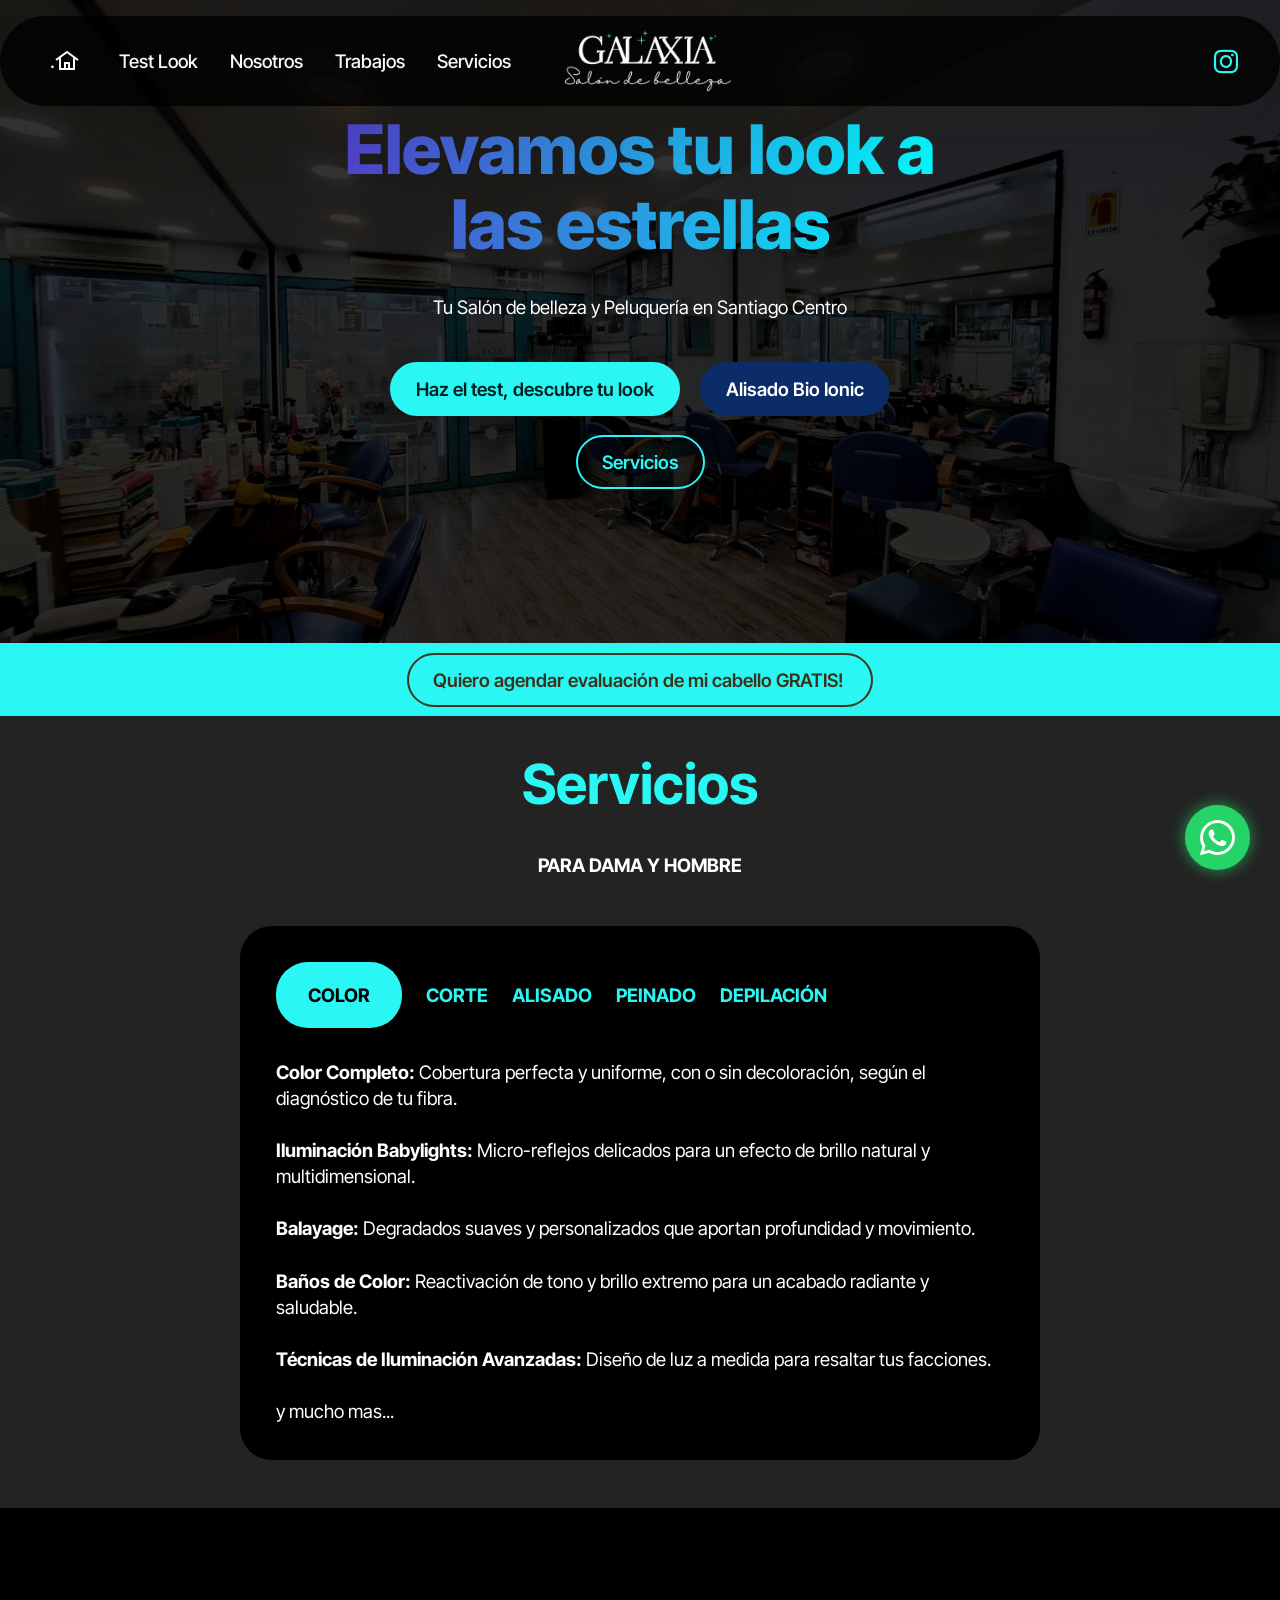
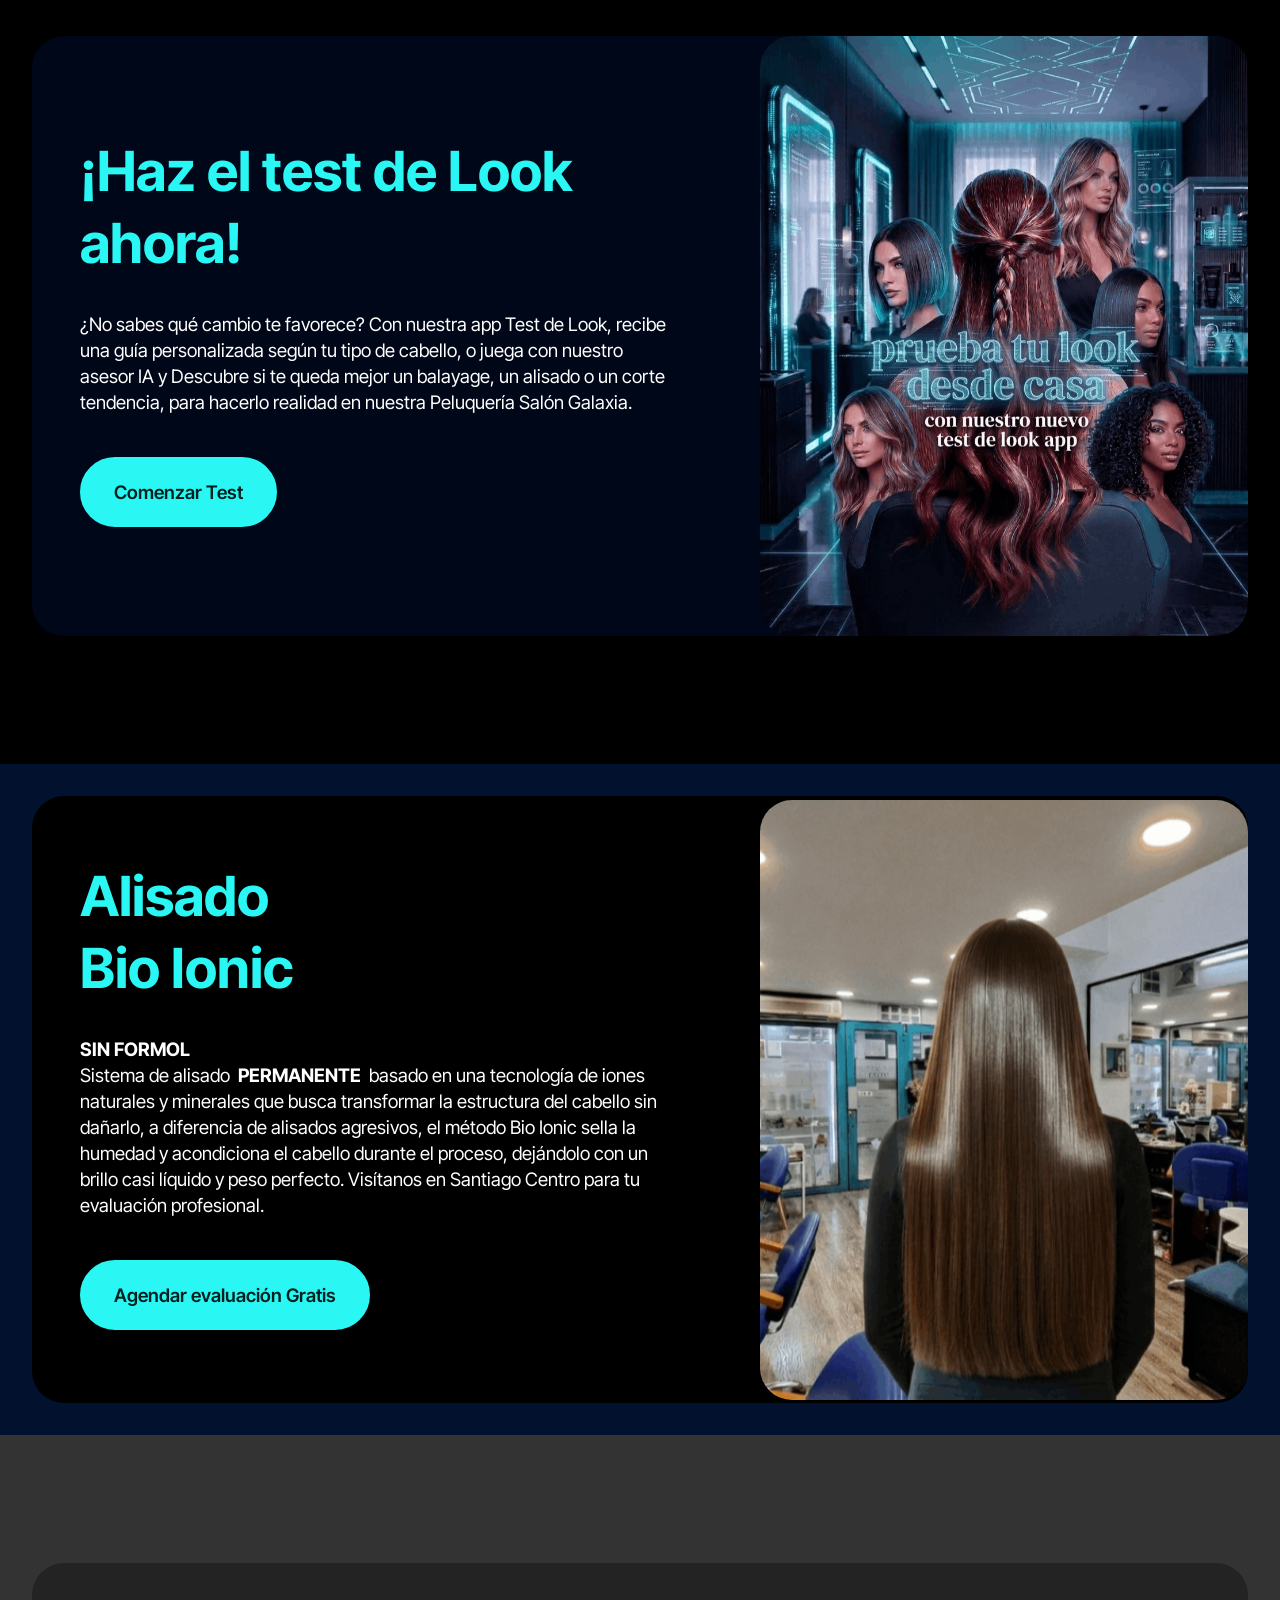
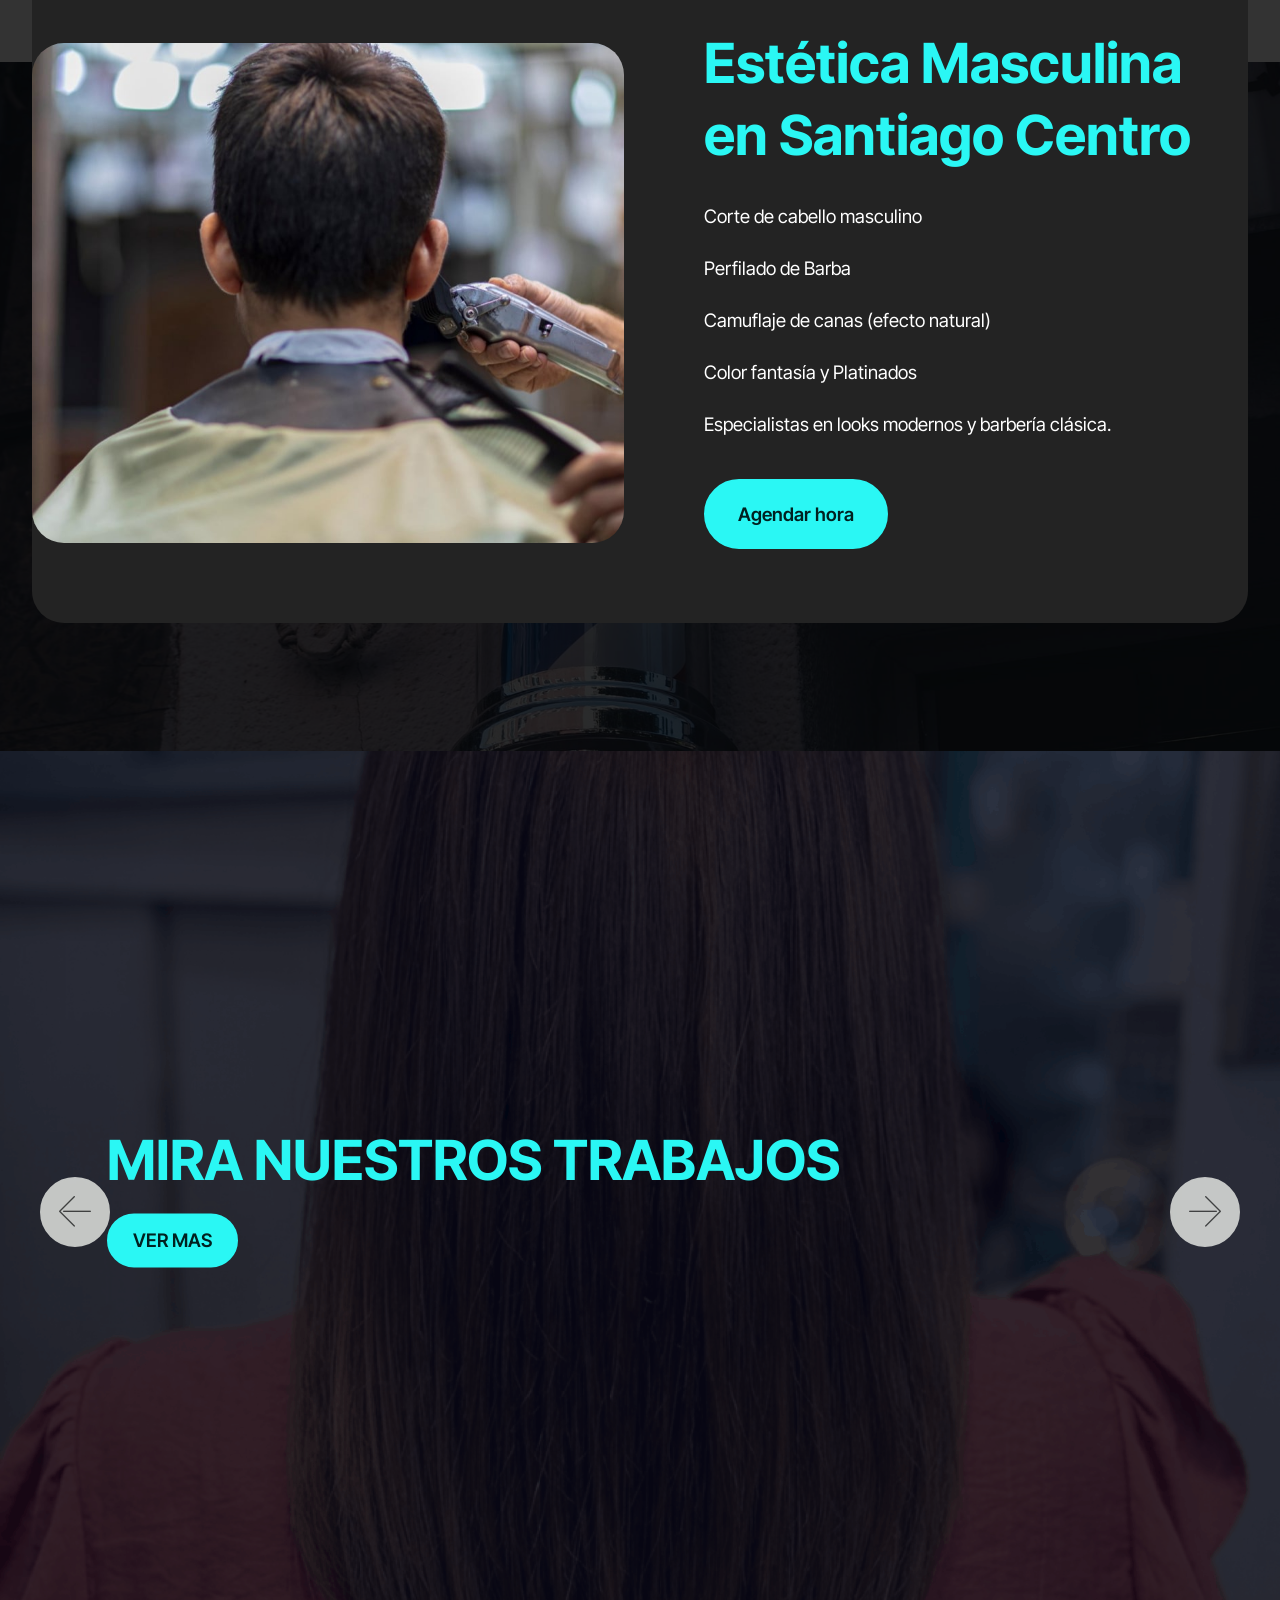
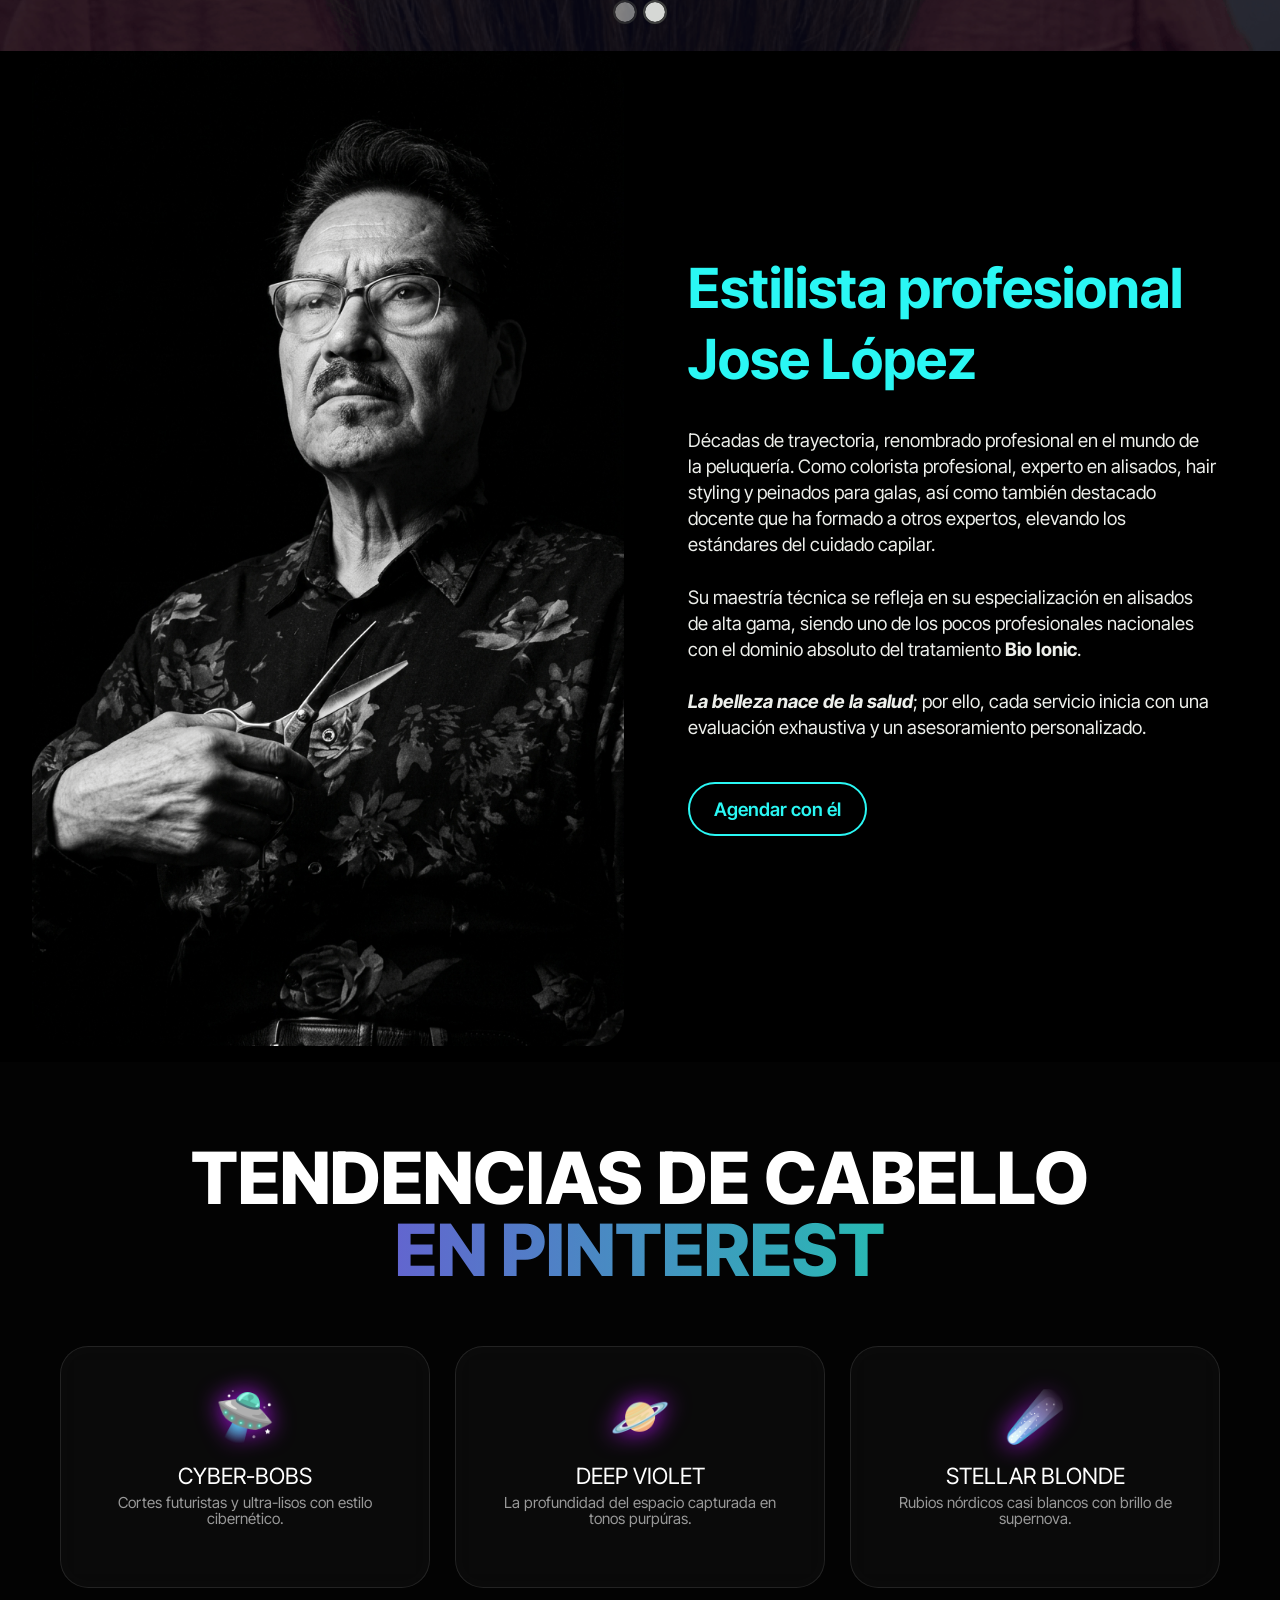
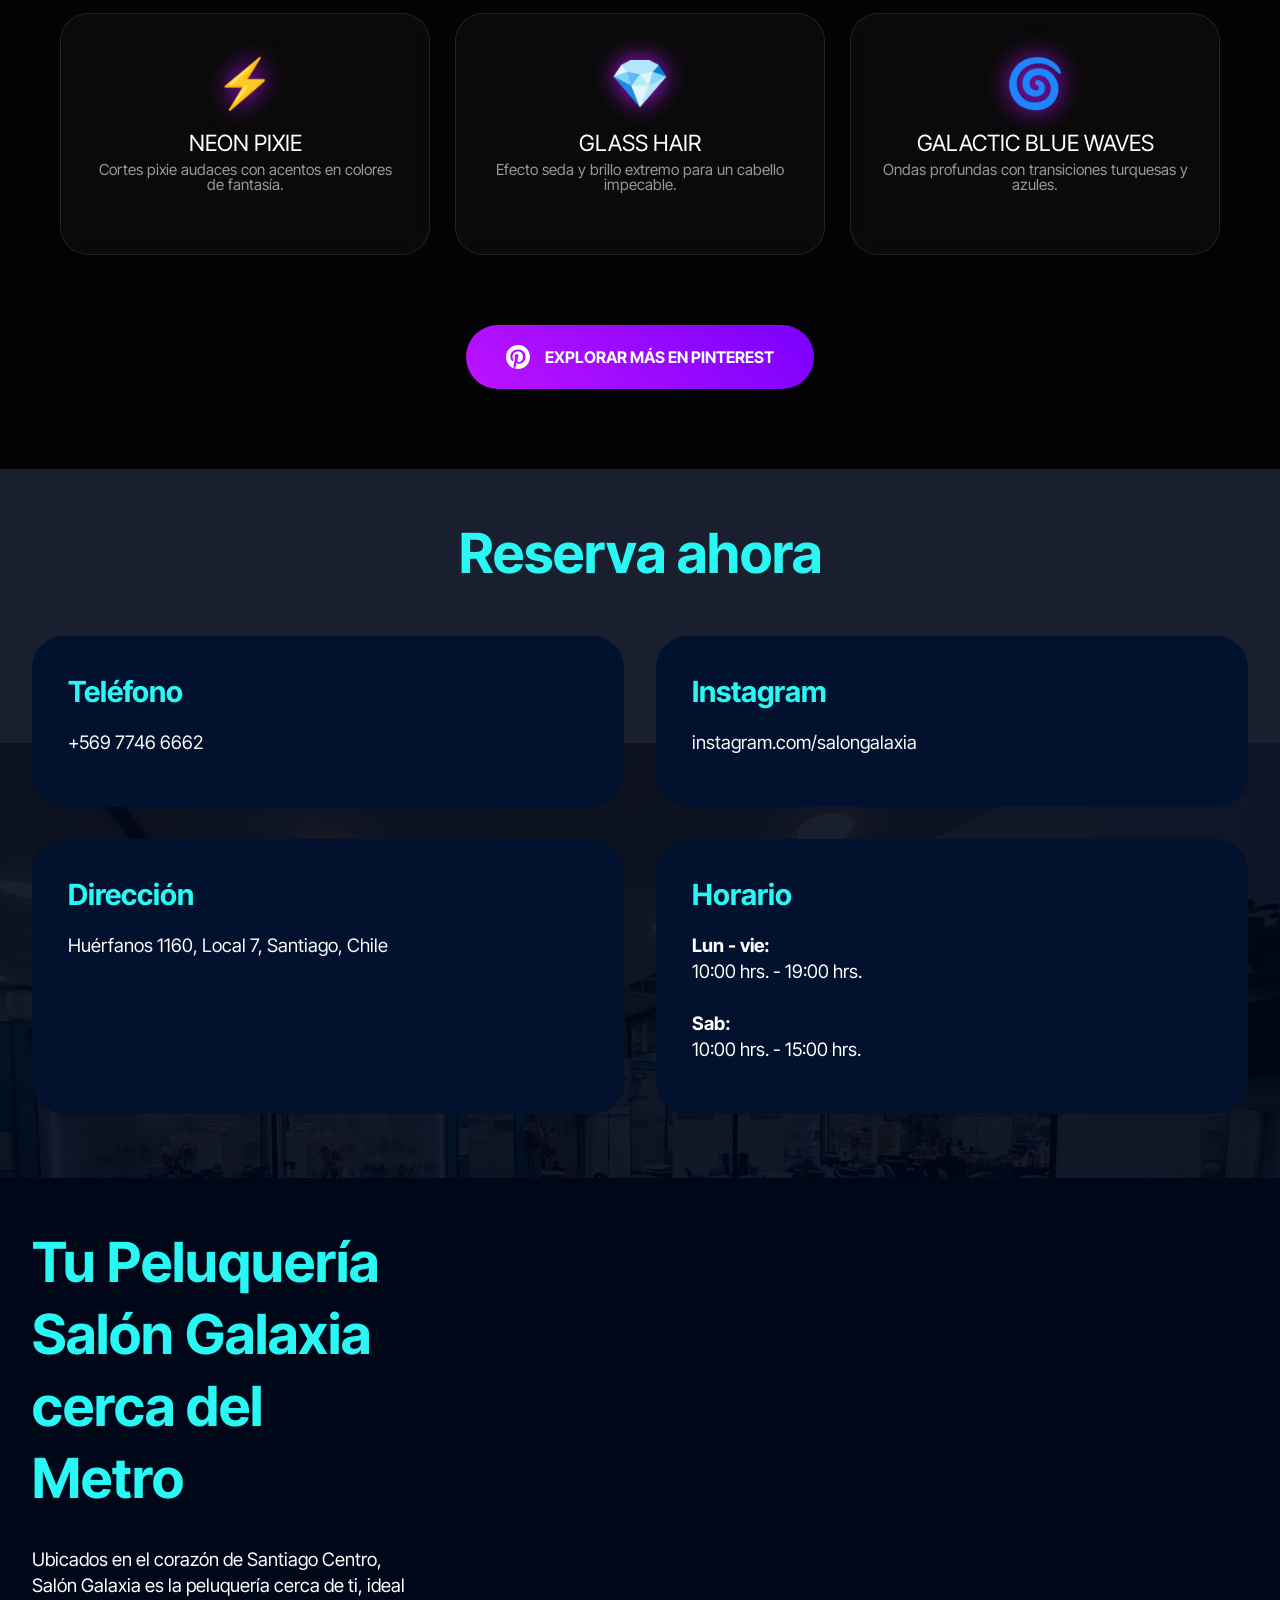
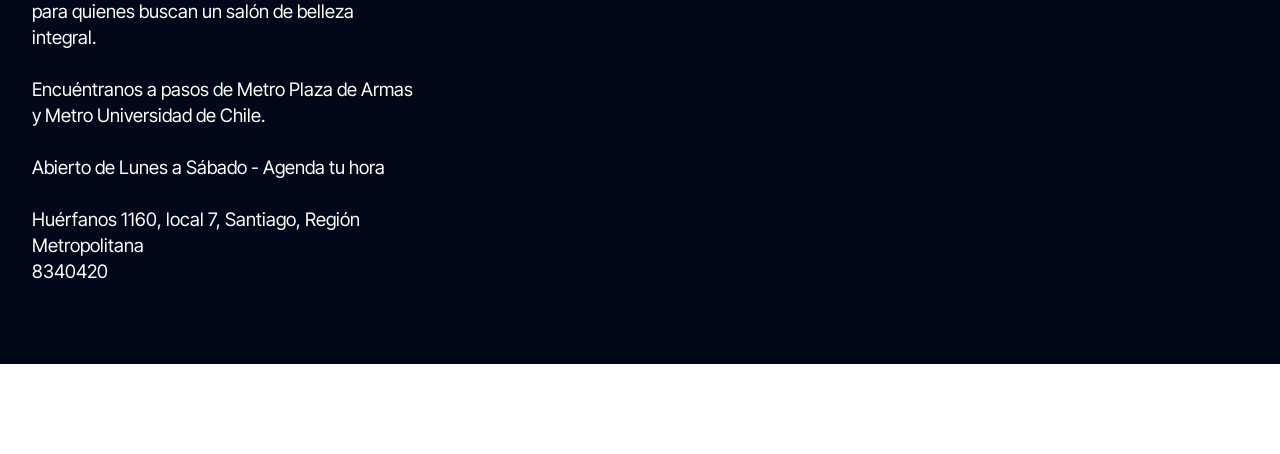
<file: index.html>
<!DOCTYPE html>
<html  >
<head>
  <meta charset="UTF-8">
  <meta http-equiv="X-UA-Compatible" content="IE=edge">
  <meta name="viewport" content="width=device-width, initial-scale=1, minimum-scale=1">
  <link rel="shortcut icon" href="assets/images/logo-galaxia-2023-mesa-de-trabajo-4-copia-3.svg" type="image/x-icon">
  <meta name="description" content="¿Buscas una peluquería cerca de ti? Somos expertos en alisado permanente Bio Ionic, balayage, peinados para eventos, camuflaje de canas para hombres, bótox capilar y venta de productos veganos, ubicados en Santiago Centro. Manicure, depilación, ¡Reserva online!
¡Haz nuestro test de look gratuito y encuentra tu estilo ideal">
  
  
  <title>Peluquería y Estética en Santiago Centro | Salón Galaxia</title>
  <link rel="stylesheet" href="assets/web/assets/mobirise-icons2/mobirise2.css">
  <link rel="stylesheet" href="assets/web/assets/mobirise-icons/mobirise-icons.css">
  <link rel="stylesheet" href="assets/bootstrap/css/bootstrap.min.css">
  <link rel="stylesheet" href="assets/bootstrap/css/bootstrap-grid.min.css">
  <link rel="stylesheet" href="assets/bootstrap/css/bootstrap-reboot.min.css">
  <link rel="stylesheet" href="assets/parallax/jarallax.css">
  <link rel="stylesheet" href="assets/dropdown/css/style.css">
  <link rel="stylesheet" href="assets/socicon/css/styles.css">
  <link rel="stylesheet" href="assets/theme/css/style.css">
  <link rel="preload" href="https://fonts.googleapis.com/css?family=Inter+Tight:100,200,300,400,500,600,700,800,900,100i,200i,300i,400i,500i,600i,700i,800i,900i&display=swap" as="style" onload="this.onload=null;this.rel='stylesheet'">
  <noscript><link rel="stylesheet" href="https://fonts.googleapis.com/css?family=Inter+Tight:100,200,300,400,500,600,700,800,900,100i,200i,300i,400i,500i,600i,700i,800i,900i&display=swap"></noscript>
  <link rel="preload" as="style" href="assets/mobirise/css/mbr-additional.css?v=bTwr4h"><link rel="stylesheet" href="assets/mobirise/css/mbr-additional.css?v=bTwr4h" type="text/css">

  
  
  
</head>
<body>
  
  <section data-bs-version="5.1" class="menu menu3 cid-vcV7arvGO5" once="menu" id="menu03-0">
	

	<nav class="navbar navbar-dropdown navbar-fixed-top navbar-expand-lg">
		<div class="container">
			<div class="navbar-brand">
				<span class="navbar-logo">
					<a href="index.html">
						<img src="assets/images/logo-galaxia-2023-4-404x145.png" alt="Logo de Salón Galaxia, Peluquería Galaxia, peluqería tendencia en Santiago Centro especialista en alisado permanente Bio Ionic, balayage y estética integral cerca de mi ubicación." style="height: 3.8rem;">
					</a>
				</span>
				
			</div>
			<button class="navbar-toggler" type="button" data-toggle="collapse" data-bs-toggle="collapse" data-target="#navbarSupportedContent" data-bs-target="#navbarSupportedContent" aria-controls="navbarNavAltMarkup" aria-expanded="false" aria-label="Toggle navigation">
				<div class="hamburger">
					<span></span>
					<span></span>
					<span></span>
					<span></span>
				</div>
			</button>
			<div class="collapse navbar-collapse" id="navbarSupportedContent">
				<ul class="navbar-nav nav-dropdown nav-right" data-app-modern-menu="true"><li class="nav-item">
						<a class="nav-link link text-white text-primary display-4" href="index.html">.<span class="mobi-mbri mobi-mbri-home mbr-iconfont mbr-iconfont-btn"></span></a>
					</li><li class="nav-item"><a class="nav-link link text-white text-primary display-4" href="testlook.html">Test Look</a></li>
					<li class="nav-item">
						<a class="nav-link link show text-white text-primary display-4" href="nosotros.html" aria-expanded="false">Nosotros</a>
					</li>
					<li class="nav-item">
						<a class="nav-link link text-white text-primary display-4" href="galeria.html">Trabajos</a>
					</li><li class="nav-item"><a class="nav-link link text-white display-4" href="index.html#tabs1-7">Servicios</a></li></ul>
				<div class="icons-menu">
					<a class="iconfont-wrapper" href="https://www.instagram.com/salongalaxia/" target="_blank">
						<span class="p-2 mbr-iconfont socicon-instagram socicon"></span>
					</a>
					
					
					
				</div>
				
			</div>
		</div>
	</nav>
</section>

<section data-bs-version="5.1" class="header09 startm5 cid-vcVlDHA5f6 mbr-parallax-background" id="header09-1">	
    
	<div class="mbr-overlay" style="opacity: 0.8; background-color: rgb(0, 0, 0);"></div>
	
	<div class="container">
		<div class="row">
			<div class="content-wrap col-12 col-md-7">
<style>
    /* Selector específico para que MR */
    h1.display-1 strong.titulo-galactico {
        display: block !important;
        width: 100% !important;
        /* El degradado de movimiento largo para que se note */
        background-image: linear-gradient(90deg, #533cc6, #00ffff, #533cc6, #00ffff) !important;
        background-size: 300% 100% !important;
        
        /* Recorte de texto */
        background-clip: text !important;
        -webkit-background-clip: text !important;
        
        /* Color transparente para fondo */
        color: transparent !important;
        -webkit-text-fill-color: transparent !important;
        
        font-weight: 800 !important;
        
        /* Animación forzada */
        animation: moverDegradado 5s linear infinite !important;
    }

    @keyframes moverDegradado {
        0% { background-position: 0% 50%; }
        100% { background-position: 100% 50%; }
    }
</style>

<h1 class="mbr-section-title mbr-fonts-style mbr-white mb-4 display-1">
    <strong class="titulo-galactico">Elevamos tu look a las estrellas</strong>
</h1>			
				<p class="mbr-fonts-style mbr-text mbr-white mb-4 display-7">
					Tu Salón de belleza y Peluquería en Santiago Centro</p>
				<div class="mbr-section-btn"><a class="btn btn-warning display-7" href="testlook.html">Haz el test, descubre tu look</a> <a class="btn btn-primary display-7" href="index.html#article05-f">Alisado Bio Ionic</a> <a class="btn btn-warning-outline display-7" href="index.html#tabs1-7">Servicios</a></div>
			</div>
		</div>
	</div>
</section>

<section data-bs-version="5.1" class="content11 cid-vcVA4JP2u3" id="content11-8">
    
    <div class="container">
        <div class="row justify-content-center">
            <div class="col-md-12 col-lg-10">
                <div class="mbr-section-btn align-center"><a class="btn btn-success-outline display-4" href="https://wa.me/56977466662?text=Hola%20José,%20ví%20el%20la%20página%20web%20y%20quiero%20agendar%20una%20hora%20para%20evaluar%20mi%20cabello%20y%20ver%20como%20podemos%20mejorarlo">Quiero agendar evaluación de mi cabello GRATIS!&nbsp;</a></div>
            </div>
        </div>
    </div>
</section>

<section data-bs-version="5.1" class="tabs content18 cid-vcVzMQUVUn" id="tabs1-7">

    

    
    
    <div class="container-fluid">
        <div class="row justify-content-center mb-5">
            <div class="col-12 content-head">
                <h3 class="mbr-section-title mb-0 mbr-fonts-style display-2">
                    <strong>Servicios</strong></h3>
                <h4 class="mbr-section-subtitle mb-0 mt-4 mbr-fonts-style display-7"><strong>PARA DAMA Y HOMBRE</strong></h4>
            </div>
        </div>
        <div class="row justify-content-center">
            <div class="col-12 col-md-8">
                <div class="item-wrapper">
                    <ul class="nav nav-tabs mb-4" role="tablist">
                        <li class="nav-item first mbr-fonts-style"><a class="nav-link mbr-fonts-style show active display-7" role="tab" data-toggle="tab" data-bs-toggle="tab" href="#tabs1-7_tab0" aria-selected="true"><strong>COLOR</strong></a></li>
                        <li class="nav-item"><a class="nav-link mbr-fonts-style active display-7" role="tab" data-toggle="tab" data-bs-toggle="tab" href="#tabs1-7_tab1" aria-selected="true"><strong>CORTE</strong></a></li>
                        <li class="nav-item"><a class="nav-link mbr-fonts-style display-7" role="tab" data-toggle="tab" data-bs-toggle="tab" href="#tabs1-7_tab2" aria-selected="false"><strong>ALISADO</strong></a></li>
                        <li class="nav-item"><a class="nav-link mbr-fonts-style display-7" role="tab" data-toggle="tab" data-bs-toggle="tab" href="#tabs1-7_tab3" aria-selected="false"><strong>PEINADO</strong></a></li>
                        <li class="nav-item"><a class="nav-link mbr-fonts-style active display-7" role="tab" data-toggle="tab" data-bs-toggle="tab" href="#tabs1-7_tab4" aria-selected="true"><strong>DEPILACIÓN</strong></a></li>
                        
                    </ul>
                    <div class="tab-content">
                        <div id="tab1" class="tab-pane in active" role="tabpanel">
                            <div class="row">
                                <div class="col-md-12">
                                    <p class="mbr-text mbr-fonts-style display-7"><strong>Color Completo:</strong> Cobertura perfecta y uniforme, con o sin decoloración, según el diagnóstico de tu fibra.<br><br><strong>Iluminación Babylights:</strong> Micro-reflejos delicados para un efecto de brillo natural y multidimensional.<br><br><strong>Balayage:</strong> Degradados suaves y personalizados que aportan profundidad y movimiento.<br><br><strong>Baños de Color:</strong> Reactivación de tono y brillo extremo para un acabado radiante y saludable.<br><br><strong>Técnicas de Iluminación Avanzadas:</strong> Diseño de luz a medida para resaltar tus facciones.<br><br>y mucho mas...</p>
                                </div>
                            </div>
                        </div>
                        <div id="tab2" class="tab-pane" role="tabpanel">
                            <div class="row">
                                <div class="col-md-12">
                                    <p class="mbr-text mbr-fonts-style display-7"><strong>Te asesoramos en tu corte:</strong><br><br><strong>Corte</strong>: cortes con diseños personalizados que respetan la caída natural y textura de tu cabello.<br><br><strong>Cambio de Look:</strong> Asesoramiento experto para transformar tu imagen con precisión técnica.<br><br><strong>Mantenimiento de Puntas:</strong> Corte técnico para sanar la fibra sin perder el largo deseado.<br><br>y mocho más...<br></p>
                                </div>
                            </div>
                        </div>
                        <div id="tab3" class="tab-pane" role="tabpanel">
                            <div class="row">
                                <div class="col-md-12">
                                    <p class="mbr-text mbr-fonts-style display-7">
                                        Especialistas en técnicas de tendencia que priorizan la salud de tu cabello.<br><br>Utilizamos una selección de productos de la más alta calidad que se ajustan a las necesidades de tu cabello, logrando un resultado <strong>sedoso, brillante y perfecto.</strong></p>
                                </div>
                            </div>
                        </div>
                        <div id="tab4" class="tab-pane" role="tabpanel">
                            <div class="row">
                                <div class="col-md-12">
                                    <p class="mbr-text mbr-fonts-style display-7"><strong>
                                        Técnicas de vangardia para eventos especiales.</strong><br><strong><br></strong>Peinados para galas, matrimonios, fiestas y Red Carpet y más.&nbsp;</p>
                                </div>
                            </div>
                        </div>
                        <div id="tab5" class="tab-pane" role="tabpanel">
                            <div class="row">
                                <div class="col-md-12">
                                    <p class="mbr-text mbr-fonts-style display-7"><strong>Suavidad absoluta con estándares de higiene clínica.</strong><br><br><strong>Depilación Facial y Corporal:</strong> Técnicas precisas para tu piel tersa y libre de vello.<br><br>Garantizamos máxima privacidad e higiene.</p>
                                </div>
                            </div>
                        </div>
                        
                    </div>
                </div>
            </div>
        </div>
    </div>
</section>

<section data-bs-version="5.1" class="start article05 cid-vduD8hwvJC" id="article05-24">
  

  
  

  <div class="container">
    <div class="row justify-content-center align-items-center">
      <div class="col-12">
        <div class="card-wrapper">
          <div class="row">
            <div class="col-12 col-md-12 col-lg-5 image-wrapper">
              <a href="testlook.html"><img class="w-100" src="assets/images/gemini-generated-image-6nlqdu6nlqdu6nlq-848x1241.png" alt="Test de look virtual para cabello y asesoría de imagen en Salón Galaxia Santiago"></a>
            </div>
            <div class="col-12 col-lg col-md-12">
              <div class="text-wrapper align-left">
                <h1 class="mbr-section-title mbr-fonts-style mb-4 display-2">
                  <strong>¡Haz el test de Look ahora!</strong></h1>
                <p class="mbr-text mbr-fonts-style mb-4 display-7">¿No sabes qué cambio te favorece? Con nuestra app Test de Look, recibe una guía personalizada según tu tipo de cabello, o juega con nuestro asesor IA y Descubre si te queda mejor un balayage, un alisado o un corte tendencia, para hacerlo realidad en nuestra Peluquería Salón Galaxia.</p>
                <div class="mbr-section-btn mt-3"><a class="btn btn-lg btn-warning display-7" href="testlook.html">Comenzar Test</a></div>
              </div>
            </div>
          </div>
        </div>
      </div>
    </div>
  </div>
</section>

<section data-bs-version="5.1" class="start article05 cid-vcWgQ91Ovx" id="article05-f">
  

  
  

  <div class="container">
    <div class="row justify-content-center align-items-center">
      <div class="col-12">
        <div class="card-wrapper">
          <div class="row">
            <div class="col-12 col-md-12 col-lg-5 image-wrapper">
              <img class="w-100" src="assets/images/gemini-generated-image-fd697zfd697zfd69-1-1036x565.png" alt="Resultado de alisado Bio Ionic permanente sin formol en Salón Galaxia Santiago Centro">
            </div>
            <div class="col-12 col-lg col-md-12">
              <div class="text-wrapper align-left">
                <h1 class="mbr-section-title mbr-fonts-style mb-4 display-2">
                  <strong>Alisado</strong><br><strong>Bio Ionic</strong></h1>
                <p class="mbr-text mbr-fonts-style mb-4 display-7"><strong>SIN FORMOL</strong><br>Sistema de alisado&nbsp;&nbsp;<strong>PERMANENTE&nbsp;&nbsp;</strong>basado en una tecnología de iones naturales y minerales que busca transformar la estructura del cabello sin dañarlo, a diferencia de alisados agresivos, el método Bio Ionic sella la humedad y acondiciona el cabello durante el proceso, dejándolo con un brillo casi líquido y peso perfecto. Visítanos en Santiago Centro para tu evaluación profesional.<br>
                </p>
                <div class="mbr-section-btn mt-3"><a class="btn btn-lg btn-warning display-7" href="https://wa.me/56977466662?text=Hola%20José!%20Ví%20su%20página%20web%20y%20me%20intersa%20realizarme%20un%20alisado%20Bio%20Ionic,%20me%20gustaría%20agendar%20una%20evaluación%20de%20mi%20cabello." target="_blank">Agendar evaluación Gratis</a></div>
              </div>
            </div>
          </div>
        </div>
      </div>
    </div>
  </div>
</section>

<section data-bs-version="5.1" class="features024 cid-vd0i16gSsA mbr-parallax-background" id="features024-y">
  

  
  <div class="mbr-overlay" style="opacity: 0.8; background-color: rgb(0, 0, 0);"></div>

  <div class="container">
    <div class="row justify-content-center align-items-center">
      <div class="col-12">
        <div class="card-wrapper">
          <div class="row">
            <div class="col-12 col-md-12 col-lg-6 image-wrapper">
              <img class="w-100" src="assets/images/mbr-1-1256x837.jpeg" alt="Corte de pelo hombre, Barbería, Barbershop y camuflaje de canas en Santiago Centro - Salón Galaxia">
            </div>
            <div class="col-12 col-lg col-md-12">
              <div class="text-wrapper align-left">
                <h5 class="mbr-section-title mbr-fonts-style mb-4 display-2"><strong>Estética Masculina en Santiago Centro</strong></h5>
                
                <p class="mbr-text mbr-fonts-style mb-4 display-7">Corte de cabello masculino<br><br>Perfilado de Barba<br><br>Camuflaje de canas (efecto natural)<br><br>Color fantasía y Platinados<br><br>Especialistas en looks modernos y barbería clásica.<br></p>
                <div class="mbr-section-btn mt-3"><a class="btn btn-lg btn-warning display-7" href="https://wa.me/56977466662?text=Hola%20José!%20Quisiera%20agendar%20una%20hora%20para%20Caballero%20para%20realizarme%20(Corte/Barba/Canas/Otro,%20elige%20tu%20servicio)" target="_blank">Agendar hora</a></div>
              </div>
            </div>
          </div>
        </div>
      </div>
    </div>
  </div>
</section>

<section data-bs-version="5.1" class="carousel slide cid-vd0HUO9HLn" data-interval="false" data-bs-interval="false" id="slider1-18">

    

    <div class="full-screen"><div class="mbr-slider slide carousel" data-keyboard="false" data-bs-keyboard="false" data-ride="carousel" data-bs-ride="carousel" data-interval="6000" data-bs-interval="6000" data-bs-pause="true" data-pause="true"><ol class="carousel-indicators"><li data-app-prevent-settings="" data-target="#slider1-18" data-bs-target="#slider1-18" data-slide-to="0" data-bs-slide-to="0"></li><li data-app-prevent-settings="" data-target="#slider1-18" data-bs-target="#slider1-18" class=" active" data-slide-to="1" data-bs-slide-to="1"></li></ol><div class="carousel-inner" role="listbox"><div class="carousel-item slider-fullscreen-image" data-bg-video-slide="false" style="background-image: url(assets/images/assets-web-salon-galaxia-2-1980x2652.png);"><div class="container container-slide"><div class="image_wrapper"><div class="mbr-overlay" style="opacity: 0.8; background-color: rgb(0, 7, 24);"></div><img src="assets/images/assets-web-salon-galaxia-2-1980x2652.png" alt="" title=""><div class="carousel-caption justify-content-center"><div class="col-10 align-left"><h2 class="mbr-fonts-style display-2"><strong>MIRA NUESTROS TRABAJOS</strong></h2><div class="mbr-section-btn" buttons="0"><a class="btn display-4 btn-warning" href="galeria.html">VER MÁS</a> </div></div></div></div></div></div><div class="carousel-item slider-fullscreen-image active" data-bg-video-slide="false" style="background-image: url(assets/images/assets-web-salon-galaxia-12-1920x2572.png);"><div class="container container-slide"><div class="image_wrapper"><div class="mbr-overlay" style="opacity: 0.8; background-color: rgb(0, 7, 24);"></div><img src="assets/images/assets-web-salon-galaxia-12-1920x2572.png" alt="" title=""><div class="carousel-caption justify-content-center"><div class="col-10 align-left"><h2 class="mbr-fonts-style display-2"><strong>MIRA NUESTROS TRABAJOS</strong></h2><div class="mbr-section-btn" buttons="0"><a class="btn display-4 btn-warning" href="galeria.html">VER MAS</a> </div></div></div></div></div></div></div><a data-app-prevent-settings="" class="carousel-control carousel-control-prev" role="button" data-slide="prev" data-bs-slide="prev" href="#slider1-18"><span aria-hidden="true" class="mbri-left mbr-iconfont"></span><span class="sr-only visually-hidden">Previous</span></a><a data-app-prevent-settings="" class="carousel-control carousel-control-next" role="button" data-slide="next" data-bs-slide="next" href="#slider1-18"><span aria-hidden="true" class="mbri-right mbr-iconfont"></span><span class="sr-only visually-hidden">Next</span></a></div></div>

</section>

<section data-bs-version="5.1" class="start article2 cid-vcVSqgkRJ2" id="article02-e">
	

	
	

	<div class="container">
		<div class="row justify-content-center">
			<div class="col-12 col-md-12 col-lg-6 image-wrapper">
				<img class="w-100" src="assets/images/gemini-generated-image-3a3pxd3a3pxd3a3p-768x1376.png" alt="Estilista profesional Jose López, experto en alisado y colorista en Santiago Centro - Salón Galaxia">
			</div>
			<div class="col-12 col-md-12 col-lg">
				<div class="text-wrapper align-left">
					<h1 class="mbr-section-title mbr-fonts-style mb-4 display-2">
						<strong>Estilista profesional</strong><br><strong>Jose López</strong></h1>
					<p class="mbr-text align-left mbr-fonts-style mb-4 display-7">Décadas de trayectoria, renombrado profesional en el mundo de la peluquería. Como colorista profesional, experto en alisados, hair styling y peinados para galas, así como también destacado docente que ha formado a otros expertos, elevando los estándares del cuidado capilar.<br>
<br>Su maestría técnica se refleja en su especialización en alisados de alta gama, siendo uno de los pocos profesionales nacionales con el dominio absoluto del tratamiento <strong>Bio Ionic</strong>.<br>
<br><em><strong>La belleza nace de la salud</strong></em>; por ello, cada servicio inicia con una evaluación exhaustiva y un asesoramiento personalizado.</p>
					<div class="mbr-section-btn align-left mt-3"><a class="btn btn-warning-outline display-7" href="https://wa.me/56977466662?text=Hola%20José,%20ví%20tu%20web%20y%20me%20gustaría%20agendar%20una%20hora%20y%20asesoría%20para%20mi%20cabello" target="_blank">Agendar con él</a></div>
				</div>
			</div>
		</div>
	</div>
</section>
<section id="pinterest-trends" style="background-color: #030303; padding: 0;">
    <style>
        /* variables y estilos seccion pinteres para que funcionen localmente en esta sección */
        :root {
            --bg-p: #030303;
            --cyan-p: #00f2ff;
            --turquoise-p: #00f5a0;
            --purple-p: #bc13fe;
            --glass-p: rgba(255, 255, 255, 0.03);
            --border-p: rgba(255, 255, 255, 0.1);
        }
        .trends-wrapper { max-width: 1200px; margin: 0 auto; padding: 80px 20px; text-align: center; }
        .title-wrapper { margin-bottom: 60px; }
        .main-title-p { font-size: clamp(2rem, 7vw, 4.5rem); font-weight: 800; text-transform: uppercase; margin: 0; color: #ffffff; }
.gradient-text {
    display: block;
    /* Usa Violeta -> Turquesa -> Violeta */
    background: linear-gradient(90deg, 
        #8a2be2, 
        var(--turquoise-p), 
        #8a2be2); 
    background-size: 200% auto;
    
    -webkit-background-clip: text;
    -webkit-text-fill-color: transparent;
    font-weight: 800;

    /* Animación fluida */
    animation: shine 4s linear infinite;
}

@keyframes shine {
    to {
        background-position: 200% center;
    }
}
		.trends-container { display: grid; grid-template-columns: repeat(3, 1fr); gap: 25px; margin-bottom: 70px; }
        .card-p { 
            text-decoration: none; background: var(--glass-p); border: 1px solid var(--border-p); 
            border-radius: 28px; padding: 45px 30px; backdrop-filter: blur(15px); transition: all 0.5s ease;
            display: flex; flex-direction: column; align-items: center;
        }
        .card-p:hover { transform: translateY(-15px); border-color: var(--cyan-p); box-shadow: 0 25px 50px -12px rgba(0, 242, 255, 0.2); }
        .card-icon { font-size: 3rem; margin-bottom: 25px; filter: drop-shadow(0 0 12px var(--purple-p)); }
        .card-p h3 { color: #fff; text-transform: uppercase; font-size: 1.4rem; }
        .card-p p { color: #999; font-size: 0.95rem; }
        .btn-pinterest { 
            display: inline-flex; align-items: center; gap: 15px; padding: 20px 40px; border-radius: 100px;
            background: linear-gradient(45deg, var(--purple-p), #7a00ff); color: white !important; 
            text-decoration: none; font-weight: 700; transition: 0.4s;
        }
        @media (max-width: 992px) { .trends-container { grid-template-columns: repeat(2, 1fr); } }
        @media (max-width: 600px) { 
            .trends-container { display: flex; overflow-x: auto; gap: 20px; padding-bottom: 30px; }
            .card-p { min-width: 80vw; }
        }
    </style>

    <div class="trends-wrapper">
        <div class="title-wrapper">
            <h2 class="main-title-p">TENDENCIAS DE CABELLO <span class="gradient-text">EN PINTEREST </span></h2>
        </div>

        <div class="trends-container">
            <a href="https://cl.pinterest.com/search/pins/?q=cyber%20bob%20haircut" target="_blank" class="card-p">
                <div class="card-icon">🛸</div>
                <h3>Cyber-Bobs</h3>
                <p>Cortes futuristas y ultra-lisos con estilo cibernético.</p>
            </a>
            <a href="https://cl.pinterest.com/search/pins/?q=deep%20violet%20hair%20color" target="_blank" class="card-p">
                <div class="card-icon">🪐</div>
                <h3>Deep Violet</h3>
                <p>La profundidad del espacio capturada en tonos purpúras.</p>
            </a>
            <a href="https://cl.pinterest.com/search/pins/?q=stellar%20white%20blonde%20hair" target="_blank" class="card-p">
                <div class="card-icon">☄️</div>
                <h3>Stellar Blonde</h3>
                <p>Rubios nórdicos casi blancos con brillo de supernova.</p>
            </a>
            <a href="https://cl.pinterest.com/search/pins/?q=neon%20colored%20pixie%20cut" target="_blank" class="card-p">
                <div class="card-icon">⚡</div>
                <h3>Neon Pixie</h3>
                <p>Cortes pixie audaces con acentos en colores de fantasía.</p>
            </a>
            <a href="https://cl.pinterest.com/search/pins/?q=glass%20hair%20trend" target="_blank" class="card-p">
                <div class="card-icon">💎</div>
                <h3>Glass Hair</h3>
                <p>Efecto seda y brillo extremo para un cabello impecable.</p>
            </a>
            <a href="https://cl.pinterest.com/search/pins/?q=galactic%20blue%20waves%20hair" target="_blank" class="card-p">
                <div class="card-icon">🌀</div>
                <h3>Galactic Blue Waves</h3>
                <p>Ondas profundas con transiciones turquesas y azules.</p>
            </a>
        </div>

        <a href="https://cl.pinterest.com/search/pins/?q=hair%20trends&rs=typed" target="_blank" class="btn-pinterest">
            <svg width="24" height="24" fill="currentColor" viewBox="0 0 24 24"><path d="M12 0c-6.627 0-12 5.372-12 12 0 5.084 3.163 9.426 7.627 11.174-.105-.949-.2-2.405.042-3.441.218-.937 1.407-5.965 1.407-5.965s-.359-.719-.359-1.782c0-1.668.967-2.914 2.171-2.914 1.023 0 1.518.769 1.518 1.69 0 1.029-.655 2.568-.994 3.995-.283 1.194.599 2.169 1.777 2.169 2.133 0 3.772-2.249 3.772-5.495 0-2.873-2.064-4.882-5.012-4.882-3.414 0-5.418 2.561-5.418 5.207 0 1.031.397 2.138.893 2.738.098.119.112.224.083.345-.091.377-.293 1.189-.332 1.343-.052.203-.173.246-.399.141-1.488-.693-2.418-2.871-2.418-4.62 0-3.762 2.733-7.215 7.876-7.215 4.135 0 7.348 2.946 7.348 6.885 0 4.108-2.59 7.415-6.185 7.415-1.208 0-2.343-.627-2.732-1.369l-.744 2.83c-.269 1.026-1.001 2.313-1.492 3.111 1.125.347 2.314.535 3.548.535 6.627 0 12-5.373 12-12s-5.373-12-12-12z"/></svg>
            EXPLORAR MÁS EN PINTEREST
        </a>
    </div>
</section>
<section data-bs-version="5.1" class="contacts01 cid-vd0ok5XapE mbr-parallax-background" id="contacts01-11">
    

    
    <div class="mbr-overlay" style="opacity: 0.9; background-color: rgb(0, 7, 24);">
    </div>
    <div class="container">
        <div class="row justify-content-center">
            <div class="col-12 content-head">
                <div class="mbr-section-head mb-5">
                    <h3 class="mbr-section-title mbr-fonts-style align-center mb-0 display-2">
                        <strong>Reserva ahora</strong></h3>
                    
                </div>
            </div>
        </div>
        <div class="row">
            <div class="item features-without-image col-12 col-md-6 active">
                <div class="item-wrapper">
                    <div class="text-wrapper">
                        <h6 class="card-title mbr-fonts-style mb-3 display-5">
                            <strong>Teléfono</strong></h6>
                        <p class="mbr-text mbr-fonts-style display-7">
                            +<a href="tel:+56977466662" class="text-white text-primary">569 7746 6662</a>
                        </p>
                    </div>
                </div>
            </div>
            <div class="item features-without-image col-12 col-md-6">
                <div class="item-wrapper">
                    <div class="text-wrapper">
                        <h6 class="card-title mbr-fonts-style mb-3 display-5">
                            <strong>Instagram</strong></h6>
                        <p class="mbr-text mbr-fonts-style display-7"><a href="https://www.instagram.com/salongalaxia/" class="text-white" target="_blank">instagram.com/salongalaxia</a></p>
                    </div>
                </div>
            </div>
            <div class="item features-without-image col-12 col-md-6">
                <div class="item-wrapper">
                    <div class="text-wrapper">
                        <h6 class="card-title mbr-fonts-style mb-3 display-5"><strong>Dirección</strong></h6>
                        <p class="mbr-text mbr-fonts-style display-7">
                            <a href="https://maps.app.goo.gl/AgjPL5hmrvbKuthF9" class="text-white" target="_blank">Huérfanos 1160, Local 7, Santiago, Chile</a>
                        </p>
                    </div>
                </div>
            </div>
            <div class="item features-without-image col-12 col-md-6">
                <div class="item-wrapper">
                    <div class="text-wrapper">
                        <h6 class="card-title mbr-fonts-style mb-3 display-5">
                            <strong>Horario</strong></h6>
                        <p class="mbr-text mbr-fonts-style display-7"><strong>Lun - vie:<br></strong>10:00 hrs. - 19:00 hrs.<br><br><strong>Sab:<br></strong>10:00 hrs. - 15:00 hrs.</p>
                    </div>
                </div>
            </div>
        </div>
    </div>
</section>

<section data-bs-version="5.1" class="contacts03 cid-vdMSDWZ9m8" id="contacts03-2a">
  

  
  <div class="container">
    <div class="row justify-content-center">
      <div class="col-lg-4">
        <div class="col-12 col-md-12">
          <h5 class="mbr-section-title mbr-fonts-style mt-0 mb-4 display-2"><strong>Tu Peluquería Salón Galaxia cerca del Metro</strong></h5>
          <h6 class="mbr-section-subtitle mbr-fonts-style mt-0 mb-4 display-7">Ubicados en el corazón de Santiago Centro, Salón Galaxia es la peluquería cerca de ti, ideal para quienes buscan un salón de belleza integral.<br><br>Encuéntranos a pasos de Metro Plaza de Armas y Metro Universidad de Chile.<br><br>Abierto de Lunes a Sábado - Agenda tu hora<br><br>Huérfanos 1160, local 7,&nbsp;Santiago, Región Metropolitana<br>8340420</h6>
          
        </div>
      </div>
      <div class="col-lg-8 side-features">
        <div class="google-map"><iframe frameborder="0" style="border:0" src="https://www.google.com/maps/embed?pb=!1m18!1m12!1m3!1d3329.360395847201!2d-70.653103!3d-33.4399159!2m3!1f0!2f0!3f0!3m2!1i1024!2i768!4f13.1!3m3!1m2!1s0x9662c5a43c2d7007%3A0x35068c3cf4671018!2sHu%C3%A9rfanos%201160%2C%20local%207%2C%208340420%20Santiago%2C%20Regi%C3%B3n%20Metropolitana!5e0!3m2!1ses-419!2scl!4v1773439513687!5m2!1ses-419!2scl" allowfullscreen=""></iframe></div>
      </div>
    </div>
  </div>
</section>

<section data-bs-version="5.1" class="footer4 cid-vd0odIPHtm mbr-reveal" once="footers" id="footer04-10">

    

    

    <div class="container">
        <div class="media-container-row align-center mbr-white">
            <div class="col-12">
                <p class="mbr-text mb-0 mbr-fonts-style display-7">
                    © Salón Galaxia - Todos los derechos reservados</p>
            </div>
        </div>
    </div>
</section><script src="assets/bootstrap/js/bootstrap.bundle.min.js"></script>  <script src="assets/parallax/jarallax.js"></script>  <script src="assets/smoothscroll/smooth-scroll.js"></script>  <script src="assets/ytplayer/index.js"></script>  <script src="assets/dropdown/js/navbar-dropdown.js"></script>  <script src="assets/mbr-tabs/mbr-tabs.js"></script>  <script src="assets/vimeoplayer/player.js"></script>  <script src="assets/theme/js/script.js"></script>  <script src="assets/slidervideo/script.js"></script>  
  
<style>
    /* Contenedor principal para manejar las ondas */
    .whatsapp-pulse-wrapper {
        position: fixed;
        bottom: 30px;
        right: 30px;
        z-index: 10000;
        width: 65px;
        height: 65px;
        display: flex;
        align-items: center;
        justify-content: center;
    }

    /* Estilo Base del Botón (El círculo central) */
    .whatsapp-pulse-btn {
        width: 65px;
        height: 65px;
        background-color: #25D366;
        color: #FFF !important;
        border-radius: 50%;
        text-align: center;
        font-size: 35px;
        display: flex;
        align-items: center;
        justify-content: center;
        text-decoration: none;
        position: relative; /* Importante para las ondas detrás */
        z-index: 2; /* Por encima de las ondas */
        
        /* Efecto Neón Base */
        box-shadow: 0 0 15px rgba(37, 211, 102, 0.7);
        
        /* Suavidad de transición y animación de bamboleo suave */
        transition: all 0.3s ease-in-out;
        animation: wobble-subtle 4s infinite ease-in-out;
    }

    /* Las Ondas Orgánicas (Pseudo-elementos) */
    .whatsapp-pulse-btn::before,
    .whatsapp-pulse-btn::after {
        content: "";
        position: absolute;
        top: 0;
        left: 0;
        width: 100%;
        height: 100%;
        background-color: rgba(37, 211, 102, 0.5); /* Verde semi-transparente */
        border-radius: 50%;
        z-index: 1; /* Detrás del botón principal */
        opacity: 0;
        /* Efecto Neón en la onda */
        box-shadow: 0 0 20px rgba(37, 211, 102, 0.6);
    }

    /* Primera Onda (Inicio inmediato) */
    .whatsapp-pulse-btn::before {
        animation: pulse-organic 2.5s infinite linear;
    }

    /* Segunda Onda (Retrasada para crear flujo continuo) */
    .whatsapp-pulse-btn::after {
        animation: pulse-organic 2.5s infinite linear;
        animation-delay: 1.25s; /* Mitad de la duración para desfasar */
    }

    /* Hover: Intensifica el efecto al pasar el mouse */
    .whatsapp-pulse-btn:hover {
        transform: scale(1.1);
        box-shadow: 0 0 30px rgba(37, 211, 102, 1);
        background-color: #20ba5a;
        color: #fff !important;
    }

    /* Keyframes para el Bamboleo Suave (Wobble) - Menos agresivo */
    @keyframes wobble-subtle {
        0%, 100% { transform: rotate(0deg); }
        15% { transform: rotate(-8deg); }
        30% { transform: rotate(8deg); }
        45% { transform: rotate(0deg); }
    }

    /* Keyframes para el Pulso Orgánico (Ripple) */
    @keyframes pulse-organic {
        0% {
            transform: scale(1);
            opacity: 0;
        }
        10% {
            opacity: 1; /* Aparece rápido al inicio */
        }
        80% {
            opacity: 0.3; /* Se va desvaneciendo suavemente */
        }
        100% {
            transform: scale(2.2); /* Crece más del doble */
            opacity: 0; /* Desaparece por completo al final */
        }
    }

    /* Ajuste para dispositivos móviles */
    @media (max-width: 768px) {
        .whatsapp-pulse-wrapper {
            bottom: 20px;
            right: 20px;
            width: 55px;
            height: 55px;
        }
        .whatsapp-pulse-btn {
            width: 55px;
            height: 55px;
            font-size: 28px;
        }
        /* Ajuste de escala de pulso para móvil */
        @keyframes pulse-organic {
            0% { transform: scale(1); opacity: 0; }
            10% { opacity: 1; }
            100% { transform: scale(1.8); opacity: 0; }
        }
    }
</style>

<div class="whatsapp-pulse-wrapper">
    <a href="https://wa.me/56977466662?text=Hola%20José!%20Ví%20la%20página%20web%20de%20Salón%20Galaxia%20y%20quiero%20agendar%20una%20hora." 
       class="whatsapp-pulse-btn" 
       target="_blank" 
       rel="noopener noreferrer"
       title="Chatea con José López">
        <i class="socicon-whatsapp socicon"></i>
    </a>
</div>
</body>
</html>
</file>
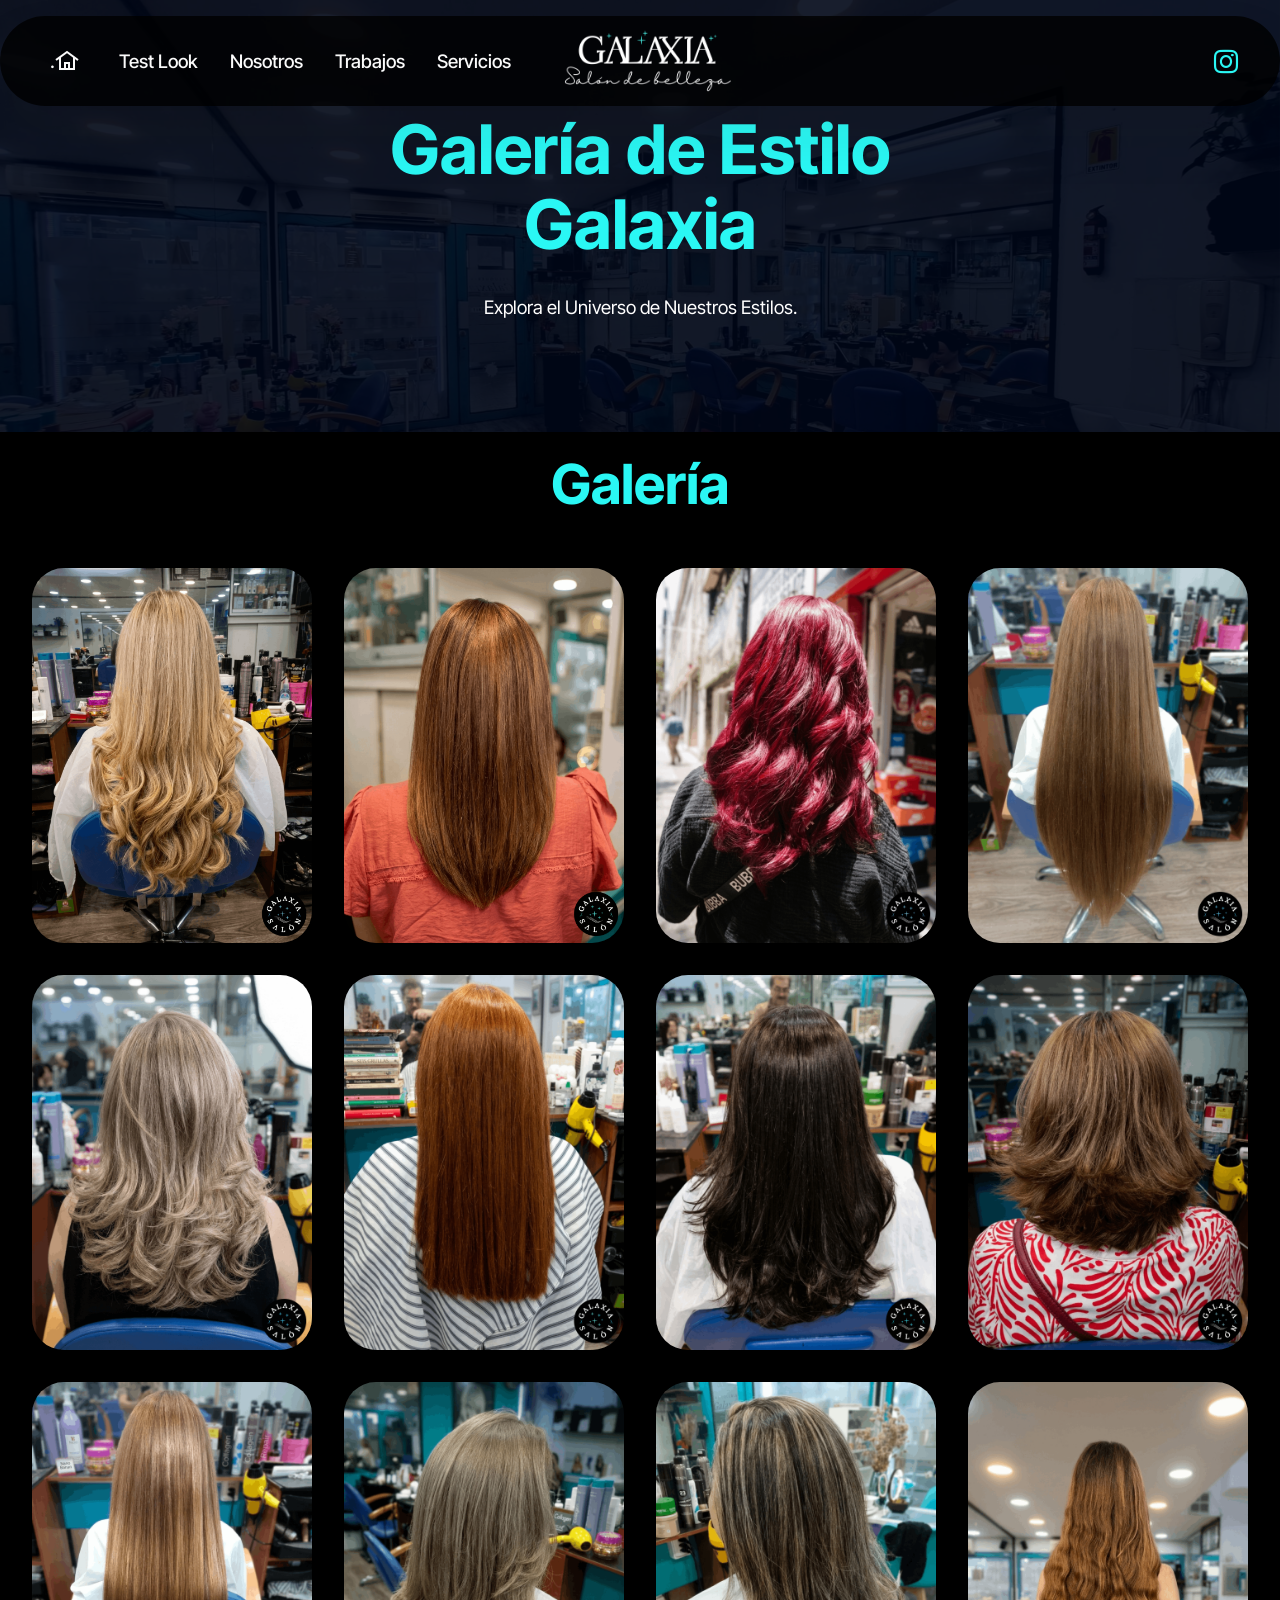
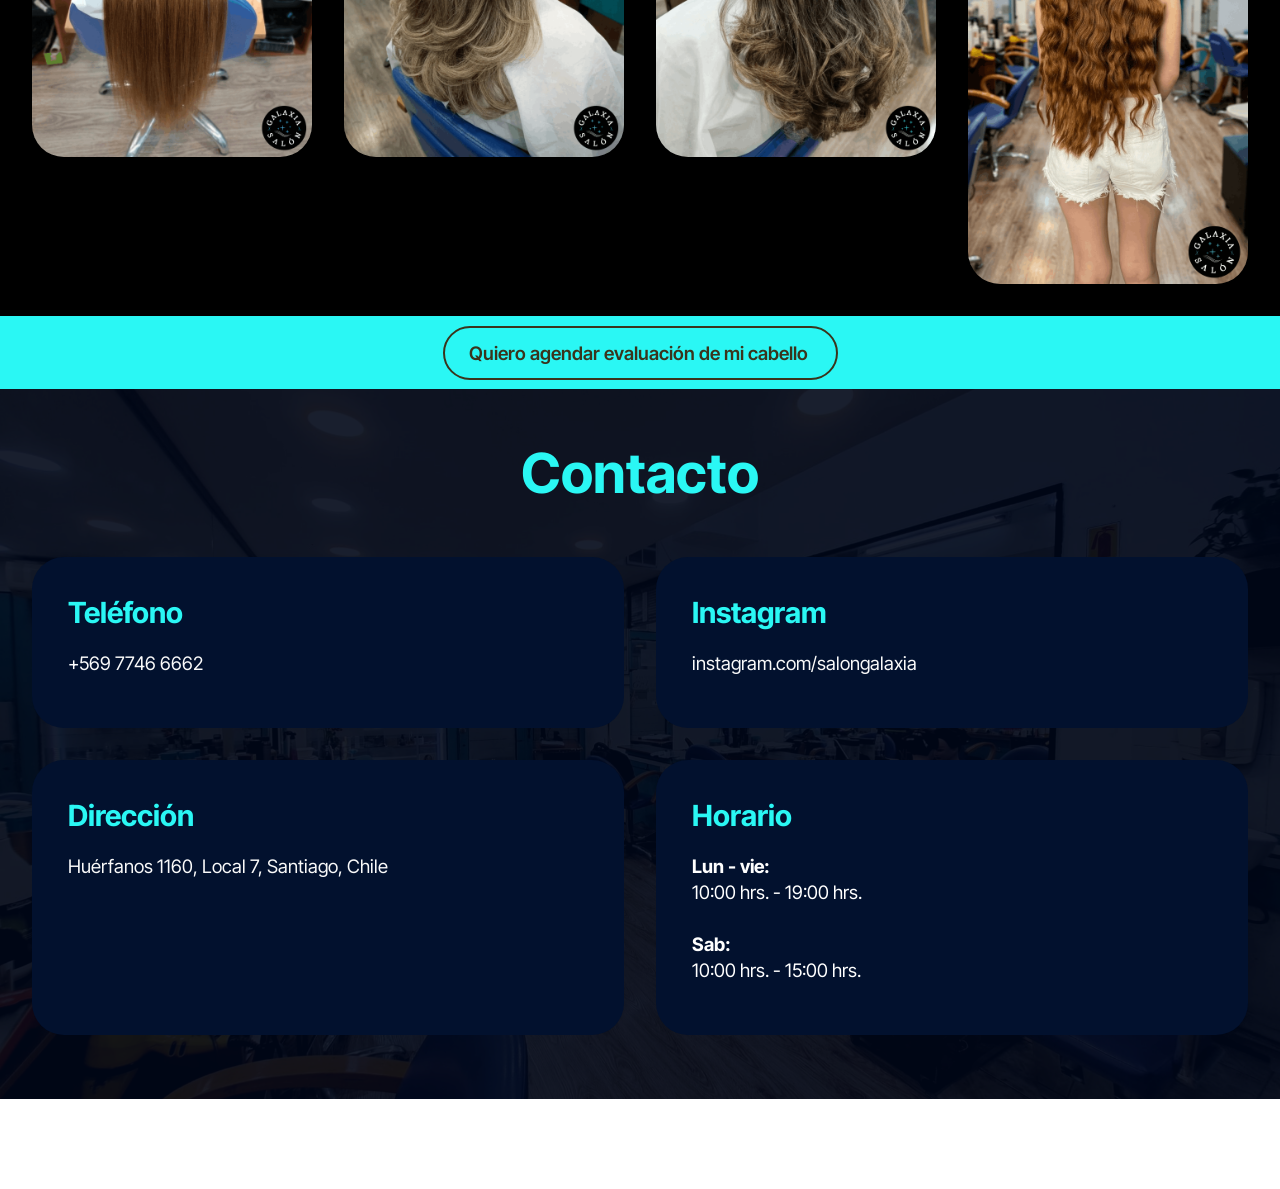
<file: galeria.html>
<!DOCTYPE html>
<html  >
<head>
  <meta charset="UTF-8">
  <meta http-equiv="X-UA-Compatible" content="IE=edge">
  <meta name="viewport" content="width=device-width, initial-scale=1, minimum-scale=1">
  <link rel="shortcut icon" href="assets/images/logo-galaxia-2023-mesa-de-trabajo-4-copia-3.svg" type="image/x-icon">
  <meta name="description" content="">
  
  
  <title>Trabajos - Galería</title>
  <link rel="stylesheet" href="assets/web/assets/mobirise-icons2/mobirise2.css">
  <link rel="stylesheet" href="assets/bootstrap/css/bootstrap.min.css">
  <link rel="stylesheet" href="assets/bootstrap/css/bootstrap-grid.min.css">
  <link rel="stylesheet" href="assets/bootstrap/css/bootstrap-reboot.min.css">
  <link rel="stylesheet" href="assets/parallax/jarallax.css">
  <link rel="stylesheet" href="assets/dropdown/css/style.css">
  <link rel="stylesheet" href="assets/socicon/css/styles.css">
  <link rel="stylesheet" href="assets/theme/css/style.css">
  <link rel="preload" href="https://fonts.googleapis.com/css?family=Inter+Tight:100,200,300,400,500,600,700,800,900,100i,200i,300i,400i,500i,600i,700i,800i,900i&display=swap" as="style" onload="this.onload=null;this.rel='stylesheet'">
  <noscript><link rel="stylesheet" href="https://fonts.googleapis.com/css?family=Inter+Tight:100,200,300,400,500,600,700,800,900,100i,200i,300i,400i,500i,600i,700i,800i,900i&display=swap"></noscript>
  <link rel="preload" as="style" href="assets/mobirise/css/mbr-additional.css?v=134SG3"><link rel="stylesheet" href="assets/mobirise/css/mbr-additional.css?v=134SG3" type="text/css">

  
  
  
</head>
<body>
  
  <section data-bs-version="5.1" class="menu menu3 cid-vd0KSlC6vq" once="menu" id="menu03-1b">
	

	<nav class="navbar navbar-dropdown navbar-fixed-top navbar-expand-lg">
		<div class="container">
			<div class="navbar-brand">
				<span class="navbar-logo">
					<a href="index.html">
						<img src="assets/images/logo-galaxia-2023-4-404x145.png" alt="Logo de Salón Galaxia, Peluquería Galaxia, peluqería tendencia en Santiago Centro especialista en alisado permanente Bio Ionic, balayage y estética integral cerca de mi ubicación." style="height: 3.8rem;">
					</a>
				</span>
				
			</div>
			<button class="navbar-toggler" type="button" data-toggle="collapse" data-bs-toggle="collapse" data-target="#navbarSupportedContent" data-bs-target="#navbarSupportedContent" aria-controls="navbarNavAltMarkup" aria-expanded="false" aria-label="Toggle navigation">
				<div class="hamburger">
					<span></span>
					<span></span>
					<span></span>
					<span></span>
				</div>
			</button>
			<div class="collapse navbar-collapse" id="navbarSupportedContent">
				<ul class="navbar-nav nav-dropdown nav-right" data-app-modern-menu="true"><li class="nav-item">
						<a class="nav-link link text-white text-primary display-4" href="index.html">.<span class="mobi-mbri mobi-mbri-home mbr-iconfont mbr-iconfont-btn"></span></a>
					</li><li class="nav-item"><a class="nav-link link text-white text-primary display-4" href="testlook.html">Test Look</a></li>
					<li class="nav-item">
						<a class="nav-link link show text-white text-primary display-4" href="nosotros.html" aria-expanded="false">Nosotros</a>
					</li>
					<li class="nav-item">
						<a class="nav-link link text-white text-primary display-4" href="galeria.html">Trabajos</a>
					</li><li class="nav-item"><a class="nav-link link text-white display-4" href="index.html#tabs1-7">Servicios</a></li></ul>
				<div class="icons-menu">
					<a class="iconfont-wrapper" href="https://www.instagram.com/salongalaxia/" target="_blank">
						<span class="p-2 mbr-iconfont socicon-instagram socicon"></span>
					</a>
					
					
					
				</div>
				
			</div>
		</div>
	</nav>
</section>

<section data-bs-version="5.1" class="header09 startm5 cid-vd0KSjQcNE mbr-parallax-background" id="header09-19">	
    
	<div class="mbr-overlay" style="opacity: 0.9; background-color: rgb(0, 7, 24);"></div>
	
	<div class="container">
		<div class="row">
			<div class="content-wrap col-12 col-md-7">
				<h1 class="mbr-section-title mbr-fonts-style mbr-white mb-4 display-1"><strong>Galería de Estilo Galaxia</strong></h1>
				
				<p class="mbr-fonts-style mbr-text mbr-white mb-4 display-7">
					Explora el Universo de Nuestros Estilos.</p>
				
			</div>
		</div>
	</div>
</section>

<section data-bs-version="5.1" class="gallery3 cid-vd0LoIqTCN" id="gallery03-1k">
    
    
    <div class="container-fluid">
      <div class="row justify-content-center">
        <div class="col-12 content-head">
          <div class="mbr-section-head mb-5">
            <h4 class="mbr-section-title mbr-fonts-style align-center mb-0 display-2">
              <strong>Galería</strong></h4>
            
          </div>
        </div>
      </div>
      <div class="row">
        <div class="item features-image col-12 col-md-6 col-lg-3 active">
          <div class="item-wrapper">
            <div class="item-img">
              <img src="assets/images/assets-web-salon-galaxia-2-1980x2652.png" alt="Cabello rubio hidratado y peinado profesional en Salón Galaxia Santiago centro, chile" title="" data-slide-to="0" data-bs-slide-to="0">
            </div>
            
          </div>
        </div>
        <div class="item features-image col-12 col-md-6 col-lg-3">
          <div class="item-wrapper">
            <div class="item-img">
              <img src="assets/images/assets-web-salon-galaxia-12-1920x2572.png" alt="Cabello cobrizo hidratado y peinado profesional en Salón Galaxia Santiago centro, chile" title="" data-slide-to="1" data-bs-slide-to="1">
            </div>
            
          </div>
        </div>
        <div class="item features-image col-12 col-md-6 col-lg-3">
          <div class="item-wrapper">
            <div class="item-img">
              <img src="assets/images/assets-web-salon-galaxia-3-678x908.png" alt="Cabello rojo fantasía hidratado y peinado profesional en Salón Galaxia Santiago centro, chile" title="" data-slide-to="2" data-bs-slide-to="2">
            </div>
            
          </div>
        </div>
        <div class="item features-image col-12 col-md-6 col-lg-3">
          <div class="item-wrapper">
            <div class="item-img">
              <img src="assets/images/assets-web-salon-galaxia-1-678x908.png" alt="Cabello hidratado y peinado profesional en Salón Galaxia Santiago centro, chile" title="" data-slide-to="3" data-bs-slide-to="3">
            </div>
            
          </div>
        </div><div class="item features-image col-12 col-md-6 col-lg-3">
          <div class="item-wrapper">
            <div class="item-img">
              <img src="assets/images/assets-web-salon-galaxia-4-678x908.png" alt="Cabello hidratado y peinado profesional en Salón Galaxia Santiago centro, chile" title="" data-slide-to="4" data-bs-slide-to="5">
            </div>
            
          </div>
        </div><div class="item features-image col-12 col-md-6 col-lg-3">
          <div class="item-wrapper">
            <div class="item-img">
              <img src="assets/images/assets-web-salon-galaxia-5-678x908.png" alt="Cabello hidratado y peinado profesional en Salón Galaxia Santiago centro, chile" title="" data-slide-to="5" data-bs-slide-to="6">
            </div>
            
          </div>
        </div><div class="item features-image col-12 col-md-6 col-lg-3">
          <div class="item-wrapper">
            <div class="item-img">
              <img src="assets/images/assets-web-salon-galaxia-6-678x908.png" alt="Cabello hidratado y peinado profesional en Salón Galaxia Santiago centro, chile" title="" data-slide-to="6" data-bs-slide-to="7">
            </div>
            
          </div>
        </div><div class="item features-image col-12 col-md-6 col-lg-3">
          <div class="item-wrapper">
            <div class="item-img">
              <img src="assets/images/assets-web-salon-galaxia-7-678x908.png" alt="Cabello hidratado y peinado profesional en Salón Galaxia Santiago centro, chile" title="" data-slide-to="7" data-bs-slide-to="8">
            </div>
            
          </div>
        </div><div class="item features-image col-12 col-md-6 col-lg-3">
          <div class="item-wrapper">
            <div class="item-img">
              <img src="assets/images/assets-web-salon-galaxia-9-678x908.png" alt="Cabello hidratado y peinado profesional en Salón Galaxia Santiago centro, chile" title="" data-slide-to="8" data-bs-slide-to="8">
            </div>
            
          </div>
        </div><div class="item features-image col-12 col-md-6 col-lg-3">
          <div class="item-wrapper">
            <div class="item-img">
              <img src="assets/images/assets-web-salon-galaxia-10-678x908.png" alt="Cabello hidratado y peinado profesional en Salón Galaxia Santiago centro, chile" title="" data-slide-to="9" data-bs-slide-to="9">
            </div>
            
          </div>
        </div><div class="item features-image col-12 col-md-6 col-lg-3">
          <div class="item-wrapper">
            <div class="item-img">
              <img src="assets/images/assets-web-salon-galaxia-11-678x908.png" alt="Cabello hidratado y peinado profesional en Salón Galaxia Santiago centro, chile" title="" data-slide-to="10" data-bs-slide-to="10">
            </div>
            
          </div>
        </div><div class="item features-image col-12 col-md-6 col-lg-3">
          <div class="item-wrapper">
            <div class="item-img">
              <img src="assets/images/assets-web-salon-galaxia-8-678x1215.png" alt="Cabello hidratado y peinado profesional en Salón Galaxia Santiago centro, chile" title="" data-slide-to="11" data-bs-slide-to="11">
            </div>
            
          </div>
        </div>
      </div>
    </div>
  </section>

<section data-bs-version="5.1" class="content11 cid-vd0KSkNTBO" id="content11-1a">
    
    <div class="container">
        <div class="row justify-content-center">
            <div class="col-md-12 col-lg-10">
                <div class="mbr-section-btn align-center"><a class="btn btn-success-outline display-4" href="https://wa.me/56977466662?text=Hola%20José,%20ví%20el%20la%20página%20web%20y%20quiero%20agendar%20una%20hora%20para%20evaluar%20mi%20cabello%20y%20ver%20como%20podemos%20mejorarlo" target="_blank">Quiero agendar evaluación de mi cabello&nbsp;</a></div>
            </div>
        </div>
    </div>
</section>

<section data-bs-version="5.1" class="contacts01 cid-vd0KSsREuZ mbr-parallax-background" id="contacts01-1h">
    

    
    <div class="mbr-overlay" style="opacity: 0.9; background-color: rgb(0, 7, 24);">
    </div>
    <div class="container">
        <div class="row justify-content-center">
            <div class="col-12 content-head">
                <div class="mbr-section-head mb-5">
                    <h3 class="mbr-section-title mbr-fonts-style align-center mb-0 display-2">
                        <strong>Contacto</strong>
                    </h3>
                    
                </div>
            </div>
        </div>
        <div class="row">
            <div class="item features-without-image col-12 col-md-6 active">
                <div class="item-wrapper">
                    <div class="text-wrapper">
                        <h6 class="card-title mbr-fonts-style mb-3 display-5">
                            <strong>Teléfono</strong></h6>
                        <p class="mbr-text mbr-fonts-style display-7">
                            +<a href="tel:+56977466662" class="text-white text-primary">569 7746 6662</a>
                        </p>
                    </div>
                </div>
            </div>
            <div class="item features-without-image col-12 col-md-6">
                <div class="item-wrapper">
                    <div class="text-wrapper">
                        <h6 class="card-title mbr-fonts-style mb-3 display-5">
                            <strong>Instagram</strong></h6>
                        <p class="mbr-text mbr-fonts-style display-7"><a href="https://www.instagram.com/salongalaxia/" class="text-white" target="_blank">instagram.com/salongalaxia</a></p>
                    </div>
                </div>
            </div>
            <div class="item features-without-image col-12 col-md-6">
                <div class="item-wrapper">
                    <div class="text-wrapper">
                        <h6 class="card-title mbr-fonts-style mb-3 display-5"><strong>Dirección</strong></h6>
                        <p class="mbr-text mbr-fonts-style display-7">
                            <a href="https://maps.app.goo.gl/AgjPL5hmrvbKuthF9" class="text-white" target="_blank">Huérfanos 1160, Local 7, Santiago, Chile</a>
                        </p>
                    </div>
                </div>
            </div>
            <div class="item features-without-image col-12 col-md-6">
                <div class="item-wrapper">
                    <div class="text-wrapper">
                        <h6 class="card-title mbr-fonts-style mb-3 display-5">
                            <strong>Horario</strong></h6>
                        <p class="mbr-text mbr-fonts-style display-7"><strong>Lun - vie:<br></strong>10:00 hrs. - 19:00 hrs.<br><br><strong>Sab:<br></strong>10:00 hrs. - 15:00 hrs.</p>
                    </div>
                </div>
            </div>
        </div>
    </div>
</section>

<section data-bs-version="5.1" class="footer4 cid-vd0KSurmfx mbr-reveal" once="footers" id="footer04-1i">

    

    

    <div class="container">
        <div class="media-container-row align-center mbr-white">
            <div class="col-12">
                <p class="mbr-text mb-0 mbr-fonts-style display-7">
                    © Salón Galaxia - Todos los derechos reservados</p>
            </div>
        </div>
    </div>
</section><script src="assets/bootstrap/js/bootstrap.bundle.min.js"></script>  <script src="assets/parallax/jarallax.js"></script>  <script src="assets/smoothscroll/smooth-scroll.js"></script>  <script src="assets/ytplayer/index.js"></script>  <script src="assets/dropdown/js/navbar-dropdown.js"></script>  <script src="assets/theme/js/script.js"></script>  
  
  
</body>
</html>
</file>
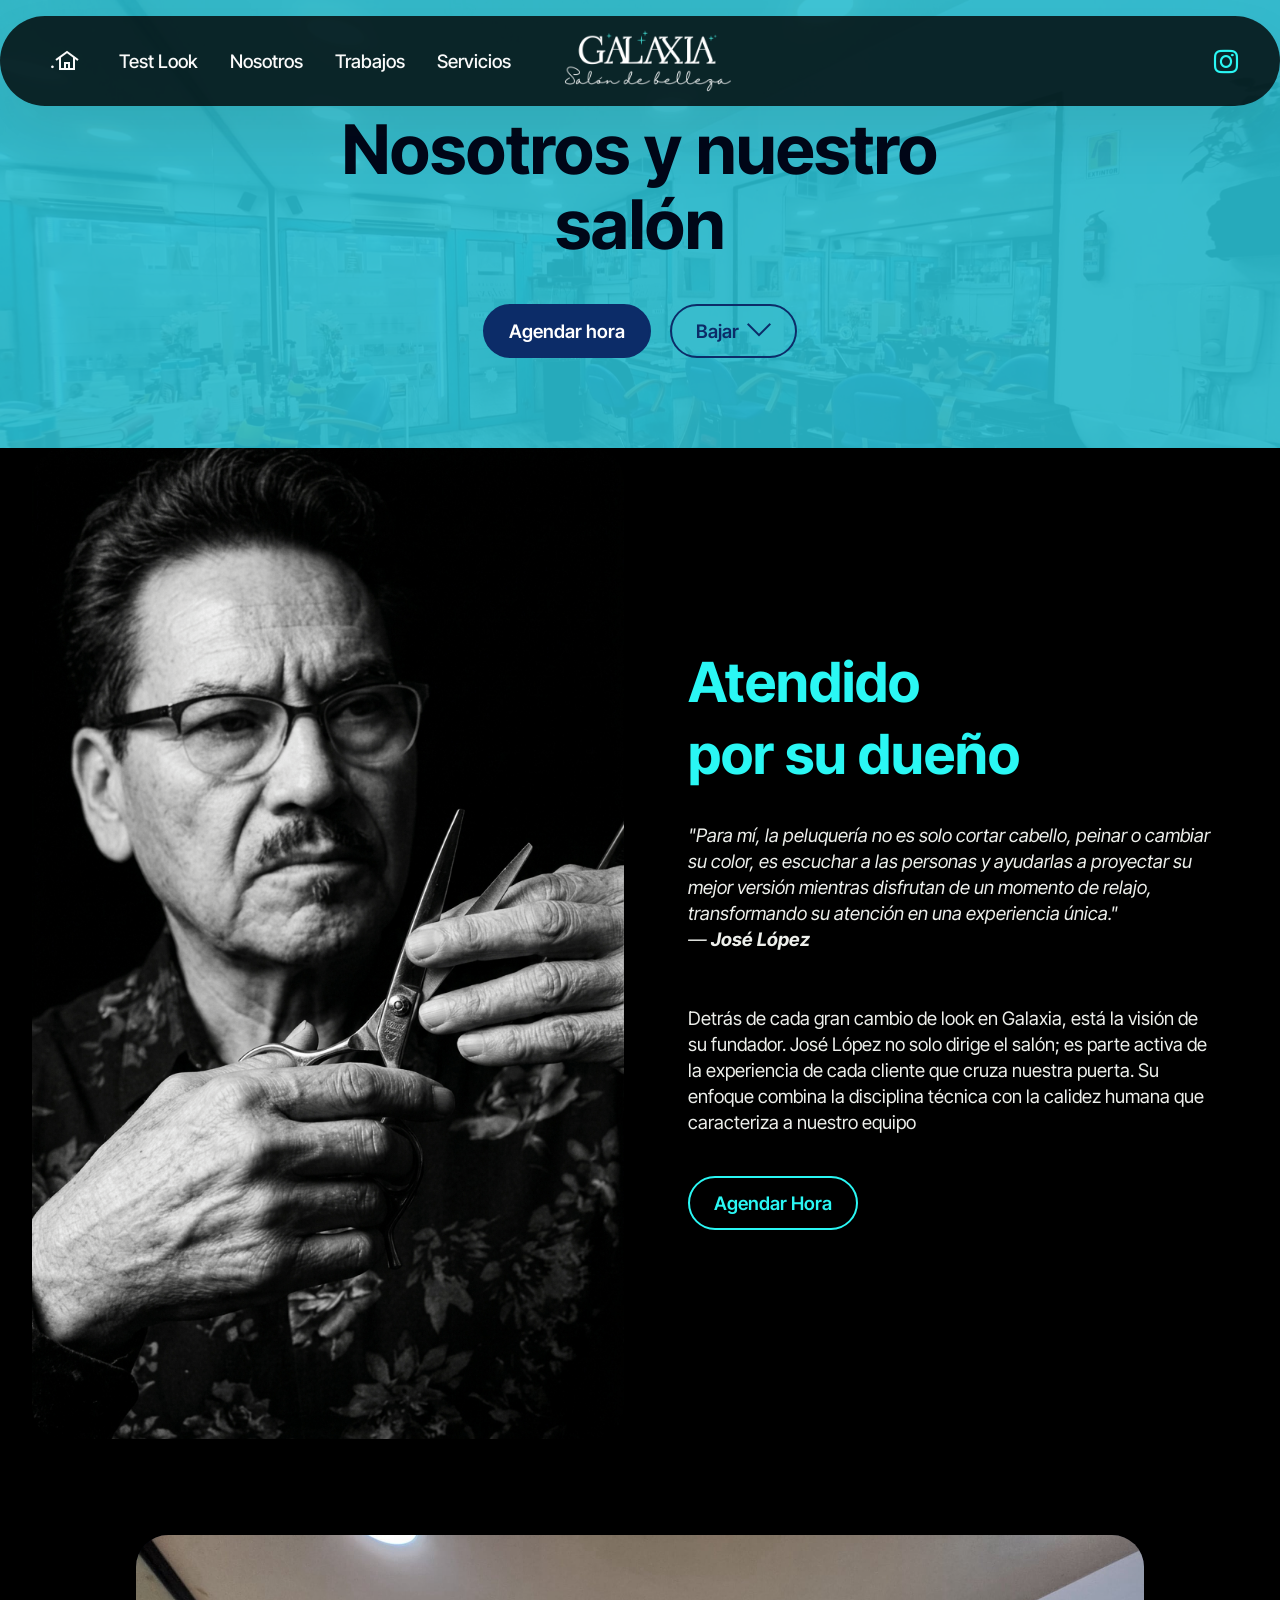
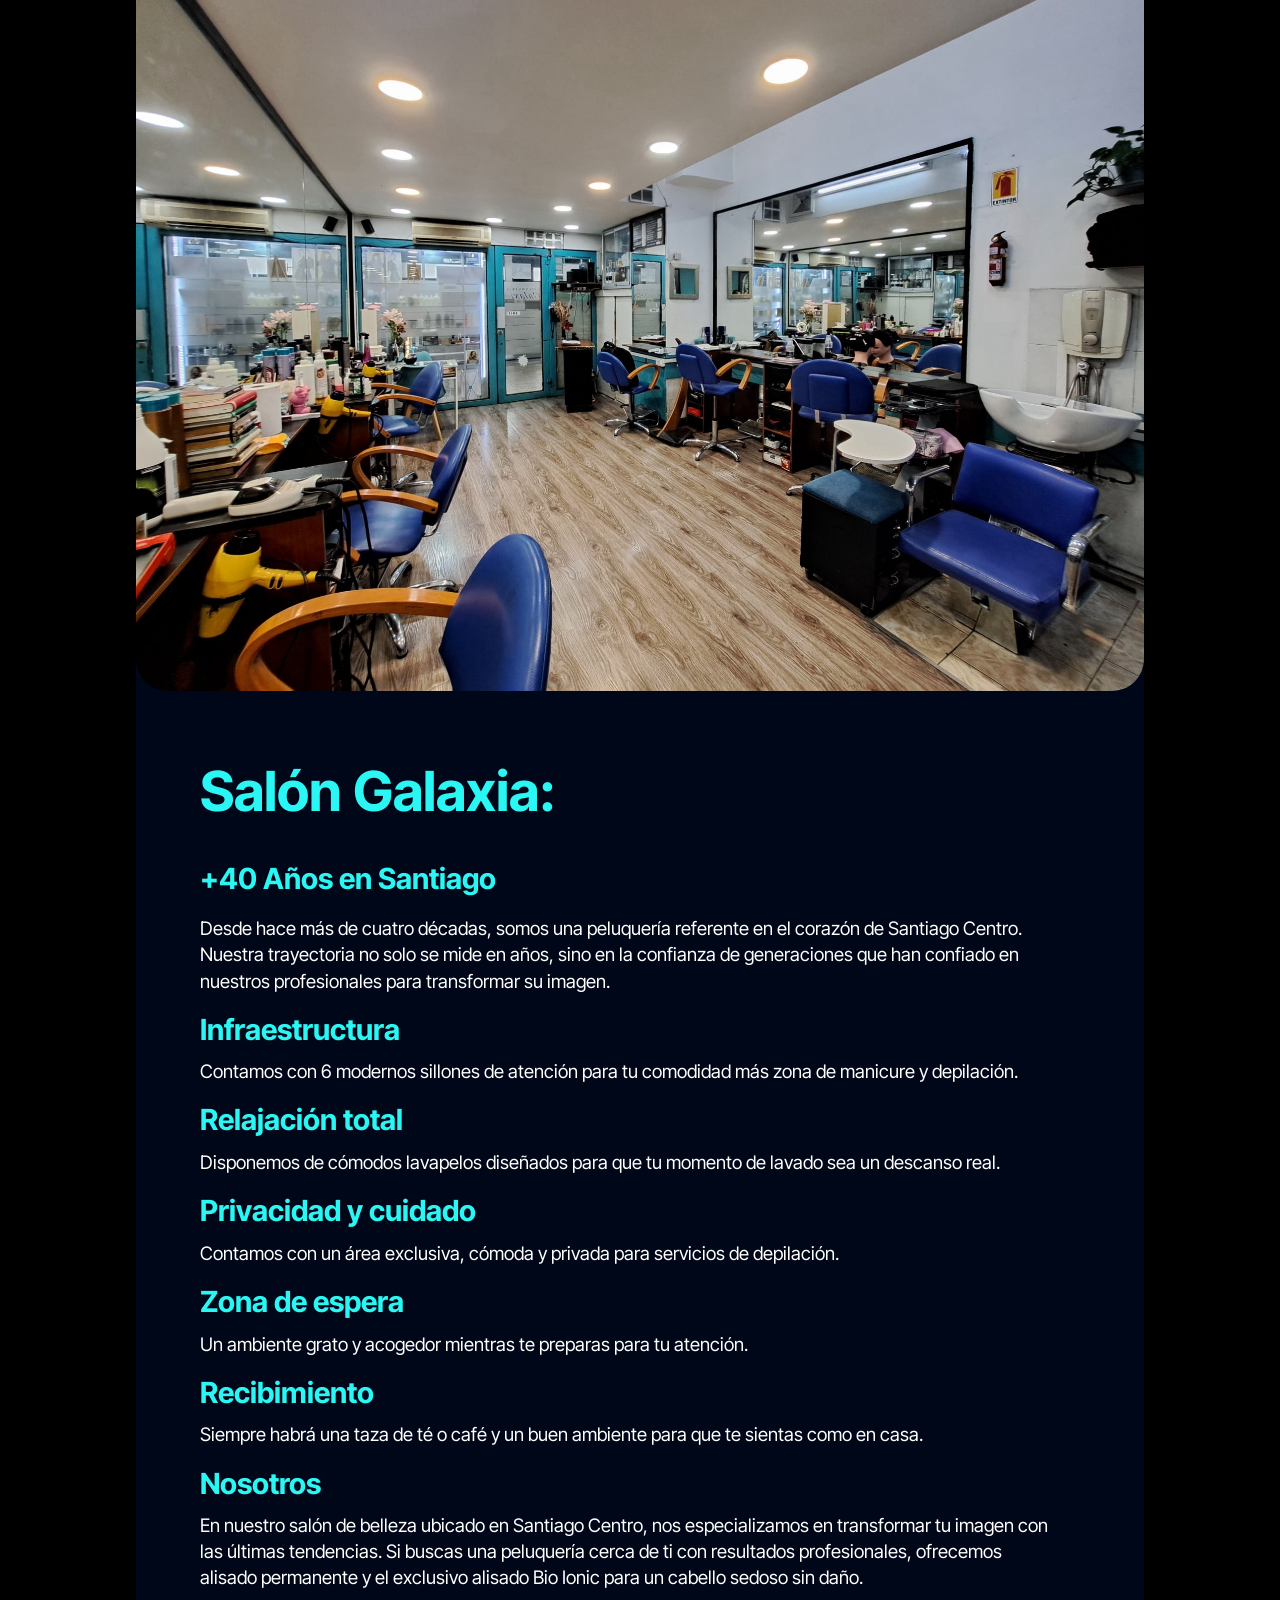
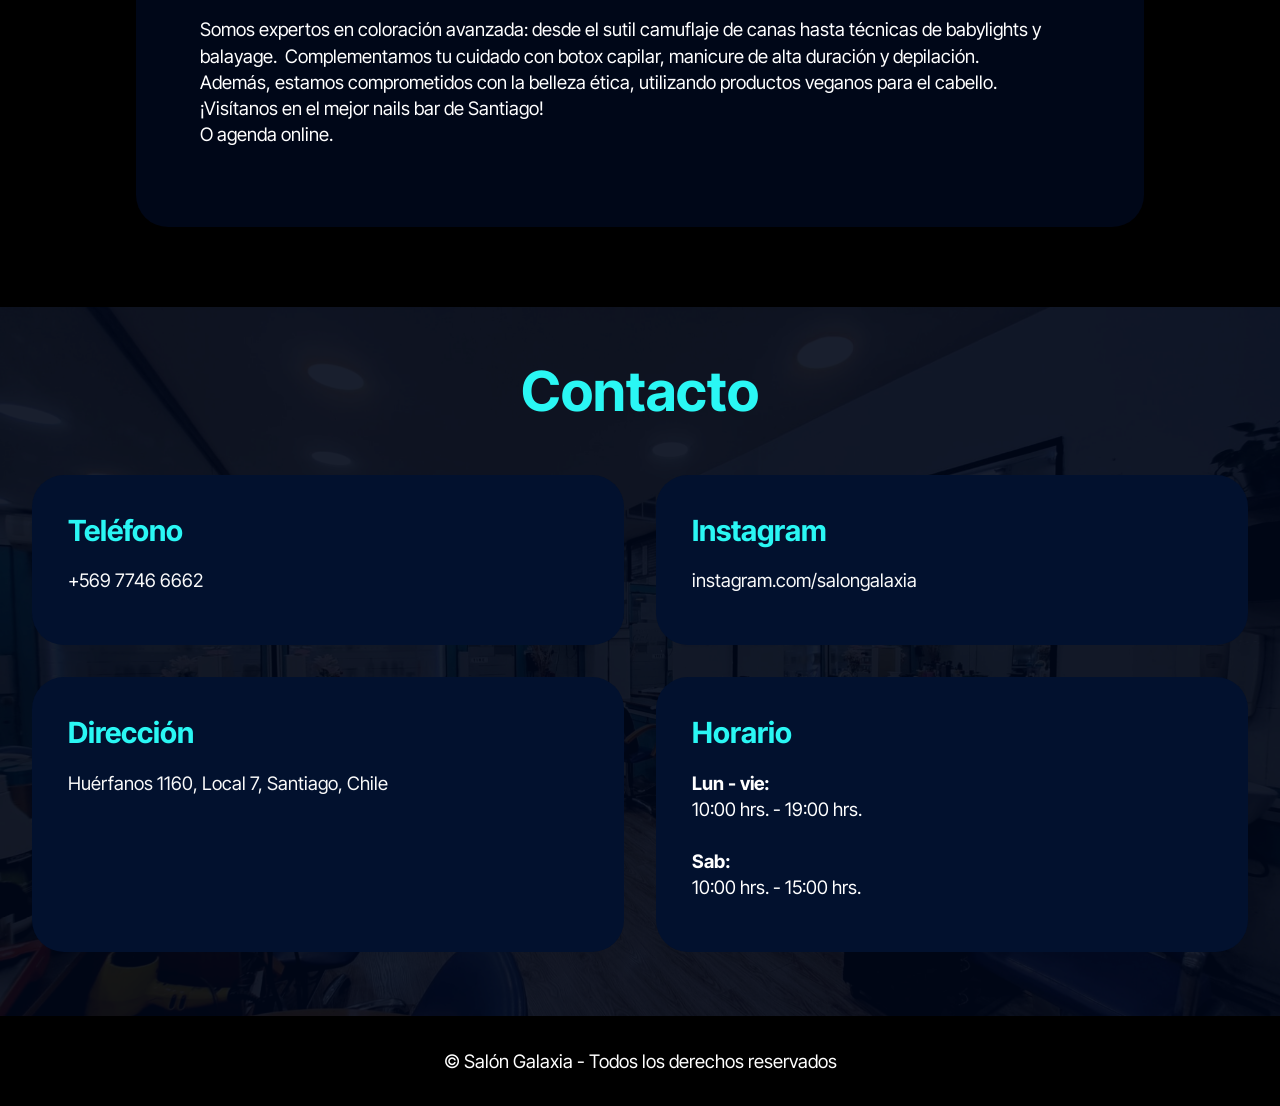
<file: nosotros.html>
<!DOCTYPE html>
<html  >
<head>
  <meta charset="UTF-8">
  <meta http-equiv="X-UA-Compatible" content="IE=edge">
  <meta name="viewport" content="width=device-width, initial-scale=1, minimum-scale=1">
  <link rel="shortcut icon" href="assets/images/logo-galaxia-2023-mesa-de-trabajo-4-copia-3.svg" type="image/x-icon">
  <meta name="description" content="">
  
  
  <title>Nosotros</title>
  <link rel="stylesheet" href="assets/web/assets/mobirise-icons2/mobirise2.css">
  <link rel="stylesheet" href="assets/bootstrap/css/bootstrap.min.css">
  <link rel="stylesheet" href="assets/bootstrap/css/bootstrap-grid.min.css">
  <link rel="stylesheet" href="assets/bootstrap/css/bootstrap-reboot.min.css">
  <link rel="stylesheet" href="assets/parallax/jarallax.css">
  <link rel="stylesheet" href="assets/dropdown/css/style.css">
  <link rel="stylesheet" href="assets/socicon/css/styles.css">
  <link rel="stylesheet" href="assets/theme/css/style.css">
  <link rel="preload" href="https://fonts.googleapis.com/css?family=Inter+Tight:100,200,300,400,500,600,700,800,900,100i,200i,300i,400i,500i,600i,700i,800i,900i&display=swap" as="style" onload="this.onload=null;this.rel='stylesheet'">
  <noscript><link rel="stylesheet" href="https://fonts.googleapis.com/css?family=Inter+Tight:100,200,300,400,500,600,700,800,900,100i,200i,300i,400i,500i,600i,700i,800i,900i&display=swap"></noscript>
  <link rel="preload" as="style" href="assets/mobirise/css/mbr-additional.css?v=xmYZEE"><link rel="stylesheet" href="assets/mobirise/css/mbr-additional.css?v=xmYZEE" type="text/css">

  
  
  
</head>
<body>
  
  <section data-bs-version="5.1" class="menu menu3 cid-vd19juujLm" once="menu" id="menu03-1m">
	

	<nav class="navbar navbar-dropdown navbar-fixed-top navbar-expand-lg">
		<div class="container">
			<div class="navbar-brand">
				<span class="navbar-logo">
					<a href="index.html">
						<img src="assets/images/logo-galaxia-2023-4-404x145.png" alt="Logo de Salón Galaxia, Peluquería Galaxia, peluqería tendencia en Santiago Centro especialista en alisado permanente Bio Ionic, balayage y estética integral cerca de mi ubicación." style="height: 3.8rem;">
					</a>
				</span>
				
			</div>
			<button class="navbar-toggler" type="button" data-toggle="collapse" data-bs-toggle="collapse" data-target="#navbarSupportedContent" data-bs-target="#navbarSupportedContent" aria-controls="navbarNavAltMarkup" aria-expanded="false" aria-label="Toggle navigation">
				<div class="hamburger">
					<span></span>
					<span></span>
					<span></span>
					<span></span>
				</div>
			</button>
			<div class="collapse navbar-collapse" id="navbarSupportedContent">
				<ul class="navbar-nav nav-dropdown nav-right" data-app-modern-menu="true"><li class="nav-item">
						<a class="nav-link link text-white text-primary display-4" href="index.html">.<span class="mobi-mbri mobi-mbri-home mbr-iconfont mbr-iconfont-btn"></span></a>
					</li><li class="nav-item"><a class="nav-link link text-white text-primary display-4" href="testlook.html">Test Look</a></li>
					<li class="nav-item">
						<a class="nav-link link show text-white text-primary display-4" href="nosotros.html" aria-expanded="false">Nosotros</a>
					</li>
					<li class="nav-item">
						<a class="nav-link link text-white text-primary display-4" href="galeria.html">Trabajos</a>
					</li><li class="nav-item"><a class="nav-link link text-white display-4" href="index.html#tabs1-7">Servicios</a></li></ul>
				<div class="icons-menu">
					<a class="iconfont-wrapper" href="https://www.instagram.com/salongalaxia/" target="_blank">
						<span class="p-2 mbr-iconfont socicon-instagram socicon"></span>
					</a>
					
					
					
				</div>
				
			</div>
		</div>
	</nav>
</section>

<section data-bs-version="5.1" class="header09 startm5 cid-vd19jw6lgT mbr-parallax-background" id="header09-1n">	
    
	<div class="mbr-overlay" style="opacity: 0.9; background-color: rgb(43, 189, 208);"></div>
	
	<div class="container">
		<div class="row">
			<div class="content-wrap col-12 col-md-7">
				<h1 class="mbr-section-title mbr-fonts-style mbr-white mb-4 display-1"><strong>Nosotros y nuestro salón</strong></h1>
				
				
				<div class="mbr-section-btn"><a class="btn btn-primary display-7" href="https://wa.me/56977466662?text=Hola%20José,%20ví%20tu%20web%20y%20me%20gustaría%20agendar%20una%20hora%20y%20asesoría%20para%20mi%20cabello" target="_blank">Agendar hora</a> <a class="btn btn-primary-outline display-7" href="nosotros.html#article02-1t"><span class="mobi-mbri mobi-mbri-arrow-down mbr-iconfont mbr-iconfont-btn"></span>Bajar<br></a></div>
			</div>
		</div>
	</div>
</section>

<section data-bs-version="5.1" class="start article2 cid-vd1ed2Ue6V" id="article02-1t">
	

	
	

	<div class="container">
		<div class="row justify-content-center">
			<div class="col-12 col-md-12 col-lg-6 image-wrapper">
				<img class="w-100" src="assets/images/gemini-generated-image-hrgni2hrgni2hrgn-1-768x1376.png" alt="Estilista profesional José López, experto en alisado Bio Ionic, peluqería salón galaxia">
			</div>
			<div class="col-12 col-md-12 col-lg">
				<div class="text-wrapper align-left">
					<h1 class="mbr-section-title mbr-fonts-style mb-4 display-2">
						<strong>Atendido </strong><br><strong>por su dueño</strong><br></h1>
					<p class="mbr-text align-left mbr-fonts-style mb-4 display-7"><em>"Para mí, la peluquería no es solo cortar cabello, peinar o cambiar su color, es escuchar a las personas y ayudarlas a proyectar su mejor versión mientras disfrutan de un momento de relajo, transformando su atención en una experiencia única." </em><br><em>— <strong>José López</strong></em><br><em><strong><br></strong></em><br>Detrás de cada gran cambio de look en Galaxia, está la visión de su fundador. José López no solo dirige el salón; es parte activa de la experiencia de cada cliente que cruza nuestra puerta. Su enfoque combina la disciplina técnica con la calidez humana que caracteriza a nuestro equipo<em><strong><br></strong></em></p>
					<div class="mbr-section-btn align-left mt-3"><a class="btn btn-warning-outline display-7" href="https://wa.me/56977466662?text=Hola%20José,%20ví%20tu%20web%20y%20me%20gustaría%20agendar%20una%20hora%20y%20asesoría%20para%20mi%20cabello" target="_blank">Agendar Hora</a></div>
				</div>
			</div>
		</div>
	</div>
</section>

<section data-bs-version="5.1" class="article8 cid-vd1aCG9yHg" id="article08-1s">
  

  
  
  <div class="container">
    <div class="row justify-content-center">
      <div class="card col-md-12 col-lg-10">
        <div class="card-wrapper">
          <div class="image-wrapper d-flex justify-content-center mb-4">
            <img src="assets/images/420a2dd5-fc2c-405c-9bc5-a43f68550356-2000x1500.jpeg" alt="Interior de Salón Galaxia, peluquería moderna en Santiago Centro especialista en alisado Bio Ionic, balayage y estética integral cerca de mi ubicación.">
          </div>
          <div class="card-content-text">
            <h3 class="card-title mbr-fonts-style mbr-white mt-3 mb-4 display-2">
            <strong>Salón Galaxia:</strong>
          </h3>
          <div class="row card-box align-left">
            
            
            <div class="item features-without-image col-12 active">
              <div class="item-wrapper">
                <h4 class="mbr-section-subtitle mbr-fonts-style mb-3 display-5"><strong>+40 Años en Santiago</strong></h4>
                <p class="mbr-text mbr-fonts-style display-7">
                  Desde hace más de cuatro décadas, somos una peluquería referente en el corazón de Santiago Centro. Nuestra trayectoria no solo se mide en años, sino en la confianza de generaciones que han confiado en nuestros profesionales para transformar su imagen.
                </p>
              </div>
            </div><div class="item features-without-image col-12">
              <div class="item-wrapper">
                <h4 class="mbr-section-subtitle mbr-fonts-style display-5">
                  <strong>Infraestructura</strong>
                </h4>
                <p class="mbr-text mbr-fonts-style display-7">
                  Contamos con 6 modernos sillones de atención para tu comodidad más zona de manicure y depilación.
                </p>
              </div>
            </div><div class="item features-without-image col-12">
              <div class="item-wrapper">
                <h4 class="mbr-section-subtitle mbr-fonts-style display-5"><strong>Relajación total</strong></h4>
                <p class="mbr-text mbr-fonts-style display-7">
                  Disponemos de cómodos lavapelos diseñados para que tu momento de lavado sea un descanso real.
                </p>
              </div>
            </div><div class="item features-without-image col-12">
              <div class="item-wrapper">
                <h4 class="mbr-section-subtitle mbr-fonts-style display-5"><strong>Privacidad y cuidado</strong></h4>
                <p class="mbr-text mbr-fonts-style display-7">
                  Contamos con un área exclusiva, cómoda y privada para servicios de depilación.
                </p>
              </div>
            </div><div class="item features-without-image col-12">
              <div class="item-wrapper">
                <h4 class="mbr-section-subtitle mbr-fonts-style display-5"><strong>Zona de espera</strong></h4>
                <p class="mbr-text mbr-fonts-style display-7">
                  Un ambiente grato y acogedor mientras te preparas para tu atención.
                </p>
              </div>
            </div><div class="item features-without-image col-12">
              <div class="item-wrapper">
                <h4 class="mbr-section-subtitle mbr-fonts-style display-5">
                  <strong>Recibimiento</strong></h4>
                <p class="mbr-text mbr-fonts-style display-7">
                  Siempre habrá una taza de té o café y un buen ambiente para que te sientas como en casa.
                </p>
              </div>
            </div><div class="item features-without-image col-12">
              <div class="item-wrapper">
                <h4 class="mbr-section-subtitle mbr-fonts-style display-5">
                  <strong>Nosotros</strong></h4>
                <p class="mbr-text mbr-fonts-style display-7">​En nuestro salón de belleza ubicado en Santiago Centro, nos especializamos en transformar tu imagen con las últimas tendencias. Si buscas una peluquería cerca de ti con resultados profesionales, ofrecemos alisado permanente y el exclusivo alisado Bio Ionic para un cabello sedoso sin daño.<br><br>​Somos expertos en coloración avanzada: desde el sutil camuflaje de canas hasta técnicas de babylights y balayage.&nbsp; Complementamos tu cuidado con botox capilar, manicure de alta duración y depilación. Además, estamos comprometidos con la belleza ética, utilizando productos veganos para el cabello. <br>¡Visítanos en el mejor nails bar de Santiago!<br>O agenda online.</p>
              </div>
            </div>

            
          </div>
          </div>
        </div>
      </div>
    </div>
  </div>
</section>

<section data-bs-version="5.1" class="contacts01 cid-vd19jzxTyr mbr-parallax-background" id="contacts01-1q">
    

    
    <div class="mbr-overlay" style="opacity: 0.9; background-color: rgb(0, 7, 24);">
    </div>
    <div class="container">
        <div class="row justify-content-center">
            <div class="col-12 content-head">
                <div class="mbr-section-head mb-5">
                    <h3 class="mbr-section-title mbr-fonts-style align-center mb-0 display-2">
                        <strong>Contacto</strong>
                    </h3>
                    
                </div>
            </div>
        </div>
        <div class="row">
            <div class="item features-without-image col-12 col-md-6 active">
                <div class="item-wrapper">
                    <div class="text-wrapper">
                        <h6 class="card-title mbr-fonts-style mb-3 display-5">
                            <strong>Teléfono</strong></h6>
                        <p class="mbr-text mbr-fonts-style display-7">
                            +<a href="tel:+56977466662" class="text-white text-primary">569 7746 6662</a>
                        </p>
                    </div>
                </div>
            </div>
            <div class="item features-without-image col-12 col-md-6">
                <div class="item-wrapper">
                    <div class="text-wrapper">
                        <h6 class="card-title mbr-fonts-style mb-3 display-5">
                            <strong>Instagram</strong></h6>
                        <p class="mbr-text mbr-fonts-style display-7"><a href="https://www.instagram.com/salongalaxia/" class="text-white" target="_blank">instagram.com/salongalaxia</a></p>
                    </div>
                </div>
            </div>
            <div class="item features-without-image col-12 col-md-6">
                <div class="item-wrapper">
                    <div class="text-wrapper">
                        <h6 class="card-title mbr-fonts-style mb-3 display-5"><strong>Dirección</strong></h6>
                        <p class="mbr-text mbr-fonts-style display-7">
                            <a href="https://maps.app.goo.gl/AgjPL5hmrvbKuthF9" class="text-white" target="_blank">Huérfanos 1160, Local 7, Santiago, Chile</a>
                        </p>
                    </div>
                </div>
            </div>
            <div class="item features-without-image col-12 col-md-6">
                <div class="item-wrapper">
                    <div class="text-wrapper">
                        <h6 class="card-title mbr-fonts-style mb-3 display-5">
                            <strong>Horario</strong></h6>
                        <p class="mbr-text mbr-fonts-style display-7"><strong>Lun - vie:<br></strong>10:00 hrs. - 19:00 hrs.<br><br><strong>Sab:<br></strong>10:00 hrs. - 15:00 hrs.</p>
                    </div>
                </div>
            </div>
        </div>
    </div>
</section>

<section data-bs-version="5.1" class="footer4 cid-vd19jACE86 mbr-reveal" once="footers" id="footer04-1r">

    

    

    <div class="container">
        <div class="media-container-row align-center mbr-white">
            <div class="col-12">
                <p class="mbr-text mb-0 mbr-fonts-style display-7">
                    © Salón Galaxia - Todos los derechos reservados</p>
            </div>
        </div>
    </div>
</section><script src="assets/bootstrap/js/bootstrap.bundle.min.js"></script>  <script src="assets/parallax/jarallax.js"></script>  <script src="assets/smoothscroll/smooth-scroll.js"></script>  <script src="assets/ytplayer/index.js"></script>  <script src="assets/dropdown/js/navbar-dropdown.js"></script>  <script src="assets/theme/js/script.js"></script>  
  
  
</body>
</html>
</file>
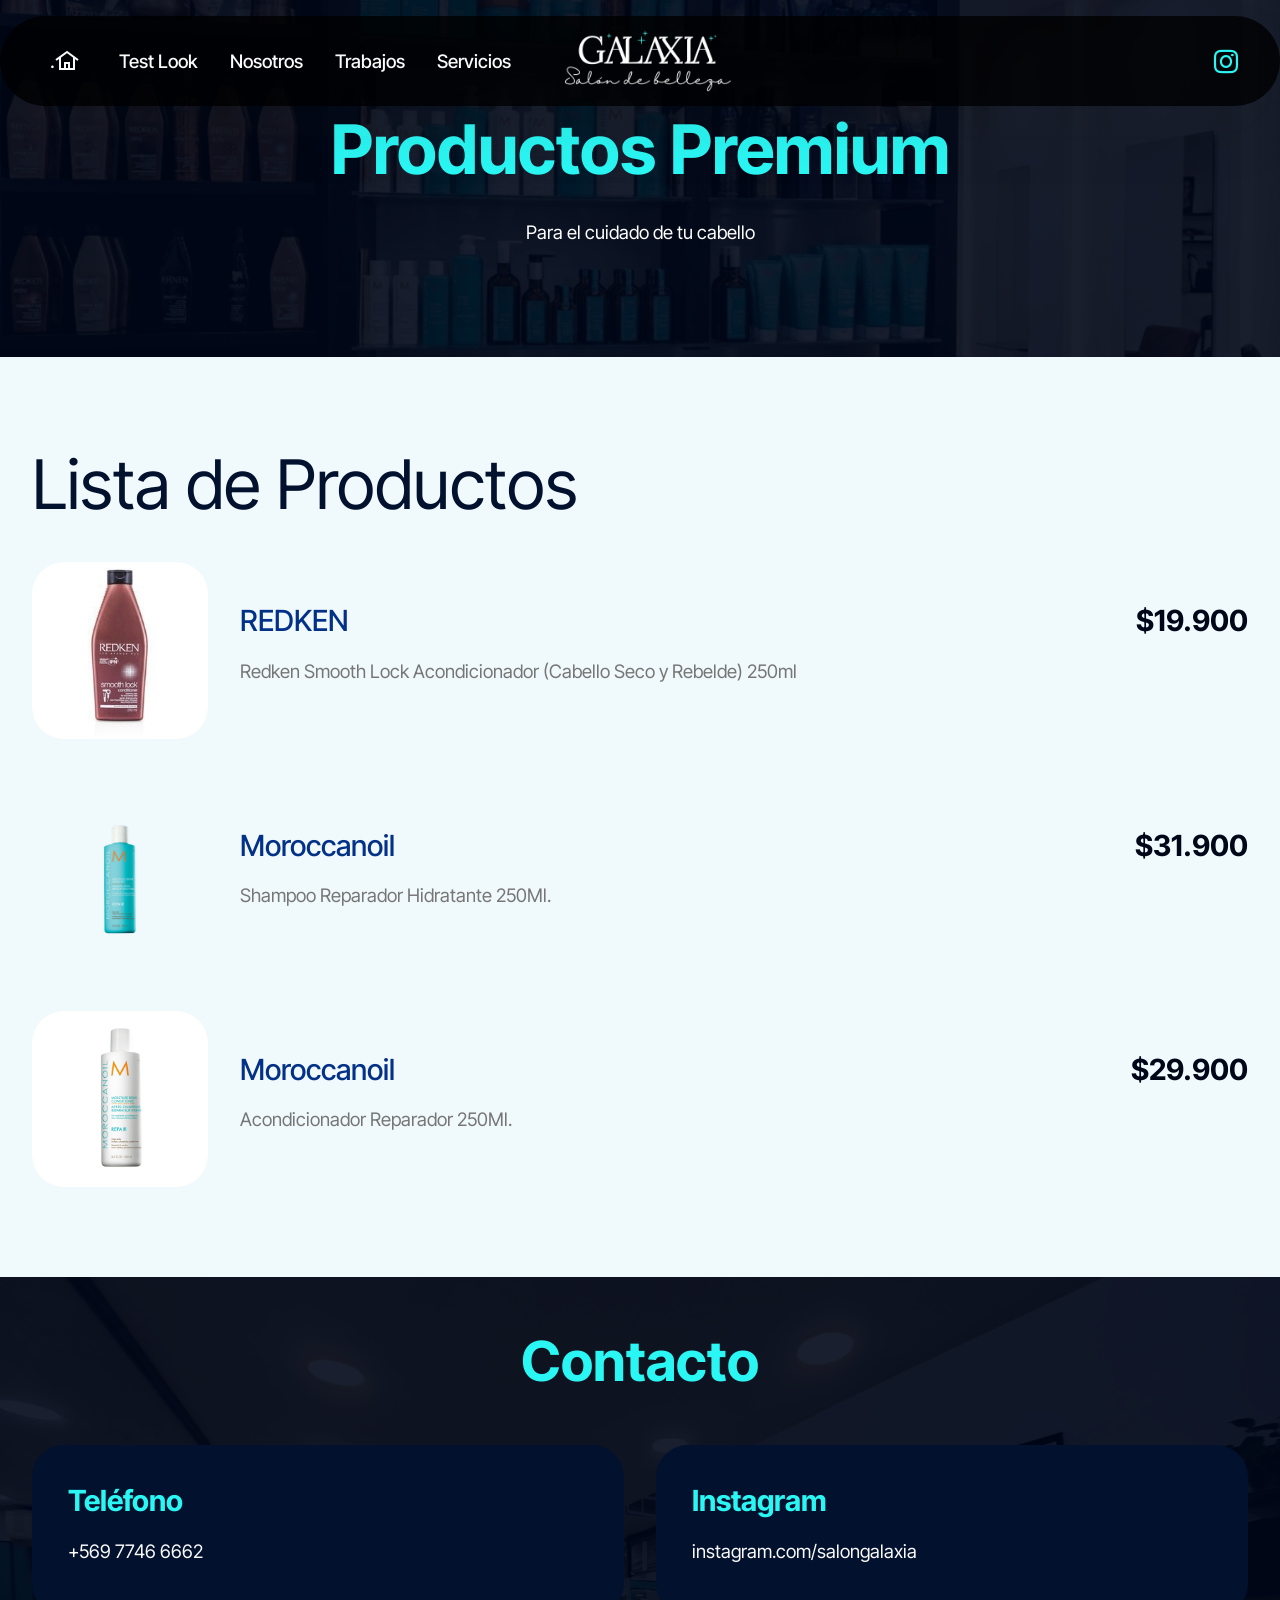
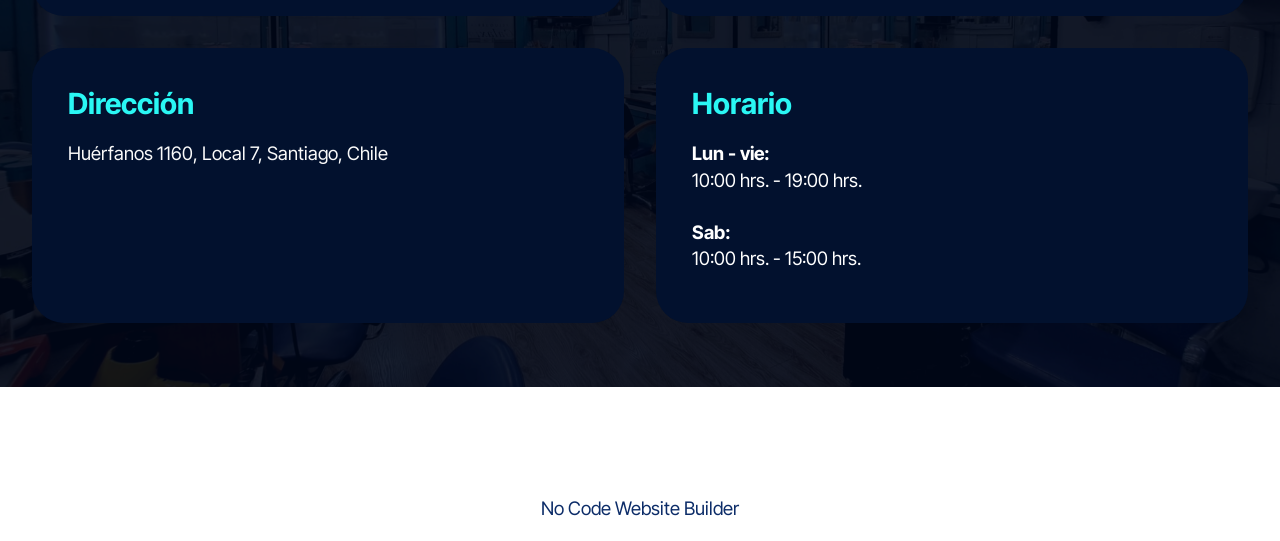
<file: productos.html>
<!DOCTYPE html>
<html  >
<head>
  <!-- Site made with Mobirise Website Builder v5.9.13, https://mobirise.com -->
  <meta charset="UTF-8">
  <meta http-equiv="X-UA-Compatible" content="IE=edge">
  <meta name="generator" content="Mobirise v5.9.13, mobirise.com">
  <meta name="viewport" content="width=device-width, initial-scale=1, minimum-scale=1">
  <link rel="shortcut icon" href="assets/images/logo-galaxia-2023-mesa-de-trabajo-4-copia-3.svg" type="image/x-icon">
  <meta name="description" content="">
  
  
  <title>Productos</title>
  <link rel="stylesheet" href="assets/web/assets/mobirise-icons2/mobirise2.css">
  <link rel="stylesheet" href="assets/bootstrap/css/bootstrap.min.css">
  <link rel="stylesheet" href="assets/bootstrap/css/bootstrap-grid.min.css">
  <link rel="stylesheet" href="assets/bootstrap/css/bootstrap-reboot.min.css">
  <link rel="stylesheet" href="assets/parallax/jarallax.css">
  <link rel="stylesheet" href="assets/dropdown/css/style.css">
  <link rel="stylesheet" href="assets/socicon/css/styles.css">
  <link rel="stylesheet" href="assets/theme/css/style.css">
  <link rel="preload" href="https://fonts.googleapis.com/css?family=Inter+Tight:100,200,300,400,500,600,700,800,900,100i,200i,300i,400i,500i,600i,700i,800i,900i&display=swap" as="style" onload="this.onload=null;this.rel='stylesheet'">
  <noscript><link rel="stylesheet" href="https://fonts.googleapis.com/css?family=Inter+Tight:100,200,300,400,500,600,700,800,900,100i,200i,300i,400i,500i,600i,700i,800i,900i&display=swap"></noscript>
  <link rel="preload" as="style" href="assets/mobirise/css/mbr-additional.css?v=vVCF5O"><link rel="stylesheet" href="assets/mobirise/css/mbr-additional.css?v=vVCF5O" type="text/css">

  
  
  
</head>
<body>
  
  <section data-bs-version="5.1" class="menu menu3 cid-vd1j1IVOtS" once="menu" id="menu03-1u">
	

	<nav class="navbar navbar-dropdown navbar-fixed-top navbar-expand-lg">
		<div class="container">
			<div class="navbar-brand">
				<span class="navbar-logo">
					<a href="index.html">
						<img src="assets/images/logo-galaxia-2023-4-404x145.png" alt="Logo de Salón Galaxia, Peluquería Galaxia, peluqería tendencia en Santiago Centro especialista en alisado permanente Bio Ionic, balayage y estética integral cerca de mi ubicación." style="height: 3.8rem;">
					</a>
				</span>
				
			</div>
			<button class="navbar-toggler" type="button" data-toggle="collapse" data-bs-toggle="collapse" data-target="#navbarSupportedContent" data-bs-target="#navbarSupportedContent" aria-controls="navbarNavAltMarkup" aria-expanded="false" aria-label="Toggle navigation">
				<div class="hamburger">
					<span></span>
					<span></span>
					<span></span>
					<span></span>
				</div>
			</button>
			<div class="collapse navbar-collapse" id="navbarSupportedContent">
				<ul class="navbar-nav nav-dropdown nav-right" data-app-modern-menu="true"><li class="nav-item">
						<a class="nav-link link text-white text-primary display-4" href="index.html">.<span class="mobi-mbri mobi-mbri-home mbr-iconfont mbr-iconfont-btn"></span></a>
					</li><li class="nav-item"><a class="nav-link link text-white text-primary display-4" href="testlook.html">Test Look</a></li>
					<li class="nav-item">
						<a class="nav-link link show text-white text-primary display-4" href="nosotros.html" aria-expanded="false">Nosotros</a>
					</li>
					<li class="nav-item">
						<a class="nav-link link text-white text-primary display-4" href="galeria.html">Trabajos</a>
					</li><li class="nav-item"><a class="nav-link link text-white display-4" href="index.html#tabs1-7">Servicios</a></li></ul>
				<div class="icons-menu">
					<a class="iconfont-wrapper" href="https://www.instagram.com/salongalaxia/" target="_blank">
						<span class="p-2 mbr-iconfont socicon-instagram socicon"></span>
					</a>
					
					
					
				</div>
				
			</div>
		</div>
	</nav>
</section>

<section data-bs-version="5.1" class="header09 startm5 cid-vd1j1K86tT mbr-parallax-background" id="header09-1v">	
    
	<div class="mbr-overlay" style="opacity: 0.9; background-color: rgb(0, 7, 24);"></div>
	
	<div class="container">
		<div class="row">
			<div class="content-wrap col-12 col-md-7">
				<h1 class="mbr-section-title mbr-fonts-style mbr-white mb-4 display-1"><strong>Productos Premium</strong></h1>
				
				<p class="mbr-fonts-style mbr-text mbr-white mb-4 display-7">
					Para el cuidado de tu cabello</p>
				
			</div>
		</div>
	</div>
</section>

<section data-bs-version="5.1" class="services6 cid-vd2TooIkY7" id="services6-22">
    <!---->
    
    <!---->
    <!--Overlay-->
    
    <!--Container-->
    <div class="container">
        <div class="row">
            <!--Titles-->
            <div class="title col-12">
                <h2 class="align-left mbr-fonts-style m-0 display-1">Lista de Productos</h2>
                
            </div>
            <!--Card-1-->
            <div class="card col-12 pb-5">
                <div class="card-wrapper media-container-row media-container-row">
                    <div class="card-box">
                        <div class="row">
                            <div class="col-12 col-md-2">
                                <!--Image-->
                                <div class="mbr-figure">
                                    <img src="assets/images/14744764344-250x250.jpeg" alt="Mobirise">
                                </div>
                            </div>
                            <div class="col-12 col-md-10">
                                <div class="wrapper">
                                    <div class="top-line pb-3">
                                        <h4 class="card-title mbr-fonts-style display-5">
                                            REDKEN</h4>
                                        <p class="mbr-text cost mbr-fonts-style m-0 display-5"><strong>
                                            $19.900</strong></p>
                                    </div>
                                    <div class="bottom-line">
                                        <p class="mbr-text mbr-fonts-style display-7">Redken Smooth Lock Acondicionador (Cabello Seco y Rebelde) 250ml</p>
                                    </div>
                                </div>
                            </div>
                        </div>
                    </div>
                </div>
            </div>
            <!--Card-2-->
            <div class="card col-12 pb-5">
                <div class="card-wrapper media-container-row media-container-row">
                    <div class="card-box">
                        <div class="row">
                            <div class="col-12 col-md-2">
                                <!--Image-->
                                <div class="mbr-figure">
                                    <img src="assets/images/moroccanoil-shampooreparador-250ml-1000x1000-376x376.png" alt="Mobirise">
                                </div>
                            </div>
                            <div class="col-12 col-md-10">
                                <div class="wrapper">
                                    <div class="top-line pb-3">
                                        <h4 class="card-title mbr-fonts-style display-5">Moroccanoil&nbsp;</h4>
                                        <p class="mbr-text cost mbr-fonts-style m-0 display-5"><strong>
                                            $31.900</strong></p>
                                    </div>
                                    <div class="bottom-line">
                                        <p class="mbr-text mbr-fonts-style display-7">
                                            Shampoo Reparador Hidratante 250Ml.</p>
                                    </div>
                                </div>
                            </div>
                        </div>
                    </div>
                </div>
            </div>
            <!--Card-3-->
            <div class="card col-12">
                <div class="card-wrapper media-container-row media-container-row">
                    <div class="card-box">
                        <div class="row">
                            <div class="col-12 col-md-2">
                                <!--Image-->
                                <div class="mbr-figure">
                                    <img src="assets/images/moroccanoil-mor-52120.webp" alt="Mobirise">
                                </div>
                            </div>
                            <div class="col-12 col-md-10">
                                <div class="wrapper">
                                    <div class="top-line pb-3">
                                        <h4 class="card-title mbr-fonts-style display-5">Moroccanoil&nbsp;</h4>
                                        <p class="mbr-text cost mbr-fonts-style m-0 display-5"><strong>
                                            $29.900</strong></p>
                                    </div>
                                    <div class="bottom-line">
                                        <p class="mbr-text mbr-fonts-style display-7">
                                            Acondicionador Reparador 250Ml.</p>
                                    </div>
                                </div>
                            </div>
                        </div>
                    </div>
                </div>
            </div>
            <!--Card-4-->
            
            <!--Card-5-->
            
            <!--Card-6-->
            
        </div>
    </div>
</section>

<section data-bs-version="5.1" class="contacts01 cid-vd1j1PGliN mbr-parallax-background" id="contacts01-1y">
    

    
    <div class="mbr-overlay" style="opacity: 0.9; background-color: rgb(0, 7, 24);">
    </div>
    <div class="container">
        <div class="row justify-content-center">
            <div class="col-12 content-head">
                <div class="mbr-section-head mb-5">
                    <h3 class="mbr-section-title mbr-fonts-style align-center mb-0 display-2">
                        <strong>Contacto</strong>
                    </h3>
                    
                </div>
            </div>
        </div>
        <div class="row">
            <div class="item features-without-image col-12 col-md-6 active">
                <div class="item-wrapper">
                    <div class="text-wrapper">
                        <h6 class="card-title mbr-fonts-style mb-3 display-5">
                            <strong>Teléfono</strong></h6>
                        <p class="mbr-text mbr-fonts-style display-7">
                            +<a href="tel:+56977466662" class="text-white text-primary">569 7746 6662</a>
                        </p>
                    </div>
                </div>
            </div>
            <div class="item features-without-image col-12 col-md-6">
                <div class="item-wrapper">
                    <div class="text-wrapper">
                        <h6 class="card-title mbr-fonts-style mb-3 display-5">
                            <strong>Instagram</strong></h6>
                        <p class="mbr-text mbr-fonts-style display-7"><a href="https://www.instagram.com/salongalaxia/" class="text-white" target="_blank">instagram.com/salongalaxia</a></p>
                    </div>
                </div>
            </div>
            <div class="item features-without-image col-12 col-md-6">
                <div class="item-wrapper">
                    <div class="text-wrapper">
                        <h6 class="card-title mbr-fonts-style mb-3 display-5"><strong>Dirección</strong></h6>
                        <p class="mbr-text mbr-fonts-style display-7">
                            <a href="https://maps.app.goo.gl/AgjPL5hmrvbKuthF9" class="text-white" target="_blank">Huérfanos 1160, Local 7, Santiago, Chile</a>
                        </p>
                    </div>
                </div>
            </div>
            <div class="item features-without-image col-12 col-md-6">
                <div class="item-wrapper">
                    <div class="text-wrapper">
                        <h6 class="card-title mbr-fonts-style mb-3 display-5">
                            <strong>Horario</strong></h6>
                        <p class="mbr-text mbr-fonts-style display-7"><strong>Lun - vie:<br></strong>10:00 hrs. - 19:00 hrs.<br><br><strong>Sab:<br></strong>10:00 hrs. - 15:00 hrs.</p>
                    </div>
                </div>
            </div>
        </div>
    </div>
</section>

<section data-bs-version="5.1" class="footer4 cid-vd1j1RmLiI mbr-reveal" once="footers" id="footer04-1z">

    

    

    <div class="container">
        <div class="media-container-row align-center mbr-white">
            <div class="col-12">
                <p class="mbr-text mb-0 mbr-fonts-style display-7">
                    © Salón Galaxia - Todos los derechos reservados</p>
            </div>
        </div>
    </div>
</section><section class="display-7" style="padding: 0;align-items: center;justify-content: center;flex-wrap: wrap;    align-content: center;display: flex;position: relative;height: 4rem;"><a href="https://mobiri.se/479503" style="flex: 1 1;height: 4rem;position: absolute;width: 100%;z-index: 1;"><img alt="" style="height: 4rem;" src="[data-uri]"></a><p style="margin: 0;text-align: center;" class="display-7">&#8204;</p><a style="z-index:1" href="https://mobirise.com/builder/no-code-website-builder.html">No Code Website Builder</a></section><script src="assets/bootstrap/js/bootstrap.bundle.min.js"></script>  <script src="assets/parallax/jarallax.js"></script>  <script src="assets/smoothscroll/smooth-scroll.js"></script>  <script src="assets/ytplayer/index.js"></script>  <script src="assets/dropdown/js/navbar-dropdown.js"></script>  <script src="assets/theme/js/script.js"></script>  
  
  
</body>
</html>
</file>
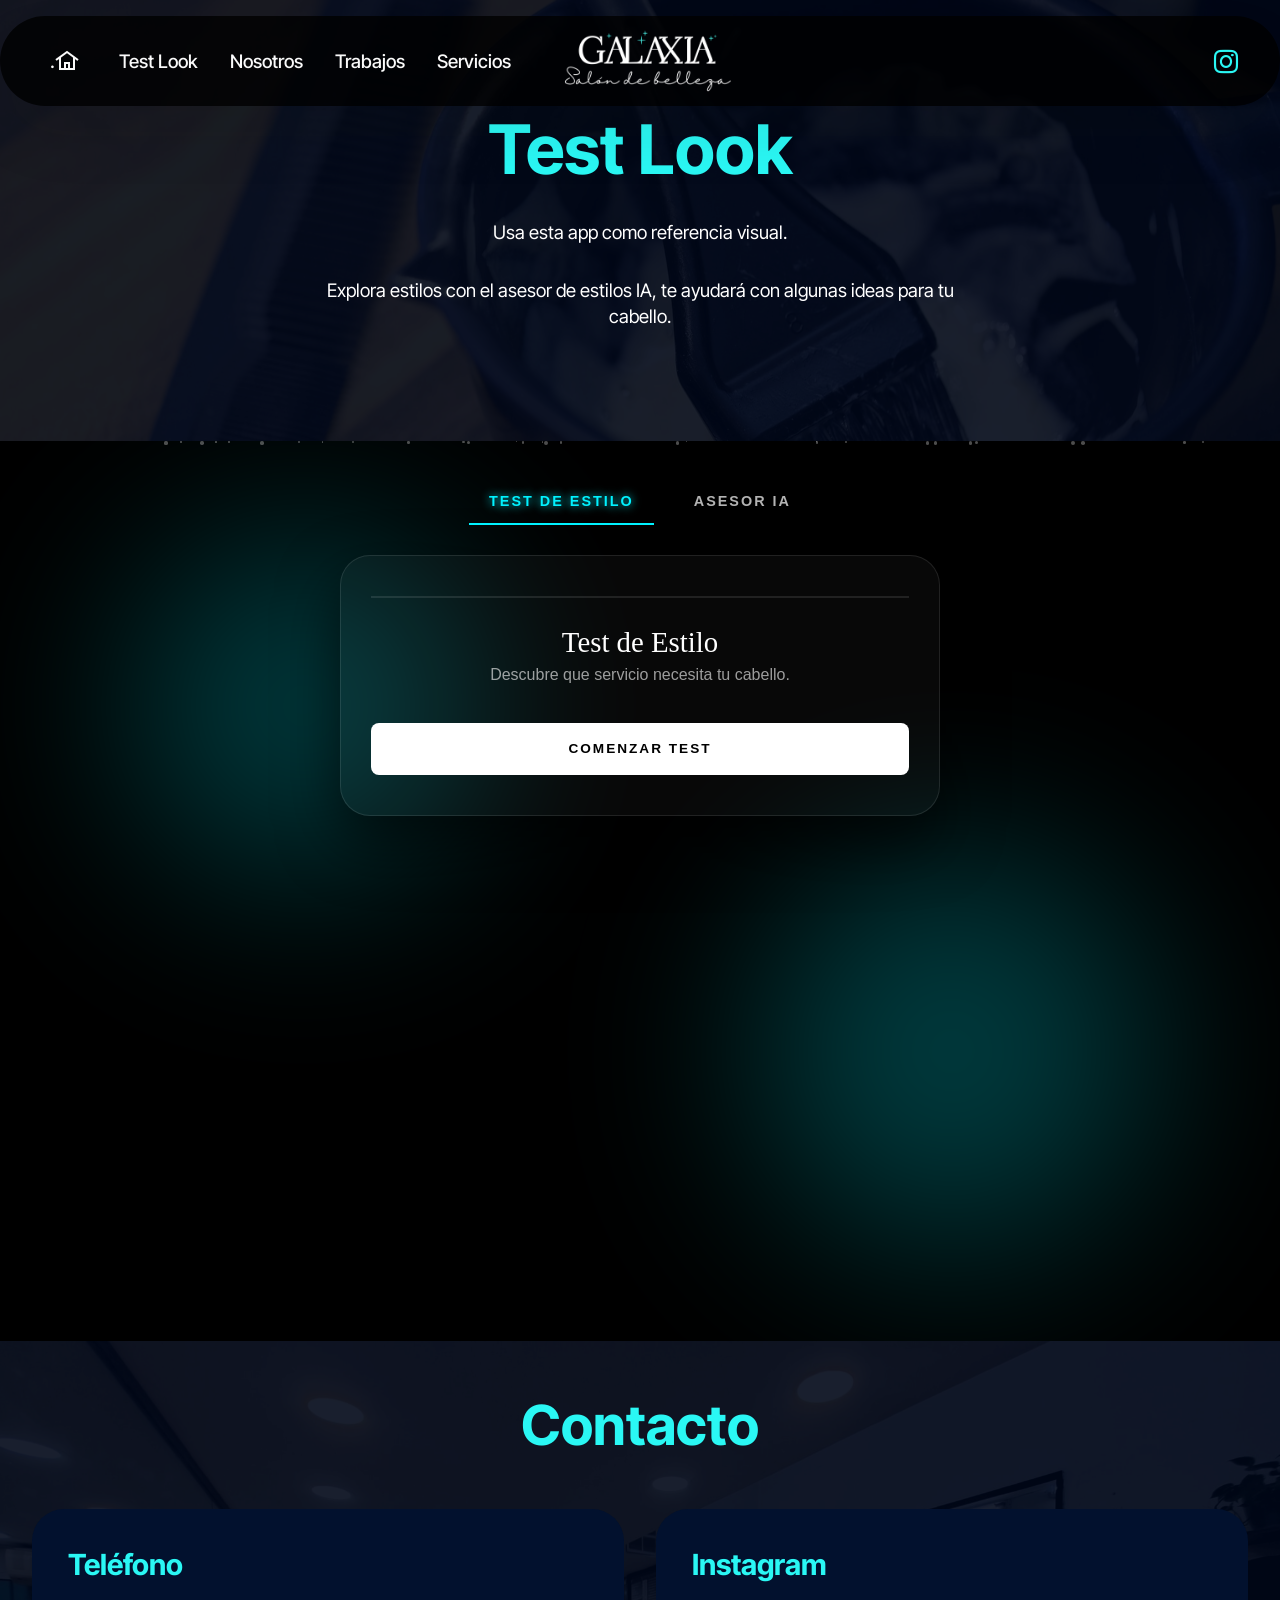
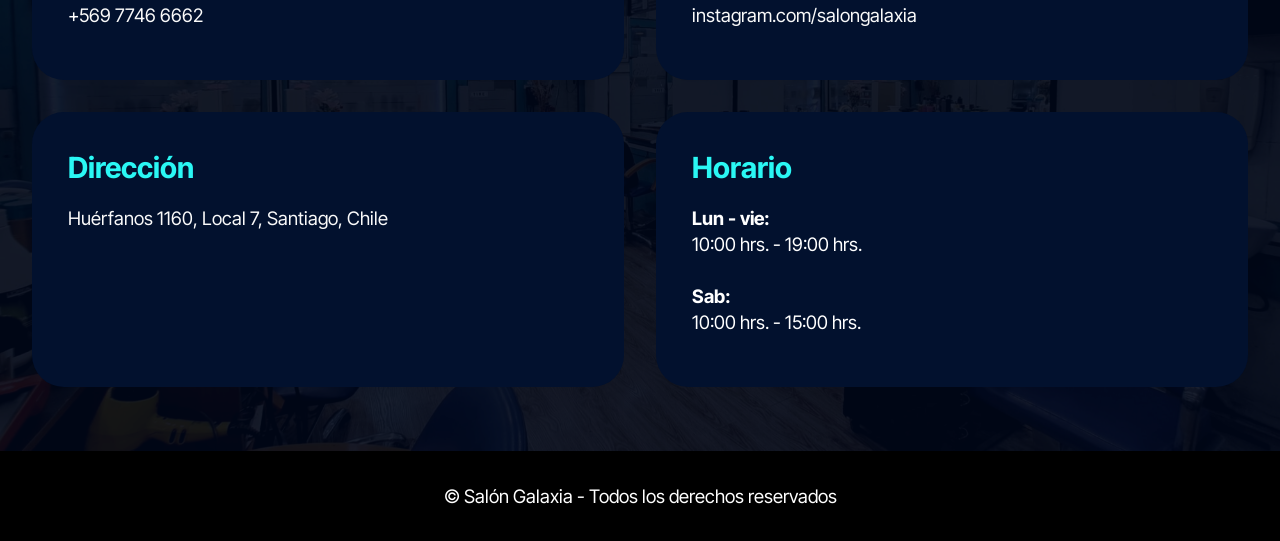
<file: testlook.html>
<!DOCTYPE html>
<html  >
<head>
  <meta charset="UTF-8">
  <meta http-equiv="X-UA-Compatible" content="IE=edge">
  <meta name="viewport" content="width=device-width, initial-scale=1, minimum-scale=1">
  <link rel="shortcut icon" href="assets/images/logo-galaxia-2023-mesa-de-trabajo-4-copia-3.svg" type="image/x-icon">
  <meta name="description" content="">
  
  
  <title>Test Look</title>
  <link rel="stylesheet" href="assets/web/assets/mobirise-icons2/mobirise2.css">
  <link rel="stylesheet" href="assets/bootstrap/css/bootstrap.min.css">
  <link rel="stylesheet" href="assets/bootstrap/css/bootstrap-grid.min.css">
  <link rel="stylesheet" href="assets/bootstrap/css/bootstrap-reboot.min.css">
  <link rel="stylesheet" href="assets/parallax/jarallax.css">
  <link rel="stylesheet" href="assets/dropdown/css/style.css">
  <link rel="stylesheet" href="assets/socicon/css/styles.css">
  <link rel="stylesheet" href="assets/theme/css/style.css">
  <link rel="preload" href="https://fonts.googleapis.com/css?family=Inter+Tight:100,200,300,400,500,600,700,800,900,100i,200i,300i,400i,500i,600i,700i,800i,900i&display=swap" as="style" onload="this.onload=null;this.rel='stylesheet'">
  <noscript><link rel="stylesheet" href="https://fonts.googleapis.com/css?family=Inter+Tight:100,200,300,400,500,600,700,800,900,100i,200i,300i,400i,500i,600i,700i,800i,900i&display=swap"></noscript>
  <link rel="preload" as="style" href="assets/mobirise/css/mbr-additional.css?v=ug2niP"><link rel="stylesheet" href="assets/mobirise/css/mbr-additional.css?v=ug2niP" type="text/css">

  
  
  
</head>
<body>
  
  <section data-bs-version="5.1" class="menu menu3 cid-vduLn3smnl" once="menu" id="menu03-25">
	

	<nav class="navbar navbar-dropdown navbar-fixed-top navbar-expand-lg">
		<div class="container">
			<div class="navbar-brand">
				<span class="navbar-logo">
					<a href="index.html">
						<img src="assets/images/logo-galaxia-2023-4-404x145.png" alt="Logo de Salón Galaxia, Peluquería Galaxia, peluqería tendencia en Santiago Centro especialista en alisado permanente Bio Ionic, balayage y estética integral cerca de mi ubicación." style="height: 3.8rem;">
					</a>
				</span>
				
			</div>
			<button class="navbar-toggler" type="button" data-toggle="collapse" data-bs-toggle="collapse" data-target="#navbarSupportedContent" data-bs-target="#navbarSupportedContent" aria-controls="navbarNavAltMarkup" aria-expanded="false" aria-label="Toggle navigation">
				<div class="hamburger">
					<span></span>
					<span></span>
					<span></span>
					<span></span>
				</div>
			</button>
			<div class="collapse navbar-collapse" id="navbarSupportedContent">
				<ul class="navbar-nav nav-dropdown nav-right" data-app-modern-menu="true"><li class="nav-item">
						<a class="nav-link link text-white text-primary display-4" href="index.html">.<span class="mobi-mbri mobi-mbri-home mbr-iconfont mbr-iconfont-btn"></span></a>
					</li><li class="nav-item"><a class="nav-link link text-white text-primary display-4" href="testlook.html">Test Look</a></li>
					<li class="nav-item">
						<a class="nav-link link show text-white text-primary display-4" href="nosotros.html" aria-expanded="false">Nosotros</a>
					</li>
					<li class="nav-item">
						<a class="nav-link link text-white text-primary display-4" href="galeria.html">Trabajos</a>
					</li><li class="nav-item"><a class="nav-link link text-white display-4" href="index.html#tabs1-7">Servicios</a></li></ul>
				<div class="icons-menu">
					<a class="iconfont-wrapper" href="https://www.instagram.com/salongalaxia/" target="_blank">
						<span class="p-2 mbr-iconfont socicon-instagram socicon"></span>
					</a>
					
					
					
				</div>
				
			</div>
		</div>
	</nav>
</section>

<section data-bs-version="5.1" class="header09 startm5 cid-vduLn4OUu4 mbr-parallax-background" id="header09-26">	
    
	<div class="mbr-overlay" style="opacity: 0.9; background-color: rgb(0, 7, 24);"></div>
	
	<div class="container">
		<div class="row">
			<div class="content-wrap col-12 col-md-7">
				<h1 class="mbr-section-title mbr-fonts-style mbr-white mb-4 display-1"><strong>Test Look</strong></h1>
				
				<p class="mbr-fonts-style mbr-text mbr-white mb-4 display-7">
					Usa esta app como referencia visual.</p>
				<p class="mbr-fonts-style mbr-text mbr-white mb-4 display-7">
					Explora estilos con el asesor de estilos IA, te ayudará con algunas ideas para tu cabello.</p>
				
			</div>
		</div>
	</div>
</section>
<section id="galaxia-experience" style="background-color: #000; position: relative; min-height: 100vh; overflow: hidden; z-index: 1; padding: 40px 0; font-family: 'Montserrat', sans-serif;">
    
    <div id="container-bg-premium" style="position: absolute; top: 0; left: 0; width: 100%; height: 100%; z-index: -1; pointer-events: none;">
        <div class="bg-sphere-p sphere-1-p" id="sphere1"></div>
        <div class="bg-sphere-p sphere-2-p" id="sphere2"></div>
    </div>

    <style>
        :root {
            --cian-neon: #00f2ff;
            --glass-bg: rgba(255, 255, 255, 0.03);
            --glass-border: rgba(255, 255, 255, 0.1);
            --text-p: rgba(255, 255, 255, 0.9);
        }

        /* Esferas y Esporas */
        .bg-sphere-p { position: absolute; border-radius: 50%; background: var(--cian-neon); filter: blur(100px); opacity: 0.25; will-change: transform; pointer-events: none; }
        .sphere-1-p { width: 350px; height: 350px; top: 10%; left: 10%; }
        .sphere-2-p { width: 400px; height: 400px; bottom: 10%; right: 10%; }
        .spore-p { position: absolute; background: rgba(255, 255, 255, 0.3); border-radius: 50%; animation: floatSporePremium linear infinite; pointer-events: none; }
        @keyframes floatSporePremium {
            0% { transform: translateY(110vh) scale(0); opacity: 0; }
            10% { opacity: 1; }
            90% { opacity: 1; }
            100% { transform: translateY(-10vh) scale(1.5); opacity: 0; }
        }

        /* Tabs Navigation */
        .nav-tabs-galaxia { display: flex; justify-content: center; gap: 20px; margin-bottom: 30px; position: relative; z-index: 20; }
        .tab-btn { background: none; border: none; color: rgba(255,255,255,0.7); font-size: 0.9rem; letter-spacing: 2px; text-transform: uppercase; cursor: pointer; padding: 10px 20px; transition: 0.3s; border-bottom: 2px solid transparent; font-weight: 900; }
        .tab-btn.active { color: var(--cian-neon); border-bottom: 2px solid var(--cian-neon); text-shadow: 0 0 10px var(--cian-neon); }

        /* Contenedor Principal */
        .experience-panel { display: none; width: 90%; max-width: 600px; margin: 0 auto; position: relative; z-index: 10; }
        .experience-panel.active { display: block; animation: fadeInQuizStep 0.7s ease forwards; }

        /* Card de Cristal */
        .glass-card-p {
            background: var(--glass-bg); backdrop-filter: blur(25px); -webkit-backdrop-filter: blur(25px);
            border: 1px solid var(--glass-border); border-radius: 30px;
            padding: 40px 30px; text-align: center; color: white; box-shadow: 0 25px 60px rgba(0,0,0,0.6);
        }

        /* Elementos del Test */
        .question-p { display: none; opacity: 0; }
        .question-p.active { display: block; animation: fadeInQuizStep 0.7s ease forwards; }
        .options-grid-p { display: grid; gap: 10px; margin-top: 20px; }
        button.option-p {
            background: transparent; border: 1px solid rgba(255,255,255,0.15);
            color: var(--text-p); padding: 14px; border-radius: 12px;
            cursor: pointer; transition: 0.3s; text-align: left; width: 100%; font-size: 0.9rem;
        }
        button.option-p:hover { background: white; color: black; transform: translateX(5px); }
        .progress-bar-p { height: 2px; background: rgba(255,255,255,0.1); margin-bottom: 30px; }
        .progress-fill-p { height: 100%; background: var(--cian-neon); width: 0%; transition: width 0.5s ease; }

        /* Estilos Asesor IA */
        .selector-group { margin-top: 20px; text-align: left; }
        .selector-label { font-size: 0.95rem; text-transform: uppercase; color: var(--cian-neon); letter-spacing: 1px; margin-bottom: 8px; display: block; }
        .options-flex { display: flex; flex-wrap: wrap; gap: 6px; }
        .chip { padding: 6px 12px; border-radius: 50px; border: 1px solid var(--glass-border); font-size: 0.9rem; cursor: pointer; transition: 0.2s; background: rgba(255,255,255,0.03); color: white; }
        .chip:hover, .chip.active { background: white; color: black; border-color: white; }
        .prompt-box { background: rgba(0,0,0,0.4); border: 1px solid var(--cian-neon); border-radius: 15px; padding: 15px; margin-top: 15px; display: none; text-align: left; }
        
        /* Botón Principal */
        .btn-cta-p {
            display: inline-block; padding: 16px; background: white; color: black !important;
            text-decoration: none; border-radius: 8px; font-weight: 700;
            text-transform: uppercase; letter-spacing: 2px; width: 100%; margin-top: 15px;
            transition: 0.3s; cursor: pointer; border: none; font-size: 0.85rem; text-align: center;
            box-sizing: border-box;
        }
        .btn-cta-p:hover { background: var(--cian-neon); box-shadow: 0 0 20px rgba(0,242,255,0.4); }

        #cuts-mujer, #cuts-hombre { display: none; }
        #cuts-mujer.active-gender, #cuts-hombre.active-gender { display: flex; }

        @keyframes fadeInQuizStep { from { opacity: 0; transform: translateY(15px); } to { opacity: 1; transform: translateY(0); } }
        @media (max-width: 768px) { .glass-card-p { padding: 30px 20px; } }
    </style>

    <div class="nav-tabs-galaxia">
        <button class="tab-btn active" onclick="switchTab(event, 'test')">Test de Estilo</button>
        <button class="tab-btn" onclick="switchTab(event, 'asesor')">Asesor IA</button>
    </div>

    <div id="panel-test" class="experience-panel active">
        <div class="glass-card-p">
            <div class="progress-bar-p"><div class="progress-fill-p" id="progress-bar-fill"></div></div>
            
            <div id="intro-p">
                <h1 style="font-family: serif; font-size: 1.8rem; margin-bottom: 10px;">Test de Estilo</h1>
                <p style="opacity: 0.6; margin-bottom: 25px;">Descubre que servicio necesita tu cabello.</p>
                <button class="btn-cta-p" onclick="startPremiumQuiz()">Comenzar Test</button>
            </div>

            <div id="q1" class="question-p">
                <h3>1. ¿Qué buscas lograr hoy?</h3>
                <div class="options-grid-p">
                    <button class="option-p" onclick="handleNext('A')">Dar luz y brillo (mechas/balayage)</button>
                    <button class="option-p" onclick="handleNext('B')">Recuperar suavidad y reparar daño</button>
                    <button class="option-p" onclick="handleNext('C')">Cubrir canas o retocar mi color</button>
                    <button class="option-p" onclick="handleNext('D')">Un cambio de color radical</button>
                    <button class="option-p" onclick="handleNext('E')">Solo un corte y salud natural</button>
                </div>
            </div>
            <div id="q2" class="question-p"><h3>2. ¿Cómo está tu historial químico?</h3><div class="options-grid-p"><button class="option-p" onclick="handleNext('A')">Tengo mechas antiguas</button><button class="option-p" onclick="handleNext('B')">Cabello débil/quebradizo</button><button class="option-p" onclick="handleNext('C')">Tiño raíz mensualmente</button><button class="option-p" onclick="handleNext('D')">Color muy oscuro hoy</button><button class="option-p" onclick="handleNext('E')">Cabello virgen o natural</button></div></div>
            <div id="q3" class="question-p"><h3>3. ¿Cuál es tu mayor deseo?</h3><div class="options-grid-p"><button class="option-p" onclick="handleNext('A')">Ser más luminosa</button><button class="option-p" onclick="handleNext('B')">Brillo y sedosidad</button><button class="option-p" onclick="handleNext('C')">Color perfecto y parejo</button><button class="option-p" onclick="handleNext('D')">Cambio de look total</button><button class="option-p" onclick="handleNext('E')">Corte fácil de peinar</button></div></div>
            <div id="q4" class="question-p"><h3>4. ¿Última visita con tu estilista?</h3><div class="options-grid-p"><button class="option-p" onclick="handleNext('A')">Menos de 3 meses</button><button class="option-p" onclick="handleNext('B')">Hace poco (maltratado)</button><button class="option-p" onclick="handleNext('C')">Cada mes sagrado</button><button class="option-p" onclick="handleNext('D')">Hace mucho tiempo</button><button class="option-p" onclick="handleNext('E')">Más de un año</button></div></div>
            <div id="q5" class="question-p"><h3>5. ¿Qué largo tienes?</h3><div class="options-grid-p"><button class="option-p" onclick="handleNext('A')">Corto (hombros)</button><button class="option-p" onclick="handleNext('B')">Medio</button><button class="option-p" onclick="handleNext('C')">Largo</button><button class="option-p" onclick="handleNext('D')">Extra largo</button><button class="option-p" onclick="handleNext('E')">Pixie</button></div></div>
            <div id="q6" class="question-p"><h3>6. ¿Mantenimiento deseado?</h3><div class="options-grid-p"><button class="option-p" onclick="handleNext('A')">Vendré seguido</button><button class="option-p" onclick="handleNext('B')">Productos en casa</button><button class="option-p" onclick="handleNext('C')">Cubrir canas siempre</button><button class="option-p" onclick="handleNext('D')">No importa si es top</button><button class="option-p" onclick="handleNext('E')">Sencillo y natural</button></div></div>
            <div id="q7" class="question-p"><h3>7. ¿Qué es lo que más te molesta?</h3><div class="options-grid-p"><button class="option-p" onclick="handleNext('A')">Se ve oscuro</button><button class="option-p" onclick="handleNext('B')">Frizz y aspereza</button><button class="option-p" onclick="handleNext('C')">Raíces visibles</button><button class="option-p" onclick="handleNext('D')">Ya no me representa</button><button class="option-p" onclick="handleNext('E')">Puntas sin forma</button></div></div>

            <div id="result-p" style="display:none;">
                <h2 id="res-title-p" style="color: var(--cian-neon); font-family: serif; font-size: 1.8rem;"></h2>
                <p id="res-desc-p" style="opacity: 0.7; margin: 20px 0; font-size: 0.9rem;"></p>
                <a id="wa-link-p" href="#" target="_blank" class="btn-cta-p">Agendar Evaluación</a>
                <button onclick="location.reload()" style="background:none; border:none; color:rgba(255,255,255,0.4); margin-top:20px; cursor:pointer; font-size: 0.7rem;">← REPETIR</button>
            </div>
        </div>
    </div>

    <div id="panel-asesor" class="experience-panel">
        <div class="glass-card-p">
            <h2 style="font-family: serif; margin-bottom: 5px; font-size: 1.6rem;">Asesor IA</h2>
            <p style="font-size: 0.99rem; opacity: 0.8; margin-bottom: 25px;">Juega con la IA, descubre looks, toma referencias.</p>
			 <p style="font-size: 0.99rem; opacity: 0.8; margin-bottom: 25px;">Personaliza tu prompt y visualízalo. Luego pega el pormt en Gemini y sube tu mejor foto de tu cara y cabello.</p>
            
            <div class="selector-group" id="group-sex">
                <span class="selector-label">Sexo</span>
                <div class="options-flex">
                    <button class="chip" onclick="selGender(this, 'Mujer')">Mujer</button>
                    <button class="chip" onclick="selGender(this, 'Hombre')">Hombre</button>
                </div>
            </div>

            <div class="selector-group" id="group-color">
                <span class="selector-label">Color</span>
                <div class="options-flex">
                    <button class="chip" onclick="selChip(this)">Rubio</button>
                    <button class="chip" onclick="selChip(this)">Violeta oscuro</button>
                    <button class="chip" onclick="selChip(this)">Cobrizo</button>
                    <button class="chip" onclick="selChip(this)">Rojizo</button>
                    <button class="chip" onclick="selChip(this)">Negro</button>
                    <button class="chip" onclick="selChip(this)">Castaño claro</button>
                    <button class="chip" onclick="selChip(this)">Multicolor fantasía</button>
                    <button class="chip" onclick="selChip(this)">Balayage puntas rubias</button>
                </div>
            </div>

            <div class="selector-group" id="group-cut">
                <span class="selector-label">Corte</span>
                <div id="cuts-mujer" class="options-flex">
                    <button class="chip" onclick="selChip(this)">Bob</button>
                    <button class="chip" onclick="selChip(this)">Pixie</button>
                    <button class="chip" onclick="selChip(this)">Capas largas</button>
                    <button class="chip" onclick="selChip(this)">Wolf Cut</button>
                    <button class="chip" onclick="selChip(this)">Flequillo cortina</button>
                </div>
                <div id="cuts-hombre" class="options-flex">
                    <button class="chip" onclick="selChip(this)">Undercut</button>
                    <button class="chip" onclick="selChip(this)">Pompadour moderno</button>
                    <button class="chip" onclick="selChip(this)">Fade degradado</button>
                    <button class="chip" onclick="selChip(this)">Mullet moderno</button>
                    <button class="chip" onclick="selChip(this)">Top Knot</button>
                </div>
            </div>

            <button class="btn-cta-p" onclick="generatePrompt()">Generar Instrucción IA</button>

            <div id="box-final" class="prompt-box">
                <div id="p-text" style="font-family: monospace; font-size: 0.75rem; color: var(--cian-neon); word-break: break-word;"></div>
                <a href="https://gemini.google.com/" target="_blank" class="btn-cta-p" style="margin-top: 15px;">Abrir Gemini</a>
            </div>
        </div>
    </div>

    <script>
        // Lógica de Tabs
        function switchTab(e, tab) {
            document.querySelectorAll('.tab-btn').forEach(b => b.classList.remove('active'));
            document.querySelectorAll('.experience-panel').forEach(p => p.classList.remove('active'));
            e.currentTarget.classList.add('active');
            document.getElementById('panel-' + tab).classList.add('active');
        }

        // Lógica Esporas y Mouse
        const bgContainer = document.getElementById('container-bg-premium');
        function initSpores() {
            for (let i = 0; i < 30; i++) {
                let s = document.createElement('div');
                s.className = 'spore-p';
                let size = Math.random() * 3 + 1;
                s.style.width = size + 'px'; s.style.height = size + 'px';
                s.style.left = Math.random() * 100 + 'vw';
                s.style.animationDuration = (Math.random() * 10 + 5) + 's';
                s.style.animationDelay = (Math.random() * 5) + 's';
                bgContainer.appendChild(s);
            }
        }
        initSpores();

        const sph1 = document.getElementById('sphere1');
        const sph2 = document.getElementById('sphere2');
        window.addEventListener('mousemove', (e) => {
            const moveX = (e.clientX - window.innerWidth / 2) * 0.01;
            const moveY = (e.clientY - window.innerHeight / 2) * 0.01;
            sph1.style.transform = `translate(${-moveX * 2}px, ${-moveY * 2}px)`;
            sph2.style.transform = `translate(${moveX * 2}px, ${moveY * 2}px)`;
        });

        // Lógica Test Look
        let currentStep = 0;
        let testScores = { A:0, B:0, C:0, D:0, E:0 };

        function startPremiumQuiz() {
            document.getElementById('intro-p').style.display = 'none';
            showStep(1);
        }

        function showStep(n) {
            document.querySelectorAll('.question-p').forEach(q => q.classList.remove('active'));
            document.getElementById('q' + n).classList.add('active');
            document.getElementById('progress-bar-fill').style.width = ((n - 1) / 7 * 100) + '%';
        }

        function handleNext(ans) {
            testScores[ans]++;
            currentStep++;
            if (currentStep < 7) showStep(currentStep + 1);
            else renderTestResult();
        }

        function renderTestResult() {
            document.querySelectorAll('.question-p').forEach(q => q.classList.remove('active'));
            document.getElementById('progress-bar-fill').style.width = '100%';
            const winner = Object.keys(testScores).reduce((a, b) => testScores[a] > testScores[b] ? a : b);
            let t = "", d = "", w = "";

            if(winner == 'A'){ t="Rubio e Iluminación"; d="Ideal para Balayage o mechas HD."; w="Me salió Rubio e Iluminación!"; }
            else if(winner == 'B'){ t="Brillo y Reparación"; d="Necesitas un rescate profundo (Bótox/Nutrición)."; w="Necesito Brillo y Reparación!"; }
            else if(winner == 'C'){ t="Color y Cobertura"; d="Perfección total en tus raíces y canas."; w="Quiero Color y Cobertura!"; }
            else if(winner == 'D'){ t="Cambio Total"; d="Metamorfosis radical de color."; w="Estoy lista para un Cambio Total!"; }
            else { t="Natural y Corte"; d="Corte de autor y mucha naturalidad."; w="Busco un Corte Natural!"; }

            document.getElementById('res-title-p').innerText = t;
            document.getElementById('res-desc-p').innerText = d;
            document.getElementById('wa-link-p').href = "https://wa.me/56977466662?text=" + encodeURIComponent("¡Hola José! " + w);
            document.getElementById('result-p').style.display = 'block';
        }

        // Lógica Asesor IA
        function selGender(btn, gender) {
            btn.parentNode.querySelectorAll('.chip').forEach(c => c.classList.remove('active'));
            btn.classList.add('active');
            document.querySelectorAll('#group-cut .chip').forEach(c => c.classList.remove('active'));
            document.getElementById('cuts-mujer').classList.remove('active-gender');
            document.getElementById('cuts-hombre').classList.remove('active-gender');
            if(gender === 'Mujer') document.getElementById('cuts-mujer').classList.add('active-gender');
            else document.getElementById('cuts-hombre').classList.add('active-gender');
        }

        function selChip(btn) {
            btn.parentNode.querySelectorAll('.chip').forEach(c => c.classList.remove('active'));
            btn.classList.add('active');
        }

        function generatePrompt() {
            const sex = document.querySelector('#group-sex .chip.active')?.innerText || "persona";
            const col = document.querySelector('#group-color .chip.active')?.innerText || "natural";
            const cut = document.querySelector('.active-gender .chip.active')?.innerText || "moderno";
            const p = `Soy cliente de Salón Galaxia. Analiza mi foto y haz una edición fotorrealista: soy ${sex}, cambia mi cabello a color ${col} con un corte estilo ${cut}. Mantén mi rostro idéntico, no cambies mis rasgos, solo cambia el pelo, iluminación con luz de salón profesional, no cambies la escena.`;
            
            navigator.clipboard.writeText(p).then(() => {
                document.getElementById('p-text').innerText = "✓ COPIADO: " + p;
                document.getElementById('box-final').style.display = 'block';
                alert("Instrucción copiada al portapapeles.");
            });
        }
    </script>
</section>
<section data-bs-version="5.1" class="contacts01 cid-vduLna0fvo mbr-parallax-background" id="contacts01-28">
    

    
    <div class="mbr-overlay" style="opacity: 0.9; background-color: rgb(0, 7, 24);">
    </div>
    <div class="container">
        <div class="row justify-content-center">
            <div class="col-12 content-head">
                <div class="mbr-section-head mb-5">
                    <h3 class="mbr-section-title mbr-fonts-style align-center mb-0 display-2">
                        <strong>Contacto</strong>
                    </h3>
                    
                </div>
            </div>
        </div>
        <div class="row">
            <div class="item features-without-image col-12 col-md-6 active">
                <div class="item-wrapper">
                    <div class="text-wrapper">
                        <h6 class="card-title mbr-fonts-style mb-3 display-5">
                            <strong>Teléfono</strong></h6>
                        <p class="mbr-text mbr-fonts-style display-7">
                            +<a href="tel:+56977466662" class="text-white text-primary">569 7746 6662</a>
                        </p>
                    </div>
                </div>
            </div>
            <div class="item features-without-image col-12 col-md-6">
                <div class="item-wrapper">
                    <div class="text-wrapper">
                        <h6 class="card-title mbr-fonts-style mb-3 display-5">
                            <strong>Instagram</strong></h6>
                        <p class="mbr-text mbr-fonts-style display-7"><a href="https://www.instagram.com/salongalaxia/" class="text-white" target="_blank">instagram.com/salongalaxia</a></p>
                    </div>
                </div>
            </div>
            <div class="item features-without-image col-12 col-md-6">
                <div class="item-wrapper">
                    <div class="text-wrapper">
                        <h6 class="card-title mbr-fonts-style mb-3 display-5"><strong>Dirección</strong></h6>
                        <p class="mbr-text mbr-fonts-style display-7">
                            <a href="https://maps.app.goo.gl/AgjPL5hmrvbKuthF9" class="text-white" target="_blank">Huérfanos 1160, Local 7, Santiago, Chile</a>
                        </p>
                    </div>
                </div>
            </div>
            <div class="item features-without-image col-12 col-md-6">
                <div class="item-wrapper">
                    <div class="text-wrapper">
                        <h6 class="card-title mbr-fonts-style mb-3 display-5">
                            <strong>Horario</strong></h6>
                        <p class="mbr-text mbr-fonts-style display-7"><strong>Lun - vie:<br></strong>10:00 hrs. - 19:00 hrs.<br><br><strong>Sab:<br></strong>10:00 hrs. - 15:00 hrs.</p>
                    </div>
                </div>
            </div>
        </div>
    </div>
</section>

<section data-bs-version="5.1" class="footer4 cid-vduLnceC53 mbr-reveal" once="footers" id="footer04-29">

    

    

    <div class="container">
        <div class="media-container-row align-center mbr-white">
            <div class="col-12">
                <p class="mbr-text mb-0 mbr-fonts-style display-7">
                    © Salón Galaxia - Todos los derechos reservados</p>
            </div>
        </div>
    </div>
</section><script src="assets/bootstrap/js/bootstrap.bundle.min.js"></script>  <script src="assets/parallax/jarallax.js"></script>  <script src="assets/smoothscroll/smooth-scroll.js"></script>  <script src="assets/ytplayer/index.js"></script>  <script src="assets/dropdown/js/navbar-dropdown.js"></script>  <script src="assets/theme/js/script.js"></script>  
  
  
</body>
</html>
</file>
<file: assets/web/assets/mobirise-icons2/mobirise2.css>
@font-face {
  font-family: 'Moririse2';
  font-display: swap;
  src:  url('mobirise2.eot?f2bix4');
  src:  url('mobirise2.eot?f2bix4#iefix') format('embedded-opentype'),
    url('mobirise2.ttf?f2bix4') format('truetype'),
    url('mobirise2.woff?f2bix4') format('woff'),
    url('mobirise2.svg?f2bix4#mobirise2') format('svg');
  font-weight: normal;
  font-style: normal;
}

[class^="mobi-"], [class*=" mobi-"] {
  /* use !important to prevent issues with browser extensions that change fonts */
  font-family: 'Moririse2' !important;
  speak: none;
  font-style: normal;
  font-weight: normal;
  font-variant: normal;
  text-transform: none;
  line-height: 1;

  /* Better Font Rendering =========== */
  -webkit-font-smoothing: antialiased;
  -moz-osx-font-smoothing: grayscale;
}

.mobi-mbri-add-submenu:before {
  content: "\e900";
}
.mobi-mbri-alert:before {
  content: "\e901";
}
.mobi-mbri-align-center:before {
  content: "\e902";
}
.mobi-mbri-align-justify:before {
  content: "\e903";
}
.mobi-mbri-align-left:before {
  content: "\e904";
}
.mobi-mbri-align-right:before {
  content: "\e905";
}
.mobi-mbri-android:before {
  content: "\e906";
}
.mobi-mbri-apple:before {
  content: "\e907";
}
.mobi-mbri-arrow-down:before {
  content: "\e908";
}
.mobi-mbri-arrow-next:before {
  content: "\e909";
}
.mobi-mbri-arrow-prev:before {
  content: "\e90a";
}
.mobi-mbri-arrow-up:before {
  content: "\e90b";
}
.mobi-mbri-bold:before {
  content: "\e90c";
}
.mobi-mbri-bookmark:before {
  content: "\e90d";
}
.mobi-mbri-bootstrap:before {
  content: "\e90e";
}
.mobi-mbri-briefcase:before {
  content: "\e90f";
}
.mobi-mbri-browse:before {
  content: "\e910";
}
.mobi-mbri-bulleted-list:before {
  content: "\e911";
}
.mobi-mbri-calendar:before {
  content: "\e912";
}
.mobi-mbri-camera:before {
  content: "\e913";
}
.mobi-mbri-cart-add:before {
  content: "\e914";
}
.mobi-mbri-cart-full:before {
  content: "\e915";
}
.mobi-mbri-cash:before {
  content: "\e916";
}
.mobi-mbri-change-style:before {
  content: "\e917";
}
.mobi-mbri-chat:before {
  content: "\e918";
}
.mobi-mbri-clock:before {
  content: "\e919";
}
.mobi-mbri-close:before {
  content: "\e91a";
}
.mobi-mbri-cloud:before {
  content: "\e91b";
}
.mobi-mbri-code:before {
  content: "\e91c";
}
.mobi-mbri-contact-form:before {
  content: "\e91d";
}
.mobi-mbri-credit-card:before {
  content: "\e91e";
}
.mobi-mbri-cursor-click:before {
  content: "\e91f";
}
.mobi-mbri-cust-feedback:before {
  content: "\e920";
}
.mobi-mbri-database:before {
  content: "\e921";
}
.mobi-mbri-delivery:before {
  content: "\e922";
}
.mobi-mbri-desktop:before {
  content: "\e923";
}
.mobi-mbri-devices:before {
  content: "\e924";
}
.mobi-mbri-down:before {
  content: "\e925";
}
.mobi-mbri-download-2:before {
  content: "\e926";
}
.mobi-mbri-download:before {
  content: "\e927";
}
.mobi-mbri-drag-n-drop-2:before {
  content: "\e928";
}
.mobi-mbri-drag-n-drop:before {
  content: "\e929";
}
.mobi-mbri-edit-2:before {
  content: "\e92a";
}
.mobi-mbri-edit:before {
  content: "\e92b";
}
.mobi-mbri-error:before {
  content: "\e92c";
}
.mobi-mbri-extension:before {
  content: "\e92d";
}
.mobi-mbri-features:before {
  content: "\e92e";
}
.mobi-mbri-file:before {
  content: "\e92f";
}
.mobi-mbri-flag:before {
  content: "\e930";
}
.mobi-mbri-folder:before {
  content: "\e931";
}
.mobi-mbri-gift:before {
  content: "\e932";
}
.mobi-mbri-github:before {
  content: "\e933";
}
.mobi-mbri-globe-2:before {
  content: "\e934";
}
.mobi-mbri-globe:before {
  content: "\e935";
}
.mobi-mbri-growing-chart:before {
  content: "\e936";
}
.mobi-mbri-hearth:before {
  content: "\e937";
}
.mobi-mbri-help:before {
  content: "\e938";
}
.mobi-mbri-home:before {
  content: "\e939";
}
.mobi-mbri-hot-cup:before {
  content: "\e93a";
}
.mobi-mbri-idea:before {
  content: "\e93b";
}
.mobi-mbri-image-gallery:before {
  content: "\e93c";
}
.mobi-mbri-image-slider:before {
  content: "\e93d";
}
.mobi-mbri-info:before {
  content: "\e93e";
}
.mobi-mbri-italic:before {
  content: "\e93f";
}
.mobi-mbri-key:before {
  content: "\e940";
}
.mobi-mbri-laptop:before {
  content: "\e941";
}
.mobi-mbri-layers:before {
  content: "\e942";
}
.mobi-mbri-left-right:before {
  content: "\e943";
}
.mobi-mbri-left:before {
  content: "\e944";
}
.mobi-mbri-letter:before {
  content: "\e945";
}
.mobi-mbri-like:before {
  content: "\e946";
}
.mobi-mbri-link:before {
  content: "\e947";
}
.mobi-mbri-lock:before {
  content: "\e948";
}
.mobi-mbri-login:before {
  content: "\e949";
}
.mobi-mbri-logout:before {
  content: "\e94a";
}
.mobi-mbri-magic-stick:before {
  content: "\e94b";
}
.mobi-mbri-map-pin:before {
  content: "\e94c";
}
.mobi-mbri-menu:before {
  content: "\e94d";
}
.mobi-mbri-mobile-2:before {
  content: "\e94e";
}
.mobi-mbri-mobile-horizontal:before {
  content: "\e94f";
}
.mobi-mbri-mobile:before {
  content: "\e950";
}
.mobi-mbri-mobirise:before {
  content: "\e951";
}
.mobi-mbri-more-horizontal:before {
  content: "\e952";
}
.mobi-mbri-more-vertical:before {
  content: "\e953";
}
.mobi-mbri-music:before {
  content: "\e954";
}
.mobi-mbri-new-file:before {
  content: "\e955";
}
.mobi-mbri-numbered-list:before {
  content: "\e956";
}
.mobi-mbri-opened-folder:before {
  content: "\e957";
}
.mobi-mbri-pages:before {
  content: "\e958";
}
.mobi-mbri-paper-plane:before {
  content: "\e959";
}
.mobi-mbri-paperclip:before {
  content: "\e95a";
}
.mobi-mbri-phone:before {
  content: "\e95b";
}
.mobi-mbri-photo:before {
  content: "\e95c";
}
.mobi-mbri-photos:before {
  content: "\e95d";
}
.mobi-mbri-pin:before {
  content: "\e95e";
}
.mobi-mbri-play:before {
  content: "\e95f";
}
.mobi-mbri-plus:before {
  content: "\e960";
}
.mobi-mbri-preview:before {
  content: "\e961";
}
.mobi-mbri-print:before {
  content: "\e962";
}
.mobi-mbri-protect:before {
  content: "\e963";
}
.mobi-mbri-question:before {
  content: "\e964";
}
.mobi-mbri-quote-left:before {
  content: "\e965";
}
.mobi-mbri-quote-right:before {
  content: "\e966";
}
.mobi-mbri-redo:before {
  content: "\e967";
}
.mobi-mbri-refresh:before {
  content: "\e968";
}
.mobi-mbri-responsive-2:before {
  content: "\e969";
}
.mobi-mbri-responsive:before {
  content: "\e96a";
}
.mobi-mbri-right:before {
  content: "\e96b";
}
.mobi-mbri-rocket:before {
  content: "\e96c";
}
.mobi-mbri-sad-face:before {
  content: "\e96d";
}
.mobi-mbri-sale:before {
  content: "\e96e";
}
.mobi-mbri-save:before {
  content: "\e96f";
}
.mobi-mbri-search:before {
  content: "\e970";
}
.mobi-mbri-setting-2:before {
  content: "\e971";
}
.mobi-mbri-setting-3:before {
  content: "\e972";
}
.mobi-mbri-setting:before {
  content: "\e973";
}
.mobi-mbri-share:before {
  content: "\e974";
}
.mobi-mbri-shopping-bag:before {
  content: "\e975";
}
.mobi-mbri-shopping-basket:before {
  content: "\e976";
}
.mobi-mbri-shopping-cart:before {
  content: "\e977";
}
.mobi-mbri-sites:before {
  content: "\e978";
}
.mobi-mbri-smile-face:before {
  content: "\e979";
}
.mobi-mbri-speed:before {
  content: "\e97a";
}
.mobi-mbri-star:before {
  content: "\e97b";
}
.mobi-mbri-success:before {
  content: "\e97c";
}
.mobi-mbri-sun:before {
  content: "\e97d";
}
.mobi-mbri-sun2:before {
  content: "\e97e";
}
.mobi-mbri-tablet-vertical:before {
  content: "\e97f";
}
.mobi-mbri-tablet:before {
  content: "\e980";
}
.mobi-mbri-target:before {
  content: "\e981";
}
.mobi-mbri-timer:before {
  content: "\e982";
}
.mobi-mbri-to-ftp:before {
  content: "\e983";
}
.mobi-mbri-to-local-drive:before {
  content: "\e984";
}
.mobi-mbri-touch-swipe:before {
  content: "\e985";
}
.mobi-mbri-touch:before {
  content: "\e986";
}
.mobi-mbri-trash:before {
  content: "\e987";
}
.mobi-mbri-underline:before {
  content: "\e988";
}
.mobi-mbri-undo:before {
  content: "\e989";
}
.mobi-mbri-unlink:before {
  content: "\e98a";
}
.mobi-mbri-unlock:before {
  content: "\e98b";
}
.mobi-mbri-up-down:before {
  content: "\e98c";
}
.mobi-mbri-up:before {
  content: "\e98d";
}
.mobi-mbri-update:before {
  content: "\e98e";
}
.mobi-mbri-upload-2:before {
  content: "\e98f";
}
.mobi-mbri-upload:before {
  content: "\e990";
}
.mobi-mbri-user-2:before {
  content: "\e991";
}
.mobi-mbri-user:before {
  content: "\e992";
}
.mobi-mbri-users:before {
  content: "\e993";
}
.mobi-mbri-video-play:before {
  content: "\e994";
}
.mobi-mbri-video:before {
  content: "\e995";
}
.mobi-mbri-watch:before {
  content: "\e996";
}
.mobi-mbri-website-theme-2:before {
  content: "\e997";
}
.mobi-mbri-website-theme:before {
  content: "\e998";
}
.mobi-mbri-wifi:before {
  content: "\e999";
}
.mobi-mbri-windows:before {
  content: "\e99a";
}
.mobi-mbri-zoom-in:before {
  content: "\e99b";
}
.mobi-mbri-zoom-out:before {
  content: "\e99c";
}
</file>
<file: assets/web/assets/mobirise-icons/mobirise-icons.css>
@font-face {
  font-family: 'MobiriseIcons';
  src:  url('mobirise-icons.eot?spat4u');
  src:  url('mobirise-icons.eot?spat4u#iefix') format('embedded-opentype'),
    url('mobirise-icons.ttf?spat4u') format('truetype'),
    url('mobirise-icons.woff?spat4u') format('woff'),
    url('mobirise-icons.svg?spat4u#MobiriseIcons') format('svg');
  font-weight: normal;
  font-style: normal;
  font-display: swap;
}

[class^="mbri-"], [class*=" mbri-"] {
  /* use !important to prevent issues with browser extensions that change fonts */
  font-family: MobiriseIcons !important;
  speak: none;
  font-style: normal;
  font-weight: normal;
  font-variant: normal;
  text-transform: none;
  line-height: 1;

  /* Better Font Rendering =========== */
  -webkit-font-smoothing: antialiased;
  -moz-osx-font-smoothing: grayscale;
}

.mbri-add-submenu:before {
  content: "\e900";
}
.mbri-alert:before {
  content: "\e901";
}
.mbri-align-center:before {
  content: "\e902";
}
.mbri-align-justify:before {
  content: "\e903";
}
.mbri-align-left:before {
  content: "\e904";
}
.mbri-align-right:before {
  content: "\e905";
}
.mbri-android:before {
  content: "\e906";
}
.mbri-apple:before {
  content: "\e907";
}
.mbri-arrow-down:before {
  content: "\e908";
}
.mbri-arrow-next:before {
  content: "\e909";
}
.mbri-arrow-prev:before {
  content: "\e90a";
}
.mbri-arrow-up:before {
  content: "\e90b";
}
.mbri-bold:before {
  content: "\e90c";
}
.mbri-bookmark:before {
  content: "\e90d";
}
.mbri-bootstrap:before {
  content: "\e90e";
}
.mbri-briefcase:before {
  content: "\e90f";
}
.mbri-browse:before {
  content: "\e910";
}
.mbri-bulleted-list:before {
  content: "\e911";
}
.mbri-calendar:before {
  content: "\e912";
}
.mbri-camera:before {
  content: "\e913";
}
.mbri-cart-add:before {
  content: "\e914";
}
.mbri-cart-full:before {
  content: "\e915";
}
.mbri-cash:before {
  content: "\e916";
}
.mbri-change-style:before {
  content: "\e917";
}
.mbri-chat:before {
  content: "\e918";
}
.mbri-clock:before {
  content: "\e919";
}
.mbri-close:before {
  content: "\e91a";
}
.mbri-cloud:before {
  content: "\e91b";
}
.mbri-code:before {
  content: "\e91c";
}
.mbri-contact-form:before {
  content: "\e91d";
}
.mbri-credit-card:before {
  content: "\e91e";
}
.mbri-cursor-click:before {
  content: "\e91f";
}
.mbri-cust-feedback:before {
  content: "\e920";
}
.mbri-database:before {
  content: "\e921";
}
.mbri-delivery:before {
  content: "\e922";
}
.mbri-desktop:before {
  content: "\e923";
}
.mbri-devices:before {
  content: "\e924";
}
.mbri-down:before {
  content: "\e925";
}
.mbri-download:before {
  content: "\e989";
}
.mbri-drag-n-drop:before {
  content: "\e927";
}
.mbri-drag-n-drop2:before {
  content: "\e928";
}
.mbri-edit:before {
  content: "\e929";
}
.mbri-edit2:before {
  content: "\e92a";
}
.mbri-error:before {
  content: "\e92b";
}
.mbri-extension:before {
  content: "\e92c";
}
.mbri-features:before {
  content: "\e92d";
}
.mbri-file:before {
  content: "\e92e";
}
.mbri-flag:before {
  content: "\e92f";
}
.mbri-folder:before {
  content: "\e930";
}
.mbri-gift:before {
  content: "\e931";
}
.mbri-github:before {
  content: "\e932";
}
.mbri-globe:before {
  content: "\e933";
}
.mbri-globe-2:before {
  content: "\e934";
}
.mbri-growing-chart:before {
  content: "\e935";
}
.mbri-hearth:before {
  content: "\e936";
}
.mbri-help:before {
  content: "\e937";
}
.mbri-home:before {
  content: "\e938";
}
.mbri-hot-cup:before {
  content: "\e939";
}
.mbri-idea:before {
  content: "\e93a";
}
.mbri-image-gallery:before {
  content: "\e93b";
}
.mbri-image-slider:before {
  content: "\e93c";
}
.mbri-info:before {
  content: "\e93d";
}
.mbri-italic:before {
  content: "\e93e";
}
.mbri-key:before {
  content: "\e93f";
}
.mbri-laptop:before {
  content: "\e940";
}
.mbri-layers:before {
  content: "\e941";
}
.mbri-left-right:before {
  content: "\e942";
}
.mbri-left:before {
  content: "\e943";
}
.mbri-letter:before {
  content: "\e944";
}
.mbri-like:before {
  content: "\e945";
}
.mbri-link:before {
  content: "\e946";
}
.mbri-lock:before {
  content: "\e947";
}
.mbri-login:before {
  content: "\e948";
}
.mbri-logout:before {
  content: "\e949";
}
.mbri-magic-stick:before {
  content: "\e94a";
}
.mbri-map-pin:before {
  content: "\e94b";
}
.mbri-menu:before {
  content: "\e94c";
}
.mbri-mobile:before {
  content: "\e94d";
}
.mbri-mobile2:before {
  content: "\e94e";
}
.mbri-mobirise:before {
  content: "\e94f";
}
.mbri-more-horizontal:before {
  content: "\e950";
}
.mbri-more-vertical:before {
  content: "\e951";
}
.mbri-music:before {
  content: "\e952";
}
.mbri-new-file:before {
  content: "\e953";
}
.mbri-numbered-list:before {
  content: "\e954";
}
.mbri-opened-folder:before {
  content: "\e955";
}
.mbri-pages:before {
  content: "\e956";
}
.mbri-paper-plane:before {
  content: "\e957";
}
.mbri-paperclip:before {
  content: "\e958";
}
.mbri-photo:before {
  content: "\e959";
}
.mbri-photos:before {
  content: "\e95a";
}
.mbri-pin:before {
  content: "\e95b";
}
.mbri-play:before {
  content: "\e95c";
}
.mbri-plus:before {
  content: "\e95d";
}
.mbri-preview:before {
  content: "\e95e";
}
.mbri-print:before {
  content: "\e95f";
}
.mbri-protect:before {
  content: "\e960";
}
.mbri-question:before {
  content: "\e961";
}
.mbri-quote-left:before {
  content: "\e962";
}
.mbri-quote-right:before {
  content: "\e963";
}
.mbri-refresh:before {
  content: "\e964";
}
.mbri-responsive:before {
  content: "\e965";
}
.mbri-right:before {
  content: "\e966";
}
.mbri-rocket:before {
  content: "\e967";
}
.mbri-sad-face:before {
  content: "\e968";
}
.mbri-sale:before {
  content: "\e969";
}
.mbri-save:before {
  content: "\e96a";
}
.mbri-search:before {
  content: "\e96b";
}
.mbri-setting:before {
  content: "\e96c";
}
.mbri-setting2:before {
  content: "\e96d";
}
.mbri-setting3:before {
  content: "\e96e";
}
.mbri-share:before {
  content: "\e96f";
}
.mbri-shopping-bag:before {
  content: "\e970";
}
.mbri-shopping-basket:before {
  content: "\e971";
}
.mbri-shopping-cart:before {
  content: "\e972";
}
.mbri-sites:before {
  content: "\e973";
}
.mbri-smile-face:before {
  content: "\e974";
}
.mbri-speed:before {
  content: "\e975";
}
.mbri-star:before {
  content: "\e976";
}
.mbri-success:before {
  content: "\e977";
}
.mbri-sun:before {
  content: "\e978";
}
.mbri-sun2:before {
  content: "\e979";
}
.mbri-tablet:before {
  content: "\e97a";
}
.mbri-tablet-vertical:before {
  content: "\e97b";
}
.mbri-target:before {
  content: "\e97c";
}
.mbri-timer:before {
  content: "\e97d";
}
.mbri-to-ftp:before {
  content: "\e97e";
}
.mbri-to-local-drive:before {
  content: "\e97f";
}
.mbri-touch-swipe:before {
  content: "\e980";
}
.mbri-touch:before {
  content: "\e981";
}
.mbri-trash:before {
  content: "\e982";
}
.mbri-underline:before {
  content: "\e983";
}
.mbri-unlink:before {
  content: "\e984";
}
.mbri-unlock:before {
  content: "\e985";
}
.mbri-up-down:before {
  content: "\e986";
}
.mbri-up:before {
  content: "\e987";
}
.mbri-update:before {
  content: "\e988";
}
.mbri-upload:before {
 content: "\e926"; 
}
.mbri-user:before {
  content: "\e98a";
}
.mbri-user2:before {
  content: "\e98b";
}
.mbri-users:before {
  content: "\e98c";
}
.mbri-video:before {
  content: "\e98d";
}
.mbri-video-play:before {
  content: "\e98e";
}
.mbri-watch:before {
  content: "\e98f";
}
.mbri-website-theme:before {
  content: "\e990";
}
.mbri-wifi:before {
  content: "\e991";
}
.mbri-windows:before {
  content: "\e992";
}
.mbri-zoom-out:before {
  content: "\e993";
}
.mbri-redo:before {
  content: "\e994";
}
.mbri-undo:before {
  content: "\e995";
}
</file>
<file: assets/parallax/jarallax.css>
.jarallax {
    position: relative;
    z-index: 0;
}
.jarallax > .jarallax-img {
    position: absolute;
    object-fit: cover;
    /* support for plugin https://github.com/bfred-it/object-fit-images */
    font-family: 'object-fit: cover;';
    top: 0;
    left: 0;
    width: 100%;
    height: 100%;
    z-index: -1;
}
</file>
<file: assets/dropdown/css/style.css>
.navbar-dropdown {
  left: 0;
  padding: 0;
  position: absolute;
  right: 0;
  top: 0;
  transition: all 0.45s ease;
  z-index: 1030;
  background: #282828; }
  .navbar-dropdown .navbar-logo {
    margin-right: 0.8rem;
    transition: margin 0.3s ease-in-out;
    vertical-align: middle; }
    .navbar-dropdown .navbar-logo img {
      height: 3.125rem;
      transition: all 0.3s ease-in-out; }
    .navbar-dropdown .navbar-logo.mbr-iconfont {
      font-size: 3.125rem;
      line-height: 3.125rem; }
  .navbar-dropdown .navbar-caption {
    font-weight: 700;
    white-space: normal;
    vertical-align: -4px;
    line-height: 3.125rem !important; }
    .navbar-dropdown .navbar-caption, .navbar-dropdown .navbar-caption:hover {
      color: inherit;
      text-decoration: none; }
  .navbar-dropdown .mbr-iconfont + .navbar-caption {
    vertical-align: -1px; }
  .navbar-dropdown.navbar-fixed-top {
    position: fixed; }
  .navbar-dropdown .navbar-brand span {
    vertical-align: -4px; }
  .navbar-dropdown.bg-color.transparent {
    background: none; }
  .navbar-dropdown.navbar-short .navbar-brand {
    padding: 0.625rem 0; }
    .navbar-dropdown.navbar-short .navbar-brand span {
      vertical-align: -1px; }
  .navbar-dropdown.navbar-short .navbar-caption {
    line-height: 2.375rem !important;
    vertical-align: -2px; }
  .navbar-dropdown.navbar-short .navbar-logo {
    margin-right: 0.5rem; }
    .navbar-dropdown.navbar-short .navbar-logo img {
      height: 2.375rem; }
    .navbar-dropdown.navbar-short .navbar-logo.mbr-iconfont {
      font-size: 2.375rem;
      line-height: 2.375rem; }
  .navbar-dropdown.navbar-short .mbr-table-cell {
    height: 3.625rem; }
  .navbar-dropdown .navbar-close {
    left: 0.6875rem;
    position: fixed;
    top: 0.75rem;
    z-index: 1000; }
  .navbar-dropdown .hamburger-icon {
    content: "";
    display: inline-block;
    vertical-align: middle;
    width: 16px;
    -webkit-box-shadow: 0 -6px 0 1px #282828,0 0 0 1px #282828,0 6px 0 1px #282828;
    -moz-box-shadow: 0 -6px 0 1px #282828,0 0 0 1px #282828,0 6px 0 1px #282828;
    box-shadow: 0 -6px 0 1px #282828,0 0 0 1px #282828,0 6px 0 1px #282828; }

.dropdown-menu .dropdown-toggle[data-toggle="dropdown-submenu"]::after {
  border-bottom: 0.35em solid transparent;
  border-left: 0.35em solid;
  border-right: 0;
  border-top: 0.35em solid transparent;
  margin-left: 0.3rem; }

.dropdown-menu .dropdown-item:focus {
  outline: 0; }

.nav-dropdown {
  font-size: 0.75rem;
  font-weight: 500;
  height: auto !important; }
  .nav-dropdown .nav-btn {
    padding-left: 1rem; }
  .nav-dropdown .link {
    margin: .667em 1.667em;
    font-weight: 500;
    padding: 0;
    transition: color .2s ease-in-out; }
    .nav-dropdown .link.dropdown-toggle {
      margin-right: 2.583em; }
      .nav-dropdown .link.dropdown-toggle::after {
        margin-left: .25rem;
        border-top: 0.35em solid;
        border-right: 0.35em solid transparent;
        border-left: 0.35em solid transparent;
        border-bottom: 0; }
      .nav-dropdown .link.dropdown-toggle[aria-expanded="true"] {
        margin: 0;
        padding: 0.667em 3.263em  0.667em 1.667em; }
  .nav-dropdown .link::after,
  .nav-dropdown .dropdown-item::after {
    color: inherit; }
  .nav-dropdown .btn {
    font-size: 0.75rem;
    font-weight: 700;
    letter-spacing: 0;
    margin-bottom: 0;
    padding-left: 1.25rem;
    padding-right: 1.25rem; }
  .nav-dropdown .dropdown-menu {
    border-radius: 0;
    border: 0;
    left: 0;
    margin: 0;
    padding-bottom: 1.25rem;
    padding-top: 1.25rem;
    position: relative; }
  .nav-dropdown .dropdown-submenu {
    margin-left: 0.125rem;
    top: 0; }
  .nav-dropdown .dropdown-item {
    font-weight: 500;
    line-height: 2;
    padding: 0.3846em 4.615em 0.3846em 1.5385em;
    position: relative;
    transition: color .2s ease-in-out, background-color .2s ease-in-out; }
    .nav-dropdown .dropdown-item::after {
      margin-top: -0.3077em;
      position: absolute;
      right: 1.1538em;
      top: 50%; }
    .nav-dropdown .dropdown-item:focus, .nav-dropdown .dropdown-item:hover {
      background: none; }

@media (max-width: 767px) {
  .nav-dropdown.navbar-toggleable-sm {
    bottom: 0;
    display: none;
    left: 0;
    overflow-x: hidden;
    position: fixed;
    top: 0;
    transform: translateX(-100%);
    -ms-transform: translateX(-100%);
    -webkit-transform: translateX(-100%);
    width: 18.75rem;
    z-index: 999; } }
.nav-dropdown.navbar-toggleable-xl {
  bottom: 0;
  display: none;
  left: 0;
  overflow-x: hidden;
  position: fixed;
  top: 0;
  transform: translateX(-100%);
  -ms-transform: translateX(-100%);
  -webkit-transform: translateX(-100%);
  width: 18.75rem;
  z-index: 999; }

.nav-dropdown-sm {
  display: block !important;
  overflow-x: hidden;
  overflow: auto;
  padding-top: 3.875rem; }
  .nav-dropdown-sm::after {
    content: "";
    display: block;
    height: 3rem;
    width: 100%; }
  .nav-dropdown-sm.collapse.in ~ .navbar-close {
    display: block !important; }
  .nav-dropdown-sm.collapsing, .nav-dropdown-sm.collapse.in {
    transform: translateX(0);
    -ms-transform: translateX(0);
    -webkit-transform: translateX(0);
    transition: all 0.25s ease-out;
    -webkit-transition: all 0.25s ease-out;
    background: #282828; }
  .nav-dropdown-sm.collapsing[aria-expanded="false"] {
    transform: translateX(-100%);
    -ms-transform: translateX(-100%);
    -webkit-transform: translateX(-100%); }
  .nav-dropdown-sm .nav-item {
    display: block;
    margin-left: 0 !important;
    padding-left: 0; }
  .nav-dropdown-sm .link,
  .nav-dropdown-sm .dropdown-item {
    border-top: 1px dotted rgba(255, 255, 255, 0.1);
    font-size: 0.8125rem;
    line-height: 1.6;
    margin: 0 !important;
    padding: 0.875rem 2.4rem 0.875rem 1.5625rem !important;
    position: relative;
    white-space: normal; }
    .nav-dropdown-sm .link:focus, .nav-dropdown-sm .link:hover,
    .nav-dropdown-sm .dropdown-item:focus,
    .nav-dropdown-sm .dropdown-item:hover {
      background: rgba(0, 0, 0, 0.2) !important;
      color: #c0a375; }
  .nav-dropdown-sm .nav-btn {
    position: relative;
    padding: 1.5625rem 1.5625rem 0 1.5625rem; }
    .nav-dropdown-sm .nav-btn::before {
      border-top: 1px dotted rgba(255, 255, 255, 0.1);
      content: "";
      left: 0;
      position: absolute;
      top: 0;
      width: 100%; }
    .nav-dropdown-sm .nav-btn + .nav-btn {
      padding-top: 0.625rem; }
      .nav-dropdown-sm .nav-btn + .nav-btn::before {
        display: none; }
  .nav-dropdown-sm .btn {
    padding: 0.625rem 0; }
  .nav-dropdown-sm .dropdown-toggle[data-toggle="dropdown-submenu"]::after {
    margin-left: .25rem;
    border-top: 0.35em solid;
    border-right: 0.35em solid transparent;
    border-left: 0.35em solid transparent;
    border-bottom: 0; }
  .nav-dropdown-sm .dropdown-toggle[data-toggle="dropdown-submenu"][aria-expanded="true"]::after {
    border-top: 0;
    border-right: 0.35em solid transparent;
    border-left: 0.35em solid transparent;
    border-bottom: 0.35em solid; }
  .nav-dropdown-sm .dropdown-menu {
    margin: 0;
    padding: 0;
    position: relative;
    top: 0;
    left: 0;
    width: 100%;
    border: 0;
    float: none;
    border-radius: 0;
    background: none; }
  .nav-dropdown-sm .dropdown-submenu {
    left: 100%;
    margin-left: 0.125rem;
    margin-top: -1.25rem;
    top: 0; }

.navbar-toggleable-sm .nav-dropdown .dropdown-menu {
  position: absolute; }

.navbar-toggleable-sm .nav-dropdown .dropdown-submenu {
  left: 100%;
  margin-left: 0.125rem;
  margin-top: -1.25rem;
  top: 0; }

.navbar-toggleable-sm.opened .nav-dropdown .dropdown-menu {
  position: relative; }

.navbar-toggleable-sm.opened .nav-dropdown .dropdown-submenu {
  left: 0;
  margin-left: 00rem;
  margin-top: 0rem;
  top: 0; }

.is-builder .nav-dropdown.collapsing {
  transition: none !important; }
</file>
<file: assets/socicon/css/styles.css>
@charset "UTF-8";

@font-face {
  font-family: 'Socicon';
  src:  url('../fonts/socicon.eot');
  src:  url('../fonts/socicon.eot?#iefix') format('embedded-opentype'),
    url('../fonts/socicon.woff2') format('woff2'),
    url('../fonts/socicon.ttf') format('truetype'),
    url('../fonts/socicon.woff') format('woff'),
    url('../fonts/socicon.svg#socicon') format('svg');
  font-weight: normal;
  font-style: normal;
  font-display: swap;
}

[data-icon]:before {
  font-family: "socicon" !important;
  content: attr(data-icon);
  font-style: normal !important;
  font-weight: normal !important;
  font-variant: normal !important;
  text-transform: none !important;
  speak: none;
  line-height: 1;
  -webkit-font-smoothing: antialiased;
  -moz-osx-font-smoothing: grayscale;
}

[class^="socicon-"], [class*=" socicon-"] {
  /* use !important to prevent issues with browser extensions that change fonts */
  font-family: 'Socicon' !important;
  speak: none;
  font-style: normal;
  font-weight: normal;
  font-variant: normal;
  text-transform: none;
  line-height: 1;

  /* Better Font Rendering =========== */
  -webkit-font-smoothing: antialiased;
  -moz-osx-font-smoothing: grayscale;
}

.socicon-eitaa:before {
  content: "\e97c";
}
.socicon-soroush:before {
  content: "\e97d";
}
.socicon-bale:before {
  content: "\e97e";
}
.socicon-zazzle:before {
  content: "\e97b";
}
.socicon-society6:before {
  content: "\e97a";
}
.socicon-redbubble:before {
  content: "\e979";
}
.socicon-avvo:before {
  content: "\e978";
}
.socicon-stitcher:before {
  content: "\e977";
}
.socicon-googlehangouts:before {
  content: "\e974";
}
.socicon-dlive:before {
  content: "\e975";
}
.socicon-vsco:before {
  content: "\e976";
}
.socicon-flipboard:before {
  content: "\e973";
}
.socicon-ubuntu:before {
  content: "\e958";
}
.socicon-artstation:before {
  content: "\e959";
}
.socicon-invision:before {
  content: "\e95a";
}
.socicon-torial:before {
  content: "\e95b";
}
.socicon-collectorz:before {
  content: "\e95c";
}
.socicon-seenthis:before {
  content: "\e95d";
}
.socicon-googleplaymusic:before {
  content: "\e95e";
}
.socicon-debian:before {
  content: "\e95f";
}
.socicon-filmfreeway:before {
  content: "\e960";
}
.socicon-gnome:before {
  content: "\e961";
}
.socicon-itchio:before {
  content: "\e962";
}
.socicon-jamendo:before {
  content: "\e963";
}
.socicon-mix:before {
  content: "\e964";
}
.socicon-sharepoint:before {
  content: "\e965";
}
.socicon-tinder:before {
  content: "\e966";
}
.socicon-windguru:before {
  content: "\e967";
}
.socicon-cdbaby:before {
  content: "\e968";
}
.socicon-elementaryos:before {
  content: "\e969";
}
.socicon-stage32:before {
  content: "\e96a";
}
.socicon-tiktok:before {
  content: "\e96b";
}
.socicon-gitter:before {
  content: "\e96c";
}
.socicon-letterboxd:before {
  content: "\e96d";
}
.socicon-threema:before {
  content: "\e96e";
}
.socicon-splice:before {
  content: "\e96f";
}
.socicon-metapop:before {
  content: "\e970";
}
.socicon-naver:before {
  content: "\e971";
}
.socicon-remote:before {
  content: "\e972";
}
.socicon-internet:before {
  content: "\e957";
}
.socicon-moddb:before {
  content: "\e94b";
}
.socicon-indiedb:before {
  content: "\e94c";
}
.socicon-traxsource:before {
  content: "\e94d";
}
.socicon-gamefor:before {
  content: "\e94e";
}
.socicon-pixiv:before {
  content: "\e94f";
}
.socicon-myanimelist:before {
  content: "\e950";
}
.socicon-blackberry:before {
  content: "\e951";
}
.socicon-wickr:before {
  content: "\e952";
}
.socicon-spip:before {
  content: "\e953";
}
.socicon-napster:before {
  content: "\e954";
}
.socicon-beatport:before {
  content: "\e955";
}
.socicon-hackerone:before {
  content: "\e956";
}
.socicon-hackernews:before {
  content: "\e946";
}
.socicon-smashwords:before {
  content: "\e947";
}
.socicon-kobo:before {
  content: "\e948";
}
.socicon-bookbub:before {
  content: "\e949";
}
.socicon-mailru:before {
  content: "\e94a";
}
.socicon-gitlab:before {
  content: "\e945";
}
.socicon-instructables:before {
  content: "\e944";
}
.socicon-portfolio:before {
  content: "\e943";
}
.socicon-codered:before {
  content: "\e940";
}
.socicon-origin:before {
  content: "\e941";
}
.socicon-nextdoor:before {
  content: "\e942";
}
.socicon-udemy:before {
  content: "\e93f";
}
.socicon-livemaster:before {
  content: "\e93e";
}
.socicon-crunchbase:before {
  content: "\e93b";
}
.socicon-homefy:before {
  content: "\e93c";
}
.socicon-calendly:before {
  content: "\e93d";
}
.socicon-realtor:before {
  content: "\e90f";
}
.socicon-tidal:before {
  content: "\e910";
}
.socicon-qobuz:before {
  content: "\e911";
}
.socicon-natgeo:before {
  content: "\e912";
}
.socicon-mastodon:before {
  content: "\e913";
}
.socicon-unsplash:before {
  content: "\e914";
}
.socicon-homeadvisor:before {
  content: "\e915";
}
.socicon-angieslist:before {
  content: "\e916";
}
.socicon-codepen:before {
  content: "\e917";
}
.socicon-slack:before {
  content: "\e918";
}
.socicon-openaigym:before {
  content: "\e919";
}
.socicon-logmein:before {
  content: "\e91a";
}
.socicon-fiverr:before {
  content: "\e91b";
}
.socicon-gotomeeting:before {
  content: "\e91c";
}
.socicon-aliexpress:before {
  content: "\e91d";
}
.socicon-guru:before {
  content: "\e91e";
}
.socicon-appstore:before {
  content: "\e91f";
}
.socicon-homes:before {
  content: "\e920";
}
.socicon-zoom:before {
  content: "\e921";
}
.socicon-alibaba:before {
  content: "\e922";
}
.socicon-craigslist:before {
  content: "\e923";
}
.socicon-wix:before {
  content: "\e924";
}
.socicon-redfin:before {
  content: "\e925";
}
.socicon-googlecalendar:before {
  content: "\e926";
}
.socicon-shopify:before {
  content: "\e927";
}
.socicon-freelancer:before {
  content: "\e928";
}
.socicon-seedrs:before {
  content: "\e929";
}
.socicon-bing:before {
  content: "\e92a";
}
.socicon-doodle:before {
  content: "\e92b";
}
.socicon-bonanza:before {
  content: "\e92c";
}
.socicon-squarespace:before {
  content: "\e92d";
}
.socicon-toptal:before {
  content: "\e92e";
}
.socicon-gust:before {
  content: "\e92f";
}
.socicon-ask:before {
  content: "\e930";
}
.socicon-trulia:before {
  content: "\e931";
}
.socicon-loomly:before {
  content: "\e932";
}
.socicon-ghost:before {
  content: "\e933";
}
.socicon-upwork:before {
  content: "\e934";
}
.socicon-fundable:before {
  content: "\e935";
}
.socicon-booking:before {
  content: "\e936";
}
.socicon-googlemaps:before {
  content: "\e937";
}
.socicon-zillow:before {
  content: "\e938";
}
.socicon-niconico:before {
  content: "\e939";
}
.socicon-toneden:before {
  content: "\e93a";
}
.socicon-augment:before {
  content: "\e908";
}
.socicon-bitbucket:before {
  content: "\e909";
}
.socicon-fyuse:before {
  content: "\e90a";
}
.socicon-yt-gaming:before {
  content: "\e90b";
}
.socicon-sketchfab:before {
  content: "\e90c";
}
.socicon-mobcrush:before {
  content: "\e90d";
}
.socicon-microsoft:before {
  content: "\e90e";
}
.socicon-pandora:before {
  content: "\e907";
}
.socicon-messenger:before {
  content: "\e906";
}
.socicon-gamewisp:before {
  content: "\e905";
}
.socicon-bloglovin:before {
  content: "\e904";
}
.socicon-tunein:before {
  content: "\e903";
}
.socicon-gamejolt:before {
  content: "\e901";
}
.socicon-trello:before {
  content: "\e902";
}
.socicon-spreadshirt:before {
  content: "\e900";
}
.socicon-500px:before {
  content: "\e000";
}
.socicon-8tracks:before {
  content: "\e001";
}
.socicon-airbnb:before {
  content: "\e002";
}
.socicon-alliance:before {
  content: "\e003";
}
.socicon-amazon:before {
  content: "\e004";
}
.socicon-amplement:before {
  content: "\e005";
}
.socicon-android:before {
  content: "\e006";
}
.socicon-angellist:before {
  content: "\e007";
}
.socicon-apple:before {
  content: "\e008";
}
.socicon-appnet:before {
  content: "\e009";
}
.socicon-baidu:before {
  content: "\e00a";
}
.socicon-bandcamp:before {
  content: "\e00b";
}
.socicon-battlenet:before {
  content: "\e00c";
}
.socicon-mixer:before {
  content: "\e00d";
}
.socicon-bebee:before {
  content: "\e00e";
}
.socicon-bebo:before {
  content: "\e00f";
}
.socicon-behance:before {
  content: "\e010";
}
.socicon-blizzard:before {
  content: "\e011";
}
.socicon-blogger:before {
  content: "\e012";
}
.socicon-buffer:before {
  content: "\e013";
}
.socicon-chrome:before {
  content: "\e014";
}
.socicon-coderwall:before {
  content: "\e015";
}
.socicon-curse:before {
  content: "\e016";
}
.socicon-dailymotion:before {
  content: "\e017";
}
.socicon-deezer:before {
  content: "\e018";
}
.socicon-delicious:before {
  content: "\e019";
}
.socicon-deviantart:before {
  content: "\e01a";
}
.socicon-diablo:before {
  content: "\e01b";
}
.socicon-digg:before {
  content: "\e01c";
}
.socicon-discord:before {
  content: "\e01d";
}
.socicon-disqus:before {
  content: "\e01e";
}
.socicon-douban:before {
  content: "\e01f";
}
.socicon-draugiem:before {
  content: "\e020";
}
.socicon-dribbble:before {
  content: "\e021";
}
.socicon-drupal:before {
  content: "\e022";
}
.socicon-ebay:before {
  content: "\e023";
}
.socicon-ello:before {
  content: "\e024";
}
.socicon-endomodo:before {
  content: "\e025";
}
.socicon-envato:before {
  content: "\e026";
}
.socicon-etsy:before {
  content: "\e027";
}
.socicon-facebook:before {
  content: "\e028";
}
.socicon-feedburner:before {
  content: "\e029";
}
.socicon-filmweb:before {
  content: "\e02a";
}
.socicon-firefox:before {
  content: "\e02b";
}
.socicon-flattr:before {
  content: "\e02c";
}
.socicon-flickr:before {
  content: "\e02d";
}
.socicon-formulr:before {
  content: "\e02e";
}
.socicon-forrst:before {
  content: "\e02f";
}
.socicon-foursquare:before {
  content: "\e030";
}
.socicon-friendfeed:before {
  content: "\e031";
}
.socicon-github:before {
  content: "\e032";
}
.socicon-goodreads:before {
  content: "\e033";
}
.socicon-google:before {
  content: "\e034";
}
.socicon-googlescholar:before {
  content: "\e035";
}
.socicon-googlegroups:before {
  content: "\e036";
}
.socicon-googlephotos:before {
  content: "\e037";
}
.socicon-googleplus:before {
  content: "\e038";
}
.socicon-grooveshark:before {
  content: "\e039";
}
.socicon-hackerrank:before {
  content: "\e03a";
}
.socicon-hearthstone:before {
  content: "\e03b";
}
.socicon-hellocoton:before {
  content: "\e03c";
}
.socicon-heroes:before {
  content: "\e03d";
}
.socicon-smashcast:before {
  content: "\e03e";
}
.socicon-horde:before {
  content: "\e03f";
}
.socicon-houzz:before {
  content: "\e040";
}
.socicon-icq:before {
  content: "\e041";
}
.socicon-identica:before {
  content: "\e042";
}
.socicon-imdb:before {
  content: "\e043";
}
.socicon-instagram:before {
  content: "\e044";
}
.socicon-issuu:before {
  content: "\e045";
}
.socicon-istock:before {
  content: "\e046";
}
.socicon-itunes:before {
  content: "\e047";
}
.socicon-keybase:before {
  content: "\e048";
}
.socicon-lanyrd:before {
  content: "\e049";
}
.socicon-lastfm:before {
  content: "\e04a";
}
.socicon-line:before {
  content: "\e04b";
}
.socicon-linkedin:before {
  content: "\e04c";
}
.socicon-livejournal:before {
  content: "\e04d";
}
.socicon-lyft:before {
  content: "\e04e";
}
.socicon-macos:before {
  content: "\e04f";
}
.socicon-mail:before {
  content: "\e050";
}
.socicon-medium:before {
  content: "\e051";
}
.socicon-meetup:before {
  content: "\e052";
}
.socicon-mixcloud:before {
  content: "\e053";
}
.socicon-modelmayhem:before {
  content: "\e054";
}
.socicon-mumble:before {
  content: "\e055";
}
.socicon-myspace:before {
  content: "\e056";
}
.socicon-newsvine:before {
  content: "\e057";
}
.socicon-nintendo:before {
  content: "\e058";
}
.socicon-npm:before {
  content: "\e059";
}
.socicon-odnoklassniki:before {
  content: "\e05a";
}
.socicon-openid:before {
  content: "\e05b";
}
.socicon-opera:before {
  content: "\e05c";
}
.socicon-outlook:before {
  content: "\e05d";
}
.socicon-overwatch:before {
  content: "\e05e";
}
.socicon-patreon:before {
  content: "\e05f";
}
.socicon-paypal:before {
  content: "\e060";
}
.socicon-periscope:before {
  content: "\e061";
}
.socicon-persona:before {
  content: "\e062";
}
.socicon-pinterest:before {
  content: "\e063";
}
.socicon-play:before {
  content: "\e064";
}
.socicon-player:before {
  content: "\e065";
}
.socicon-playstation:before {
  content: "\e066";
}
.socicon-pocket:before {
  content: "\e067";
}
.socicon-qq:before {
  content: "\e068";
}
.socicon-quora:before {
  content: "\e069";
}
.socicon-raidcall:before {
  content: "\e06a";
}
.socicon-ravelry:before {
  content: "\e06b";
}
.socicon-reddit:before {
  content: "\e06c";
}
.socicon-renren:before {
  content: "\e06d";
}
.socicon-researchgate:before {
  content: "\e06e";
}
.socicon-residentadvisor:before {
  content: "\e06f";
}
.socicon-reverbnation:before {
  content: "\e070";
}
.socicon-rss:before {
  content: "\e071";
}
.socicon-sharethis:before {
  content: "\e072";
}
.socicon-skype:before {
  content: "\e073";
}
.socicon-slideshare:before {
  content: "\e074";
}
.socicon-smugmug:before {
  content: "\e075";
}
.socicon-snapchat:before {
  content: "\e076";
}
.socicon-songkick:before {
  content: "\e077";
}
.socicon-soundcloud:before {
  content: "\e078";
}
.socicon-spotify:before {
  content: "\e079";
}
.socicon-stackexchange:before {
  content: "\e07a";
}
.socicon-stackoverflow:before {
  content: "\e07b";
}
.socicon-starcraft:before {
  content: "\e07c";
}
.socicon-stayfriends:before {
  content: "\e07d";
}
.socicon-steam:before {
  content: "\e07e";
}
.socicon-storehouse:before {
  content: "\e07f";
}
.socicon-strava:before {
  content: "\e080";
}
.socicon-streamjar:before {
  content: "\e081";
}
.socicon-stumbleupon:before {
  content: "\e082";
}
.socicon-swarm:before {
  content: "\e083";
}
.socicon-teamspeak:before {
  content: "\e084";
}
.socicon-teamviewer:before {
  content: "\e085";
}
.socicon-technorati:before {
  content: "\e086";
}
.socicon-telegram:before {
  content: "\e087";
}
.socicon-tripadvisor:before {
  content: "\e088";
}
.socicon-tripit:before {
  content: "\e089";
}
.socicon-triplej:before {
  content: "\e08a";
}
.socicon-tumblr:before {
  content: "\e08b";
}
.socicon-twitch:before {
  content: "\e08c";
}
.socicon-twitter:before {
  content: "\e08d";
}
.socicon-uber:before {
  content: "\e08e";
}
.socicon-ventrilo:before {
  content: "\e08f";
}
.socicon-viadeo:before {
  content: "\e090";
}
.socicon-viber:before {
  content: "\e091";
}
.socicon-viewbug:before {
  content: "\e092";
}
.socicon-vimeo:before {
  content: "\e093";
}
.socicon-vine:before {
  content: "\e094";
}
.socicon-vkontakte:before {
  content: "\e095";
}
.socicon-warcraft:before {
  content: "\e096";
}
.socicon-wechat:before {
  content: "\e097";
}
.socicon-weibo:before {
  content: "\e098";
}
.socicon-whatsapp:before {
  content: "\e099";
}
.socicon-wikipedia:before {
  content: "\e09a";
}
.socicon-windows:before {
  content: "\e09b";
}
.socicon-wordpress:before {
  content: "\e09c";
}
.socicon-wykop:before {
  content: "\e09d";
}
.socicon-xbox:before {
  content: "\e09e";
}
.socicon-xing:before {
  content: "\e09f";
}
.socicon-yahoo:before {
  content: "\e0a0";
}
.socicon-yammer:before {
  content: "\e0a1";
}
.socicon-yandex:before {
  content: "\e0a2";
}
.socicon-yelp:before {
  content: "\e0a3";
}
.socicon-younow:before {
  content: "\e0a4";
}
.socicon-youtube:before {
  content: "\e0a5";
}
.socicon-zapier:before {
  content: "\e0a6";
}
.socicon-zerply:before {
  content: "\e0a7";
}
.socicon-zomato:before {
  content: "\e0a8";
}
.socicon-zynga:before {
  content: "\e0a9";
}
</file>
<file: assets/theme/css/style.css>
@charset "UTF-8";
section {
  background-color: #ffffff;
}

body {
  font-style: normal;
  line-height: 1.5;
  font-weight: 400;
  color: #232323;
  position: relative;
}

button {
  background-color: transparent;
  border-color: transparent;
}

.embla__button,
.carousel-control {
  background-color: #edefea !important;
  opacity: 0.8 !important;
  color: #464845 !important;
  border-color: #edefea !important;
}

.carousel .close,
.modalWindow .close {
  background-color: #edefea !important;
  color: #464845 !important;
  border-color: #edefea !important;
  opacity: 0.8 !important;
}

.carousel .close:hover,
.modalWindow .close:hover {
  opacity: 1 !important;
}

.carousel-indicators li {
  background-color: #edefea !important;
  border: 2px solid #464845 !important;
}

.carousel-indicators li:hover,
.carousel-indicators li:active {
  opacity: 0.8 !important;
}

.embla__button:hover,
.carousel-control:hover {
  background-color: #edefea !important;
  opacity: 1 !important;
}

.modalWindow-video-container {
  height: 80%;
}

section,
.container,
.container-fluid {
  position: relative;
  word-wrap: break-word;
}

a.mbr-iconfont:hover {
  text-decoration: none;
}

.article .lead p,
.article .lead ul,
.article .lead ol,
.article .lead pre,
.article .lead blockquote {
  margin-bottom: 0;
}

a {
  font-style: normal;
  font-weight: 400;
  cursor: pointer;
}
a, a:hover {
  text-decoration: none;
}

.mbr-section-title {
  font-style: normal;
  line-height: 1.3;
}

.mbr-section-subtitle {
  line-height: 1.3;
}

.mbr-text {
  font-style: normal;
  line-height: 1.7;
}

h1,
h2,
h3,
h4,
h5,
h6,
.display-1,
.display-2,
.display-4,
.display-5,
.display-7,
span,
p,
a {
  line-height: 1;
  word-break: break-word;
  word-wrap: break-word;
  font-weight: 400;
}

b,
strong {
  font-weight: bold;
}

input:-webkit-autofill, input:-webkit-autofill:hover, input:-webkit-autofill:focus, input:-webkit-autofill:active {
  transition-delay: 9999s;
  -webkit-transition-property: background-color, color;
  transition-property: background-color, color;
}

textarea[type=hidden] {
  display: none;
}

section {
  background-position: 50% 50%;
  background-repeat: no-repeat;
  background-size: cover;
}
section .mbr-background-video,
section .mbr-background-video-preview {
  position: absolute;
  bottom: 0;
  left: 0;
  right: 0;
  top: 0;
}

.hidden {
  visibility: hidden;
}

.mbr-z-index20 {
  z-index: 20;
}

/*! Base colors */
.mbr-white {
  color: #ffffff;
}

.mbr-black {
  color: #111111;
}

.mbr-bg-white {
  background-color: #ffffff;
}

.mbr-bg-black {
  background-color: #000000;
}

/*! Text-aligns */
.align-left {
  text-align: left;
}

.align-center {
  text-align: center;
}

.align-right {
  text-align: right;
}

/*! Font-weight  */
.mbr-light {
  font-weight: 300;
}

.mbr-regular {
  font-weight: 400;
}

.mbr-semibold {
  font-weight: 500;
}

.mbr-bold {
  font-weight: 700;
}

/*! Media  */
.media-content {
  flex-basis: 100%;
}

.media-container-row {
  display: flex;
  flex-direction: row;
  flex-wrap: wrap;
  justify-content: center;
  align-content: center;
  align-items: start;
}
.media-container-row .media-size-item {
  width: 400px;
}

.media-container-column {
  display: flex;
  flex-direction: column;
  flex-wrap: wrap;
  justify-content: center;
  align-content: center;
  align-items: stretch;
}
.media-container-column > * {
  width: 100%;
}

@media (min-width: 992px) {
  .media-container-row {
    flex-wrap: nowrap;
  }
}
figure {
  margin-bottom: 0;
  overflow: hidden;
}

figure[mbr-media-size] {
  transition: width 0.1s;
}

img,
iframe {
  display: block;
  width: 100%;
}

.card {
  background-color: transparent;
  border: none;
}

.card-box {
  width: 100%;
}

.card-img {
  text-align: center;
  flex-shrink: 0;
  -webkit-flex-shrink: 0;
}

.media {
  max-width: 100%;
  margin: 0 auto;
}

.mbr-figure {
  align-self: center;
}

.media-container > div {
  max-width: 100%;
}

.mbr-figure img,
.card-img img {
  width: 100%;
}

@media (max-width: 991px) {
  .media-size-item {
    width: auto !important;
  }
  .media {
    width: auto;
  }
  .mbr-figure {
    width: 100% !important;
  }
}
/*! Buttons */
.mbr-section-btn {
  margin-left: -0.6rem;
  margin-right: -0.6rem;
  font-size: 0;
}

.btn {
  font-weight: 600;
  border-width: 1px;
  font-style: normal;
  margin: 0.6rem 0.6rem;
  white-space: normal;
  transition: all 0.2s ease-in-out;
  display: inline-flex;
  align-items: center;
  justify-content: center;
  word-break: break-word;
}

.btn-sm {
  font-weight: 600;
  letter-spacing: 0px;
  transition: all 0.3s ease-in-out;
}

.btn-md {
  font-weight: 600;
  letter-spacing: 0px;
  transition: all 0.3s ease-in-out;
}

.btn-lg {
  font-weight: 600;
  letter-spacing: 0px;
  transition: all 0.3s ease-in-out;
}

.btn-form {
  margin: 0;
}
.btn-form:hover {
  cursor: pointer;
}

nav .mbr-section-btn {
  margin-left: 0rem;
  margin-right: 0rem;
}

/*! Btn icon margin */
.btn .mbr-iconfont,
.btn.btn-sm .mbr-iconfont {
  order: 1;
  cursor: pointer;
  margin-left: 0.5rem;
  vertical-align: sub;
}

.btn.btn-md .mbr-iconfont,
.btn.btn-md .mbr-iconfont {
  margin-left: 0.8rem;
}

.mbr-regular {
  font-weight: 400;
}

.mbr-semibold {
  font-weight: 500;
}

.mbr-bold {
  font-weight: 700;
}

[type=submit] {
  -webkit-appearance: none;
}

/*! Full-screen */
.mbr-fullscreen .mbr-overlay {
  min-height: 100vh;
}

.mbr-fullscreen {
  display: flex;
  display: -moz-flex;
  display: -ms-flex;
  display: -o-flex;
  align-items: center;
  min-height: 100vh;
  padding-top: 3rem;
  padding-bottom: 3rem;
}

/*! Map */
.map {
  height: 25rem;
  position: relative;
}
.map iframe {
  width: 100%;
  height: 100%;
}

/*! Scroll to top arrow */
.mbr-arrow-up {
  bottom: 25px;
  right: 90px;
  position: fixed;
  text-align: right;
  z-index: 5000;
  color: #ffffff;
  font-size: 22px;
}

.mbr-arrow-up a {
  background: rgba(0, 0, 0, 0.2);
  border-radius: 50%;
  color: #fff;
  display: inline-block;
  height: 60px;
  width: 60px;
  border: 2px solid #fff;
  outline-style: none !important;
  position: relative;
  text-decoration: none;
  transition: all 0.3s ease-in-out;
  cursor: pointer;
  text-align: center;
}
.mbr-arrow-up a:hover {
  background-color: rgba(0, 0, 0, 0.4);
}
.mbr-arrow-up a i {
  line-height: 60px;
}

.mbr-arrow-up-icon {
  display: block;
  color: #fff;
}

.mbr-arrow-up-icon::before {
  content: "›";
  display: inline-block;
  font-family: serif;
  font-size: 22px;
  line-height: 1;
  font-style: normal;
  position: relative;
  top: 6px;
  left: -4px;
  transform: rotate(-90deg);
}

/*! Arrow Down */
.mbr-arrow {
  position: absolute;
  bottom: 45px;
  left: 50%;
  width: 60px;
  height: 60px;
  cursor: pointer;
  background-color: rgba(80, 80, 80, 0.5);
  border-radius: 50%;
  transform: translateX(-50%);
}
@media (max-width: 767px) {
  .mbr-arrow {
    display: none;
  }
}
.mbr-arrow > a {
  display: inline-block;
  text-decoration: none;
  outline-style: none;
  animation: arrowdown 1.7s ease-in-out infinite;
  color: #ffffff;
}
.mbr-arrow > a > i {
  position: absolute;
  top: -2px;
  left: 15px;
  font-size: 2rem;
}

#scrollToTop a i::before {
  content: "";
  position: absolute;
  display: block;
  border-bottom: 2.5px solid #fff;
  border-left: 2.5px solid #fff;
  width: 27.8%;
  height: 27.8%;
  left: 50%;
  top: 51%;
  transform: translateY(-30%) translateX(-50%) rotate(135deg);
}

@keyframes arrowdown {
  0% {
    transform: translateY(0px);
  }
  50% {
    transform: translateY(-5px);
  }
  100% {
    transform: translateY(0px);
  }
}
@media (max-width: 500px) {
  .mbr-arrow-up {
    left: 0;
    right: 0;
    text-align: center;
  }
}
/*Gradients animation*/
@keyframes gradient-animation {
  from {
    background-position: 0% 100%;
    animation-timing-function: ease-in-out;
  }
  to {
    background-position: 100% 0%;
    animation-timing-function: ease-in-out;
  }
}
.bg-gradient {
  background-size: 200% 200%;
  animation: gradient-animation 5s infinite alternate;
  -webkit-animation: gradient-animation 5s infinite alternate;
}

.menu .navbar-brand {
  display: -webkit-flex;
}
.menu .navbar-brand span {
  display: flex;
  display: -webkit-flex;
}
.menu .navbar-brand .navbar-caption-wrap {
  display: -webkit-flex;
}
.menu .navbar-brand .navbar-logo img {
  display: -webkit-flex;
  width: auto;
}
@media (min-width: 768px) and (max-width: 991px) {
  .menu .navbar-toggleable-sm .navbar-nav {
    display: -ms-flexbox;
  }
}
@media (max-width: 991px) {
  .menu .navbar-collapse {
    max-height: 93.5vh;
  }
  .menu .navbar-collapse.show {
    overflow: auto;
  }
}
@media (min-width: 992px) {
  .menu .navbar-nav.nav-dropdown {
    display: -webkit-flex;
  }
  .menu .navbar-toggleable-sm .navbar-collapse {
    display: -webkit-flex !important;
  }
  .menu .collapsed .navbar-collapse {
    max-height: 93.5vh;
  }
  .menu .collapsed .navbar-collapse.show {
    overflow: auto;
  }
}
@media (max-width: 767px) {
  .menu .navbar-collapse {
    max-height: 80vh;
  }
}

.nav-link .mbr-iconfont {
  margin-right: 0.5rem;
}

.navbar {
  display: -webkit-flex;
  -webkit-flex-wrap: wrap;
  -webkit-align-items: center;
  -webkit-justify-content: space-between;
}

.navbar-collapse {
  -webkit-flex-basis: 100%;
  -webkit-flex-grow: 1;
  -webkit-align-items: center;
}

.nav-dropdown .link {
  padding: 0.667em 1.667em !important;
  margin: 0 !important;
}

.nav {
  display: -webkit-flex;
  -webkit-flex-wrap: wrap;
}

.row {
  display: -webkit-flex;
  -webkit-flex-wrap: wrap;
}

.justify-content-center {
  -webkit-justify-content: center;
}

.form-inline {
  display: -webkit-flex;
}

.card-wrapper {
  -webkit-flex: 1;
}

.carousel-control {
  z-index: 10;
  display: -webkit-flex;
}

.carousel-controls {
  display: -webkit-flex;
}

.media {
  display: -webkit-flex;
}

.form-group:focus {
  outline: none;
}

.jq-selectbox__select {
  padding: 7px 0;
  position: relative;
}

.jq-selectbox__dropdown {
  overflow: hidden;
  border-radius: 10px;
  position: absolute;
  top: 100%;
  left: 0 !important;
  width: 100% !important;
}

.jq-selectbox__trigger-arrow {
  right: 0;
  transform: translateY(-50%);
}

.jq-selectbox li {
  padding: 1.07em 0.5em;
}

input[type=range] {
  padding-left: 0 !important;
  padding-right: 0 !important;
}

.modal-dialog,
.modal-content {
  height: 100%;
}

.modal-dialog .carousel-inner {
  height: calc(100vh - 1.75rem);
}
@media (max-width: 575px) {
  .modal-dialog .carousel-inner {
    height: calc(100vh - 1rem);
  }
}

.carousel-item {
  text-align: center;
}

.carousel-item img {
  margin: auto;
}

.navbar-toggler {
  align-self: flex-start;
  padding: 0.25rem 0.75rem;
  font-size: 1.25rem;
  line-height: 1;
  background: transparent;
  border: 1px solid transparent;
  border-radius: 0.25rem;
}

.navbar-toggler:focus,
.navbar-toggler:hover {
  text-decoration: none;
  box-shadow: none;
}

.navbar-toggler-icon {
  display: inline-block;
  width: 1.5em;
  height: 1.5em;
  vertical-align: middle;
  content: "";
  background: no-repeat center center;
  background-size: 100% 100%;
}

.navbar-toggler-left {
  position: absolute;
  left: 1rem;
}

.navbar-toggler-right {
  position: absolute;
  right: 1rem;
}

.card-img {
  width: auto;
}

.menu .navbar.collapsed:not(.beta-menu) {
  flex-direction: column;
}

.carousel-item.active,
.carousel-item-next,
.carousel-item-prev {
  display: flex;
}

.note-air-layout .dropup .dropdown-menu,
.note-air-layout .navbar-fixed-bottom .dropdown .dropdown-menu {
  bottom: initial !important;
}

html,
body {
  height: auto;
  min-height: 100vh;
}

.dropup .dropdown-toggle::after {
  display: none;
}

.form-asterisk {
  font-family: initial;
  position: absolute;
  top: -2px;
  font-weight: normal;
}

.form-control-label {
  position: relative;
  cursor: pointer;
  margin-bottom: 0.357em;
  padding: 0;
}

.alert {
  color: #ffffff;
  border-radius: 0;
  border: 0;
  font-size: 1.1rem;
  line-height: 1.5;
  margin-bottom: 1.875rem;
  padding: 1.25rem;
  position: relative;
  text-align: center;
}
.alert.alert-form::after {
  background-color: inherit;
  bottom: -7px;
  content: "";
  display: block;
  height: 14px;
  left: 50%;
  margin-left: -7px;
  position: absolute;
  transform: rotate(45deg);
  width: 14px;
}

.form-control {
  background-color: #ffffff;
  background-clip: border-box;
  color: #232323;
  line-height: 1rem !important;
  height: auto;
  padding: 1.2rem 2rem;
  transition: border-color 0.25s ease 0s;
  border: 1px solid transparent !important;
  border-radius: 4px;
  box-shadow: rgba(0, 0, 0, 0.07) 0px 1px 1px 0px, rgba(0, 0, 0, 0.07) 0px 1px 3px 0px, rgba(0, 0, 0, 0.03) 0px 0px 0px 1px;
}
.form-active .form-control:invalid {
  border-color: red;
}

.row > * {
  padding-right: 1rem;
  padding-left: 1rem;
}

form .row {
  margin-left: -0.6rem;
  margin-right: -0.6rem;
}
form .row [class*=col] {
  padding-left: 0.6rem;
  padding-right: 0.6rem;
}

form .mbr-section-btn {
  padding-left: 0.6rem;
  padding-right: 0.6rem;
}

form .form-check-input {
  margin-top: 0.5;
}

textarea.form-control {
  line-height: 1.5rem !important;
}

.form-group {
  margin-bottom: 1.2rem;
}

.form-control,
form .btn {
  min-height: 48px;
}

.gdpr-block label span.textGDPR input[name=gdpr] {
  top: 7px;
}

.form-control:focus {
  box-shadow: none;
}

:focus {
  outline: none;
}

.mbr-overlay {
  background-color: #000;
  bottom: 0;
  left: 0;
  opacity: 0.5;
  position: absolute;
  right: 0;
  top: 0;
  z-index: 0;
  pointer-events: none;
}

blockquote {
  font-style: italic;
  padding: 3rem;
  font-size: 1.09rem;
  position: relative;
  border-left: 3px solid;
}

ul,
ol,
pre,
blockquote {
  margin-bottom: 2.3125rem;
}

.mt-4 {
  margin-top: 2rem !important;
}

.mb-4 {
  margin-bottom: 2rem !important;
}

.container,
.container-fluid {
  padding-left: 16px;
  padding-right: 16px;
}

.row {
  margin-left: -16px;
  margin-right: -16px;
}
.row > [class*=col] {
  padding-left: 16px;
  padding-right: 16px;
}

@media (min-width: 992px) {
  .container-fluid {
    padding-left: 32px;
    padding-right: 32px;
  }
}
@media (max-width: 991px) {
  .mbr-container {
    padding-left: 16px;
    padding-right: 16px;
  }
}
.app-video-wrapper > img {
  opacity: 1;
}

.app-video-wrapper {
  background: transparent;
}

.item {
  position: relative;
}

.dropdown-menu .dropdown-menu {
  left: 100%;
}

.dropdown-item + .dropdown-menu {
  display: none;
}

.dropdown-item:hover + .dropdown-menu,
.dropdown-menu:hover {
  display: block;
}

@media (min-aspect-ratio: 16/9) {
  .mbr-video-foreground {
    height: 300% !important;
    top: -100% !important;
  }
}
@media (max-aspect-ratio: 16/9) {
  .mbr-video-foreground {
    width: 300% !important;
    left: -100% !important;
  }
}.engine {
	position: absolute;
	text-indent: -2400px;
	text-align: center;
	padding: 0;
	top: 0;
	left: -2400px;
}
</file>
<file: assets/mobirise/css/mbr-additional.css>
.btn {
  border-width: 2px;
}
img,
.card-wrap,
.card-wrapper,
.video-wrapper,
.mbr-figure iframe,
.google-map iframe,
.slide-content,
.plan,
.card,
.item-wrapper {
  border-radius: 2rem !important;
}
.video-wrapper {
  overflow: hidden;
}
body {
  font-family: Inter Tight;
}
.display-1 {
  font-family: 'Inter Tight', sans-serif;
  font-size: 5rem;
  line-height: 1;
}
.display-1 > .mbr-iconfont {
  font-size: 6.25rem;
}
.display-2 {
  font-family: 'Inter Tight', sans-serif;
  font-size: 4rem;
  line-height: 1;
}
.display-2 > .mbr-iconfont {
  font-size: 5rem;
}
.display-4 {
  font-family: 'Inter Tight', sans-serif;
  font-size: 1.2rem;
  line-height: 1.5;
}
.display-4 > .mbr-iconfont {
  font-size: 1.5rem;
}
.display-5 {
  font-family: 'Inter Tight', sans-serif;
  font-size: 2rem;
  line-height: 1.5;
}
.display-5 > .mbr-iconfont {
  font-size: 2.5rem;
}
.display-7 {
  font-family: 'Inter Tight', sans-serif;
  font-size: 1.2rem;
  line-height: 1.3;
}
.display-7 > .mbr-iconfont {
  font-size: 1.5rem;
}
/* ---- Fluid typography for mobile devices ---- */
/* 1.4 - font scale ratio ( bootstrap == 1.42857 ) */
/* 100vw - current viewport width */
/* (48 - 20)  48 == 48rem == 768px, 20 == 20rem == 320px(minimal supported viewport) */
/* 0.65 - min scale variable, may vary */
@media (max-width: 992px) {
  .display-1 {
    font-size: 4rem;
  }
}
@media (max-width: 768px) {
  .display-1 {
    font-size: 3.5rem;
    font-size: calc( 2.4rem + (5 - 2.4) * ((100vw - 20rem) / (48 - 20)));
    line-height: calc( 1.1 * (2.4rem + (5 - 2.4) * ((100vw - 20rem) / (48 - 20))));
  }
  .display-2 {
    font-size: 3.2rem;
    font-size: calc( 2.05rem + (4 - 2.05) * ((100vw - 20rem) / (48 - 20)));
    line-height: calc( 1.3 * (2.05rem + (4 - 2.05) * ((100vw - 20rem) / (48 - 20))));
  }
  .display-4 {
    font-size: 0.96rem;
    font-size: calc( 1.07rem + (1.2 - 1.07) * ((100vw - 20rem) / (48 - 20)));
    line-height: calc( 1.4 * (1.07rem + (1.2 - 1.07) * ((100vw - 20rem) / (48 - 20))));
  }
  .display-5 {
    font-size: 1.6rem;
    font-size: calc( 1.35rem + (2 - 1.35) * ((100vw - 20rem) / (48 - 20)));
    line-height: calc( 1.4 * (1.35rem + (2 - 1.35) * ((100vw - 20rem) / (48 - 20))));
  }
  .display-7 {
    font-size: 0.96rem;
    font-size: calc( 1.07rem + (1.2 - 1.07) * ((100vw - 20rem) / (48 - 20)));
    line-height: calc( 1.4 * (1.07rem + (1.2 - 1.07) * ((100vw - 20rem) / (48 - 20))));
  }
}
@media (min-width: 992px) and (max-width: 1400px) {
  .display-1 {
    font-size: 3.5rem;
    font-size: calc( 2.4rem + (5 - 2.4) * ((100vw - 62rem) / (87 - 62)));
    line-height: calc( 1.1 * (2.4rem + (5 - 2.4) * ((100vw - 62rem) / (87 - 62))));
  }
  .display-2 {
    font-size: 3.2rem;
    font-size: calc( 2.05rem + (4 - 2.05) * ((100vw - 62rem) / (87 - 62)));
    line-height: calc( 1.3 * (2.05rem + (4 - 2.05) * ((100vw - 62rem) / (87 - 62))));
  }
  .display-4 {
    font-size: 0.96rem;
    font-size: calc( 1.07rem + (1.2 - 1.07) * ((100vw - 62rem) / (87 - 62)));
    line-height: calc( 1.4 * (1.07rem + (1.2 - 1.07) * ((100vw - 62rem) / (87 - 62))));
  }
  .display-5 {
    font-size: 1.6rem;
    font-size: calc( 1.35rem + (2 - 1.35) * ((100vw - 62rem) / (87 - 62)));
    line-height: calc( 1.4 * (1.35rem + (2 - 1.35) * ((100vw - 62rem) / (87 - 62))));
  }
  .display-7 {
    font-size: 0.96rem;
    font-size: calc( 1.07rem + (1.2 - 1.07) * ((100vw - 62rem) / (87 - 62)));
    line-height: calc( 1.4 * (1.07rem + (1.2 - 1.07) * ((100vw - 62rem) / (87 - 62))));
  }
}
/* Buttons */
.btn {
  padding: 1.25rem 2rem;
  border-radius: 4px;
  padding: 0.75rem 1.5rem;
}
.btn-sm {
  padding: 0.6rem 1.2rem;
  border-radius: 4px;
}
.btn-md {
  padding: 0.6rem 1.2rem;
  border-radius: 4px;
}
.btn-lg {
  padding: 1.25rem 2rem;
  border-radius: 4px;
}
.bg-primary {
  background-color: #0c2c68 !important;
}
.bg-success {
  background-color: #3a341c !important;
}
.bg-info {
  background-color: #320707 !important;
}
.bg-warning {
  background-color: #2af7f4 !important;
}
.bg-danger {
  background-color: #ffea64 !important;
}
.btn-primary,
.btn-primary:active {
  background-color: #0c2c68 !important;
  border-color: #0c2c68 !important;
  color: #ffffff !important;
  box-shadow: none;
}
.btn-primary:hover,
.btn-primary:focus,
.btn-primary.focus,
.btn-primary.active {
  color: inherit;
  background-color: #113f96 !important;
  border-color: #113f96 !important;
  box-shadow: none;
}
.btn-primary.disabled,
.btn-primary:disabled {
  color: #ffffff !important;
  background-color: #113f96 !important;
  border-color: #113f96 !important;
}
.btn-secondary,
.btn-secondary:active {
  background-color: #ffd7ef !important;
  border-color: #ffd7ef !important;
  color: #d70081 !important;
  box-shadow: none;
}
.btn-secondary:hover,
.btn-secondary:focus,
.btn-secondary.focus,
.btn-secondary.active {
  color: inherit;
  background-color: #ffffff !important;
  border-color: #ffffff !important;
  box-shadow: none;
}
.btn-secondary.disabled,
.btn-secondary:disabled {
  color: #d70081 !important;
  background-color: #ffffff !important;
  border-color: #ffffff !important;
}
.btn-info,
.btn-info:active {
  background-color: #320707 !important;
  border-color: #320707 !important;
  color: #ffffff !important;
  box-shadow: none;
}
.btn-info:hover,
.btn-info:focus,
.btn-info.focus,
.btn-info.active {
  color: inherit;
  background-color: #5f0d0d !important;
  border-color: #5f0d0d !important;
  box-shadow: none;
}
.btn-info.disabled,
.btn-info:disabled {
  color: #ffffff !important;
  background-color: #5f0d0d !important;
  border-color: #5f0d0d !important;
}
.btn-success,
.btn-success:active {
  background-color: #3a341c !important;
  border-color: #3a341c !important;
  color: #ffffff !important;
  box-shadow: none;
}
.btn-success:hover,
.btn-success:focus,
.btn-success.focus,
.btn-success.active {
  color: inherit;
  background-color: #5c532d !important;
  border-color: #5c532d !important;
  box-shadow: none;
}
.btn-success.disabled,
.btn-success:disabled {
  color: #ffffff !important;
  background-color: #5c532d !important;
  border-color: #5c532d !important;
}
.btn-warning,
.btn-warning:active {
  background-color: #2af7f4 !important;
  border-color: #2af7f4 !important;
  color: #012120 !important;
  box-shadow: none;
}
.btn-warning:hover,
.btn-warning:focus,
.btn-warning.focus,
.btn-warning.active {
  color: inherit;
  background-color: #5bf9f7 !important;
  border-color: #5bf9f7 !important;
  box-shadow: none;
}
.btn-warning.disabled,
.btn-warning:disabled {
  color: #012120 !important;
  background-color: #5bf9f7 !important;
  border-color: #5bf9f7 !important;
}
.btn-danger,
.btn-danger:active {
  background-color: #ffea64 !important;
  border-color: #ffea64 !important;
  color: #645600 !important;
  box-shadow: none;
}
.btn-danger:hover,
.btn-danger:focus,
.btn-danger.focus,
.btn-danger.active {
  color: inherit;
  background-color: #fff197 !important;
  border-color: #fff197 !important;
  box-shadow: none;
}
.btn-danger.disabled,
.btn-danger:disabled {
  color: #645600 !important;
  background-color: #fff197 !important;
  border-color: #fff197 !important;
}
.btn-white,
.btn-white:active {
  background-color: #eff0ec !important;
  border-color: #eff0ec !important;
  color: #757b62 !important;
  box-shadow: none;
}
.btn-white:hover,
.btn-white:focus,
.btn-white.focus,
.btn-white.active {
  color: inherit;
  background-color: #ffffff !important;
  border-color: #ffffff !important;
  box-shadow: none;
}
.btn-white.disabled,
.btn-white:disabled {
  color: #757b62 !important;
  background-color: #ffffff !important;
  border-color: #ffffff !important;
}
.btn-black,
.btn-black:active {
  background-color: #232323 !important;
  border-color: #232323 !important;
  color: #ffffff !important;
  box-shadow: none;
}
.btn-black:hover,
.btn-black:focus,
.btn-black.focus,
.btn-black.active {
  color: inherit;
  background-color: #3d3d3d !important;
  border-color: #3d3d3d !important;
  box-shadow: none;
}
.btn-black.disabled,
.btn-black:disabled {
  color: #ffffff !important;
  background-color: #3d3d3d !important;
  border-color: #3d3d3d !important;
}
.btn-primary-outline,
.btn-primary-outline:active {
  background-color: transparent !important;
  border-color: #0c2c68;
  color: #0c2c68;
}
.btn-primary-outline:hover,
.btn-primary-outline:focus,
.btn-primary-outline.focus,
.btn-primary-outline.active {
  color: #030b1a !important;
  background-color: transparent !important;
  border-color: #030b1a !important;
  box-shadow: none !important;
}
.btn-primary-outline.disabled,
.btn-primary-outline:disabled {
  color: #ffffff !important;
  background-color: #0c2c68 !important;
  border-color: #0c2c68 !important;
}
.btn-secondary-outline,
.btn-secondary-outline:active {
  background-color: transparent !important;
  border-color: #ffd7ef;
  color: #ffd7ef;
}
.btn-secondary-outline:hover,
.btn-secondary-outline:focus,
.btn-secondary-outline.focus,
.btn-secondary-outline.active {
  color: #ff80cc !important;
  background-color: transparent !important;
  border-color: #ff80cc !important;
  box-shadow: none !important;
}
.btn-secondary-outline.disabled,
.btn-secondary-outline:disabled {
  color: #d70081 !important;
  background-color: #ffd7ef !important;
  border-color: #ffd7ef !important;
}
.btn-info-outline,
.btn-info-outline:active {
  background-color: transparent !important;
  border-color: #320707;
  color: #320707;
}
.btn-info-outline:hover,
.btn-info-outline:focus,
.btn-info-outline.focus,
.btn-info-outline.active {
  color: #000000 !important;
  background-color: transparent !important;
  border-color: #000000 !important;
  box-shadow: none !important;
}
.btn-info-outline.disabled,
.btn-info-outline:disabled {
  color: #ffffff !important;
  background-color: #320707 !important;
  border-color: #320707 !important;
}
.btn-success-outline,
.btn-success-outline:active {
  background-color: transparent !important;
  border-color: #3a341c;
  color: #3a341c;
}
.btn-success-outline:hover,
.btn-success-outline:focus,
.btn-success-outline.focus,
.btn-success-outline.active {
  color: #000000 !important;
  background-color: transparent !important;
  border-color: #000000 !important;
  box-shadow: none !important;
}
.btn-success-outline.disabled,
.btn-success-outline:disabled {
  color: #ffffff !important;
  background-color: #3a341c !important;
  border-color: #3a341c !important;
}
.btn-warning-outline,
.btn-warning-outline:active {
  background-color: transparent !important;
  border-color: #2af7f4;
  color: #2af7f4;
}
.btn-warning-outline:hover,
.btn-warning-outline:focus,
.btn-warning-outline.focus,
.btn-warning-outline.active {
  color: #07c3c0 !important;
  background-color: transparent !important;
  border-color: #07c3c0 !important;
  box-shadow: none !important;
}
.btn-warning-outline.disabled,
.btn-warning-outline:disabled {
  color: #012120 !important;
  background-color: #2af7f4 !important;
  border-color: #2af7f4 !important;
}
.btn-danger-outline,
.btn-danger-outline:active {
  background-color: transparent !important;
  border-color: #ffea64;
  color: #ffea64;
}
.btn-danger-outline:hover,
.btn-danger-outline:focus,
.btn-danger-outline.focus,
.btn-danger-outline.active {
  color: #ffde0d !important;
  background-color: transparent !important;
  border-color: #ffde0d !important;
  box-shadow: none !important;
}
.btn-danger-outline.disabled,
.btn-danger-outline:disabled {
  color: #645600 !important;
  background-color: #ffea64 !important;
  border-color: #ffea64 !important;
}
.btn-black-outline,
.btn-black-outline:active {
  background-color: transparent !important;
  border-color: #232323;
  color: #232323;
}
.btn-black-outline:hover,
.btn-black-outline:focus,
.btn-black-outline.focus,
.btn-black-outline.active {
  color: #000000 !important;
  background-color: transparent !important;
  border-color: #000000 !important;
  box-shadow: none !important;
}
.btn-black-outline.disabled,
.btn-black-outline:disabled {
  color: #ffffff !important;
  background-color: #232323 !important;
  border-color: #232323 !important;
}
.btn-white-outline,
.btn-white-outline:active {
  background-color: transparent !important;
  border-color: #fafafa;
  color: #fafafa;
}
.btn-white-outline:hover,
.btn-white-outline:focus,
.btn-white-outline.focus,
.btn-white-outline.active {
  color: #cfcfcf !important;
  background-color: transparent !important;
  border-color: #cfcfcf !important;
  box-shadow: none !important;
}
.btn-white-outline.disabled,
.btn-white-outline:disabled {
  color: #7a7a7a !important;
  background-color: #fafafa !important;
  border-color: #fafafa !important;
}
.text-primary {
  color: #0c2c68 !important;
}
.text-secondary {
  color: #ffd7ef !important;
}
.text-success {
  color: #3a341c !important;
}
.text-info {
  color: #320707 !important;
}
.text-warning {
  color: #2af7f4 !important;
}
.text-danger {
  color: #ffea64 !important;
}
.text-white {
  color: #fafafa !important;
}
.text-black {
  color: #232323 !important;
}
a.text-primary:hover,
a.text-primary:focus,
a.text-primary.active {
  color: #01050d !important;
}
a.text-secondary:hover,
a.text-secondary:focus,
a.text-secondary.active {
  color: #ff71c6 !important;
}
a.text-success:hover,
a.text-success:focus,
a.text-success.active {
  color: #000000 !important;
}
a.text-info:hover,
a.text-info:focus,
a.text-info.active {
  color: #000000 !important;
}
a.text-warning:hover,
a.text-warning:focus,
a.text-warning.active {
  color: #07b4b2 !important;
}
a.text-danger:hover,
a.text-danger:focus,
a.text-danger.active {
  color: #fddb00 !important;
}
a.text-white:hover,
a.text-white:focus,
a.text-white.active {
  color: #c7c7c7 !important;
}
a.text-black:hover,
a.text-black:focus,
a.text-black.active {
  color: #000000 !important;
}
a[class*="text-"]:not(.nav-link):not(.dropdown-item):not([role]):not(.navbar-caption) {
  position: relative;
  background-image: transparent;
  background-size: 10000px 2px;
  background-repeat: no-repeat;
  background-position: 0px 1.2em;
  background-position: -10000px 1.2em;
}
a[class*="text-"]:not(.nav-link):not(.dropdown-item):not([role]):not(.navbar-caption):hover {
  transition: background-position 2s ease-in-out;
  background-image: linear-gradient(currentColor 50%, currentColor 50%);
  background-position: 0px 1.2em;
}
.nav-tabs .nav-link.active {
  color: #0c2c68;
}
.nav-tabs .nav-link:not(.active) {
  color: #232323;
}
.alert-success {
  background-color: #70c770;
}
.alert-info {
  background-color: #320707;
}
.alert-warning {
  background-color: #2af7f4;
}
.alert-danger {
  background-color: #ffea64;
}
.mbr-section-btn .btn:not(.btn-form) {
  border-radius: 100px;
}
.mbr-gallery-filter li a {
  border-radius: 100px !important;
}
.mbr-gallery-filter li.active .btn {
  background-color: #0c2c68;
  border-color: #0c2c68;
  color: #ffffff;
}
.mbr-gallery-filter li.active .btn:focus {
  box-shadow: none;
}
.nav-tabs .nav-link {
  border-radius: 100px !important;
}
a,
a:hover {
  color: #0c2c68;
}
.mbr-plan-header.bg-primary .mbr-plan-subtitle,
.mbr-plan-header.bg-primary .mbr-plan-price-desc {
  color: #195cda;
}
.mbr-plan-header.bg-success .mbr-plan-subtitle,
.mbr-plan-header.bg-success .mbr-plan-price-desc {
  color: #c0b27c;
}
.mbr-plan-header.bg-info .mbr-plan-subtitle,
.mbr-plan-header.bg-info .mbr-plan-price-desc {
  color: #f3abab;
}
.mbr-plan-header.bg-warning .mbr-plan-subtitle,
.mbr-plan-header.bg-warning .mbr-plan-price-desc {
  color: #effefe;
}
.mbr-plan-header.bg-danger .mbr-plan-subtitle,
.mbr-plan-header.bg-danger .mbr-plan-price-desc {
  color: #ffffff;
}
/* Scroll to top button*/
.scrollToTop_wraper {
  display: none;
}
.form-control {
  font-family: 'Inter Tight', sans-serif;
  font-size: 1.2rem;
  line-height: 1.3;
  font-weight: 400;
  border-radius: 40px !important;
}
.form-control > .mbr-iconfont {
  font-size: 1.5rem;
}
.form-control:hover,
.form-control:focus {
  box-shadow: rgba(0, 0, 0, 0.07) 0px 1px 1px 0px, rgba(0, 0, 0, 0.07) 0px 1px 3px 0px, rgba(0, 0, 0, 0.03) 0px 0px 0px 1px;
  border-color: #0c2c68 !important;
}
.form-control:-webkit-input-placeholder {
  font-family: 'Inter Tight', sans-serif;
  font-size: 1.2rem;
  line-height: 1.3;
  font-weight: 400;
}
.form-control:-webkit-input-placeholder > .mbr-iconfont {
  font-size: 1.5rem;
}
blockquote {
  border-color: #0c2c68;
}
/* Forms */
.mbr-form .input-group-btn .btn {
  border-radius: 100px !important;
}
.mbr-form .input-group-btn .btn:hover {
  box-shadow: 0 10px 40px 0 rgba(0, 0, 0, 0.2);
}
.mbr-form .input-group-btn button[type="submit"] {
  border-radius: 100px !important;
  padding: 1rem 3rem;
}
.mbr-form .input-group-btn button[type="submit"]:hover {
  box-shadow: 0 10px 40px 0 rgba(0, 0, 0, 0.2);
}
.jq-selectbox li:hover,
.jq-selectbox li.selected {
  background-color: #0c2c68;
  color: #ffffff;
}
.jq-number__spin {
  transition: 0.25s ease;
}
.jq-number__spin:hover {
  border-color: #0c2c68;
}
.jq-selectbox .jq-selectbox__trigger-arrow,
.jq-number__spin.minus:after,
.jq-number__spin.plus:after {
  transition: 0.4s;
  border-top-color: #232323;
  border-bottom-color: #232323;
}
.jq-selectbox:hover .jq-selectbox__trigger-arrow,
.jq-number__spin.minus:hover:after,
.jq-number__spin.plus:hover:after {
  border-top-color: #0c2c68;
  border-bottom-color: #0c2c68;
}
.xdsoft_datetimepicker .xdsoft_calendar td.xdsoft_default,
.xdsoft_datetimepicker .xdsoft_calendar td.xdsoft_current,
.xdsoft_datetimepicker .xdsoft_timepicker .xdsoft_time_box > div > div.xdsoft_current {
  color: #ffffff !important;
  background-color: #0c2c68 !important;
  box-shadow: none !important;
}
.xdsoft_datetimepicker .xdsoft_calendar td:hover,
.xdsoft_datetimepicker .xdsoft_timepicker .xdsoft_time_box > div > div:hover {
  color: #000000 !important;
  background: #ffd7ef !important;
  box-shadow: none !important;
}
.lazy-bg {
  background-image: none !important;
}
.lazy-placeholder:not(section),
.lazy-none {
  display: block;
  position: relative;
  padding-bottom: 56.25%;
  width: 100%;
  height: auto;
}
iframe.lazy-placeholder,
.lazy-placeholder:after {
  content: '';
  position: absolute;
  width: 200px;
  height: 200px;
  background: transparent no-repeat center;
  background-size: contain;
  top: 50%;
  left: 50%;
  transform: translateX(-50%) translateY(-50%);
  background-image: url("data:image/svg+xml;charset=UTF-8,%3csvg width='32' height='32' viewBox='0 0 64 64' xmlns='http://www.w3.org/2000/svg' stroke='%230c2c68' %3e%3cg fill='none' fill-rule='evenodd'%3e%3cg transform='translate(16 16)' stroke-width='2'%3e%3ccircle stroke-opacity='.5' cx='16' cy='16' r='16'/%3e%3cpath d='M32 16c0-9.94-8.06-16-16-16'%3e%3canimateTransform attributeName='transform' type='rotate' from='0 16 16' to='360 16 16' dur='1s' repeatCount='indefinite'/%3e%3c/path%3e%3c/g%3e%3c/g%3e%3c/svg%3e");
}
section.lazy-placeholder:after {
  opacity: 0.5;
}
body {
  overflow-x: hidden;
}
a {
  transition: color 0.6s;
}
@media (max-width: 1400px) {
  .container {
    max-width: 100%;
  }
}
@media (max-width: 1400px) and (min-width: 768px) {
  .container {
    padding-left: 32px;
    padding-right: 32px;
  }
}
@media (max-width: 1400px) and (min-width: 768px) {
  .container-fluid {
    padding-left: 32px;
    padding-right: 32px;
  }
}
@media (max-width: 767px) {
  .container-fluid {
    padding-left: 16px;
    padding-right: 16px;
  }
}
.cid-vcV7arvGO5 {
  z-index: 1000;
  width: 100%;
}
.cid-vcV7arvGO5 .dropdown-item:before {
  font-family: Moririse2 !important;
  content: "\e966";
  display: inline-block;
  width: 0;
  position: absolute;
  left: 1rem;
  top: 0.5rem;
  margin-right: 0.5rem;
  line-height: 1;
  font-size: inherit;
  vertical-align: middle;
  text-align: center;
  overflow: hidden;
  transform: scale(0, 1);
  transition: all 0.25s ease-in-out;
}
@media (max-width: 767px) {
  .cid-vcV7arvGO5 .navbar-toggler {
    transform: scale(0.8);
  }
}
.cid-vcV7arvGO5 .navbar-nav {
  margin: auto;
  margin-left: 0;
}
@media (min-width: 992px) {
  .cid-vcV7arvGO5 .navbar-nav {
    max-width: 45%;
  }
}
.cid-vcV7arvGO5 .navbar-nav .nav-item {
  padding: 0 !important;
  transition: .3s all !important;
}
.cid-vcV7arvGO5 .navbar-nav .nav-item .nav-link {
  padding: 16px !important;
  margin: 0 !important;
  border-radius: 1rem !important;
  transition: .3s all !important;
}
.cid-vcV7arvGO5 .navbar-nav .nav-item .nav-link:hover {
  background-color: rgba(27, 31, 10, 0.06);
}
.cid-vcV7arvGO5 .navbar-nav .open .nav-link::after {
  transform: rotate(180deg);
}
@media (min-width: 992px) {
  .cid-vcV7arvGO5 .navbar-nav .open .nav-link::before {
    content: "";
    width: 100%;
    height: 20px;
    top: 100%;
    background: transparent;
    position: absolute;
  }
}
.cid-vcV7arvGO5 .navbar-nav .dropdown-item {
  padding: 12px !important;
  border-radius: 0.5rem !important;
  margin: 0 8px !important;
  transition: .3s all !important;
}
.cid-vcV7arvGO5 .navbar-nav .dropdown-item:hover {
  background-color: rgba(27, 31, 10, 0.06);
}
@media (min-width: 992px) {
  .cid-vcV7arvGO5 .navbar-nav {
    padding-left: 1.5rem;
  }
}
.cid-vcV7arvGO5 .navbar-logo {
  padding-left: 1rem;
  margin: 0 !important;
}
@media (min-width: 992px) {
  .cid-vcV7arvGO5 .navbar-logo {
    position: absolute;
    left: 50%;
    top: 50%;
    transform: translate(-50%, -50%);
  }
}
@media (max-width: 767px) {
  .cid-vcV7arvGO5 .navbar-logo {
    padding-left: 1rem;
  }
}
.cid-vcV7arvGO5 .navbar-brand {
  flex-shrink: 0;
  align-items: center;
  margin-right: 0;
  padding: 10px 0;
  transition: all 0.3s;
  word-break: break-word;
  z-index: 1;
}
.cid-vcV7arvGO5 .navbar-brand img {
  max-width: 100%;
  max-height: 100%;
  border-radius: 0px !important;
}
.cid-vcV7arvGO5 .navbar-brand .navbar-caption {
  line-height: inherit !important;
}
.cid-vcV7arvGO5 .navbar-brand .navbar-logo a {
  outline: none;
}
.cid-vcV7arvGO5 .nav-link {
  width: fit-content;
  position: relative;
}
.cid-vcV7arvGO5 .navbar-caption {
  padding-left: 2rem;
  padding-right: .5rem;
}
@media (max-width: 767px) {
  .cid-vcV7arvGO5 .navbar-caption {
    padding-left: 1rem;
  }
}
@media (max-width: 767px) {
  .cid-vcV7arvGO5 .nav-dropdown {
    padding-bottom: 0.5rem;
  }
}
.cid-vcV7arvGO5 .nav-dropdown .link.dropdown-toggle::after {
  margin-left: 0.5rem;
  margin-top: 0.2rem;
  transition: .3s all;
}
.cid-vcV7arvGO5 .container {
  display: flex;
  height: 90px;
  position: relative;
  padding: 0.5rem 0.6rem;
  flex-wrap: nowrap;
  background: rgba(0, 0, 0, 0.8) !important;
  left: 0;
  right: 0;
  -webkit-box-pack: justify;
  -ms-flex-pack: justify;
  justify-content: flex-end;
  -webkit-box-align: center;
  -webkit-align-items: center;
  -ms-flex-align: center;
  align-items: center;
  border-radius: 100vw;
  margin-top: 1rem;
  background-color: #000000;
  box-shadow: 0 30px 60px 0 rgba(27, 31, 10, 0.08);
}
@media (max-width: 992px) {
  .cid-vcV7arvGO5 .container {
    padding-right: 2rem;
  }
}
@media (max-width: 767px) {
  .cid-vcV7arvGO5 .container {
    width: 95%;
    height: 56px !important;
    padding-right: 1rem;
    margin-top: 0rem;
  }
}
.cid-vcV7arvGO5 .iconfont-wrapper {
  color: #2af7f4 !important;
  font-size: 1.5rem;
  padding-right: 0.5rem;
}
.cid-vcV7arvGO5 .dropdown-menu {
  flex-wrap: wrap;
  flex-direction: column;
  max-width: 100%;
  padding: 12px 4px !important;
  border-radius: 1.5rem;
  transition: .3s all !important;
  min-width: auto;
  background: #000000;
  background: rgba(0, 0, 0, 0.8) !important;
}
.cid-vcV7arvGO5 .nav-item:focus,
.cid-vcV7arvGO5 .nav-link:focus {
  outline: none;
}
.cid-vcV7arvGO5 .dropdown .dropdown-menu .dropdown-item {
  width: auto;
  transition: all 0.25s ease-in-out;
}
.cid-vcV7arvGO5 .dropdown .dropdown-menu .dropdown-item::after {
  right: 0.5rem;
}
.cid-vcV7arvGO5 .dropdown .dropdown-menu .dropdown-item .mbr-iconfont {
  margin-right: 0.5rem;
  vertical-align: sub;
}
.cid-vcV7arvGO5 .dropdown .dropdown-menu .dropdown-item .mbr-iconfont:before {
  display: inline-block;
  transform: scale(1, 1);
  transition: all 0.25s ease-in-out;
}
.cid-vcV7arvGO5 .collapsed .dropdown-menu .dropdown-item:before {
  display: none;
}
.cid-vcV7arvGO5 .collapsed .dropdown .dropdown-menu .dropdown-item {
  padding: 0.235em 1.5em 0.235em 1.5em !important;
  transition: none;
  margin: 0 !important;
}
.cid-vcV7arvGO5 .navbar {
  min-height: 90px;
  transition: all 0.3s;
  border-bottom: 1px solid transparent;
  background: transparent !important;
  padding: 0 !important;
  border: none !important;
  box-shadow: none !important;
  border-radius: 0 !important;
}
.cid-vcV7arvGO5 .navbar.opened {
  transition: all 0.3s;
}
.cid-vcV7arvGO5 .navbar .dropdown-item {
  padding: 0.5rem 1.8rem;
}
.cid-vcV7arvGO5 .navbar .navbar-logo img {
  width: auto;
}
.cid-vcV7arvGO5 .navbar .navbar-collapse {
  justify-content: flex-end;
}
.cid-vcV7arvGO5 .navbar.collapsed {
  justify-content: center;
}
.cid-vcV7arvGO5 .navbar.collapsed .nav-item .nav-link::before {
  display: none;
}
.cid-vcV7arvGO5 .navbar.collapsed.opened .dropdown-menu {
  top: 0;
}
@media (min-width: 992px) {
  .cid-vcV7arvGO5 .navbar.collapsed.opened:not(.navbar-short) .navbar-collapse {
    max-height: calc(98.5vh - 3.8rem);
  }
}
.cid-vcV7arvGO5 .navbar.collapsed .dropdown-menu .dropdown-submenu {
  left: 0 !important;
}
.cid-vcV7arvGO5 .navbar.collapsed .dropdown-menu .dropdown-item:after {
  right: auto;
}
.cid-vcV7arvGO5 .navbar.collapsed .dropdown-menu .dropdown-toggle[data-toggle="dropdown-submenu"]:after {
  margin-left: 0.5rem;
  margin-top: 0.2rem;
  border-top: 0.35em solid;
  border-right: 0.35em solid transparent;
  border-left: 0.35em solid transparent;
  border-bottom: 0;
  top: 41%;
}
.cid-vcV7arvGO5 .navbar.collapsed ul.navbar-nav li {
  margin: auto;
}
.cid-vcV7arvGO5 .navbar.collapsed .dropdown-menu .dropdown-item {
  padding: 0.25rem 1.5rem;
  text-align: center;
}
.cid-vcV7arvGO5 .navbar.collapsed .icons-menu {
  padding-left: 0;
  padding-right: 0;
  padding-top: 0.5rem;
  padding-bottom: 0.5rem;
}
@media (max-width: 767px) {
  .cid-vcV7arvGO5 .navbar {
    min-height: 72px;
  }
  .cid-vcV7arvGO5 .navbar .navbar-logo img {
    height: 2rem !important;
  }
}
@media (max-width: 991px) {
  .cid-vcV7arvGO5 .navbar .nav-item .nav-link::before {
    display: none;
  }
  .cid-vcV7arvGO5 .navbar.opened .dropdown-menu {
    top: 0;
  }
  .cid-vcV7arvGO5 .navbar .dropdown-menu .dropdown-submenu {
    left: 0 !important;
  }
  .cid-vcV7arvGO5 .navbar .dropdown-menu .dropdown-item:after {
    right: auto;
  }
  .cid-vcV7arvGO5 .navbar .dropdown-menu .dropdown-toggle[data-toggle="dropdown-submenu"]:after {
    margin-left: 0.5rem;
    margin-top: 0.2rem;
    border-top: 0.35em solid;
    border-right: 0.35em solid transparent;
    border-left: 0.35em solid transparent;
    border-bottom: 0;
    top: 40%;
  }
  .cid-vcV7arvGO5 .navbar .dropdown-menu .dropdown-item {
    padding: 0.25rem 1.5rem !important;
    text-align: center;
  }
  .cid-vcV7arvGO5 .navbar .navbar-brand {
    flex-shrink: initial;
    flex-basis: auto;
    word-break: break-word;
    padding-right: 10px;
  }
  .cid-vcV7arvGO5 .navbar .navbar-toggler {
    flex-basis: auto;
  }
  .cid-vcV7arvGO5 .navbar .icons-menu {
    padding-left: 0;
    padding-top: 0.5rem;
    padding-bottom: 0.5rem;
  }
}
.cid-vcV7arvGO5 .navbar.navbar-short .navbar-logo img {
  height: 2rem;
}
.cid-vcV7arvGO5 .dropdown-item.active,
.cid-vcV7arvGO5 .dropdown-item:active {
  background-color: transparent;
}
.cid-vcV7arvGO5 .navbar-expand-lg .navbar-nav .nav-link {
  padding: 0;
}
.cid-vcV7arvGO5 .nav-dropdown .link.dropdown-toggle {
  margin-right: 1.667em;
}
.cid-vcV7arvGO5 .nav-dropdown .link.dropdown-toggle[aria-expanded="true"] {
  margin-right: 0;
  padding: 0.667em 1.667em;
}
.cid-vcV7arvGO5 .navbar.navbar-expand-lg .dropdown .dropdown-menu {
  background: #000000;
}
.cid-vcV7arvGO5 .navbar.navbar-expand-lg .dropdown .dropdown-menu .dropdown-submenu {
  margin: 0;
  left: 105%;
  transform: none;
  top: -12px;
}
.cid-vcV7arvGO5 .navbar .dropdown.open > .dropdown-menu {
  display: flex;
}
.cid-vcV7arvGO5 ul.navbar-nav {
  flex-wrap: wrap;
}
.cid-vcV7arvGO5 .navbar-buttons {
  text-align: center;
  min-width: 140px;
}
@media (max-width: 992px) {
  .cid-vcV7arvGO5 .navbar-buttons {
    text-align: left;
  }
}
.cid-vcV7arvGO5 button.navbar-toggler {
  outline: none;
  width: 31px;
  height: 20px;
  cursor: pointer;
  transition: all 0.2s;
  position: relative;
  align-self: center;
}
.cid-vcV7arvGO5 button.navbar-toggler .hamburger span {
  position: absolute;
  right: 0;
  width: 30px;
  height: 2px;
  border-right: 5px;
  background-color: #2af7f4;
}
.cid-vcV7arvGO5 button.navbar-toggler .hamburger span:nth-child(1) {
  top: 0;
  transition: all 0.2s;
}
.cid-vcV7arvGO5 button.navbar-toggler .hamburger span:nth-child(2) {
  top: 8px;
  transition: all 0.15s;
}
.cid-vcV7arvGO5 button.navbar-toggler .hamburger span:nth-child(3) {
  top: 8px;
  transition: all 0.15s;
}
.cid-vcV7arvGO5 button.navbar-toggler .hamburger span:nth-child(4) {
  top: 16px;
  transition: all 0.2s;
}
.cid-vcV7arvGO5 nav.opened .hamburger span:nth-child(1) {
  top: 8px;
  width: 0;
  opacity: 0;
  right: 50%;
  transition: all 0.2s;
}
.cid-vcV7arvGO5 nav.opened .hamburger span:nth-child(2) {
  transform: rotate(45deg);
  transition: all 0.25s;
}
.cid-vcV7arvGO5 nav.opened .hamburger span:nth-child(3) {
  transform: rotate(-45deg);
  transition: all 0.25s;
}
.cid-vcV7arvGO5 nav.opened .hamburger span:nth-child(4) {
  top: 8px;
  width: 0;
  opacity: 0;
  right: 50%;
  transition: all 0.2s;
}
.cid-vcV7arvGO5 .navbar-dropdown {
  padding: 0 1rem;
}
.cid-vcV7arvGO5 a.nav-link {
  display: flex;
  align-items: center;
  justify-content: center;
}
.cid-vcV7arvGO5 .icons-menu {
  flex-wrap: nowrap;
  display: flex;
  justify-content: center;
  padding-left: 1rem;
  padding-right: 1rem;
  padding-top: 0.3rem;
  text-align: center;
}
@media (max-width: 992px) {
  .cid-vcV7arvGO5 .icons-menu {
    justify-content: flex-start;
    margin-bottom: .5rem;
  }
}
@media screen and (-ms-high-contrast: active), (-ms-high-contrast: none) {
  .cid-vcV7arvGO5 .navbar {
    height: 70px;
  }
  .cid-vcV7arvGO5 .navbar.opened {
    height: auto;
  }
  .cid-vcV7arvGO5 .nav-item .nav-link:hover::before {
    width: 175%;
    max-width: calc(100% + 2rem);
    left: -1rem;
  }
}
.cid-vcV7arvGO5 .navbar .dropdown > .dropdown-menu {
  display: none;
  width: max-content;
  max-width: 500px !important;
  transform: translateX(-50%);
  top: calc(100% + 20px);
  left: 50%;
}
.cid-vcV7arvGO5 .navbar .dropdown > .dropdown-menu .dropdown-item {
  line-height: 1 !important;
}
.cid-vcV7arvGO5 .navbar .dropdown > .dropdown-menu .dropdown .dropdown-item {
  align-items: center;
  display: flex;
  height: max-content !important;
  min-height: max-content !important;
}
.cid-vcV7arvGO5 .navbar .dropdown > .dropdown-menu .dropdown .dropdown-item::after {
  display: inline-block;
  position: static;
  margin-left: 0.5rem;
  margin-top: 0;
  margin-right: 0;
  margin-bottom: 0;
  transition: .3s all;
  transform: rotate(-90deg);
}
.cid-vcV7arvGO5 .navbar .dropdown > .dropdown-menu .dropdown.open .dropdown-item::after {
  transform: rotate(0deg);
}
.cid-vcV7arvGO5 .mbr-section-btn {
  margin: -0.6rem -0.6rem;
}
.cid-vcV7arvGO5 .navbar-toggler {
  margin-left: 12px;
  margin-right: 8px;
  order: 1000;
}
@media (max-width: 991px) {
  .cid-vcV7arvGO5 .navbar-brand {
    margin-right: auto;
  }
  .cid-vcV7arvGO5 .navbar-collapse {
    z-index: -1 !important;
    position: absolute;
    top: 110%;
    left: 0;
    width: 100%;
    padding: 1rem;
    border-radius: 1.5rem;
    background: #000000;
    opacity: 1;
    border-color: rgba(0, 0, 0, 0.8) !important;
    background: rgba(0, 0, 0, 0.8) !important;
    backdrop-filter: blur(8px);
  }
  .cid-vcV7arvGO5 .navbar-nav .nav-item .nav-link::after {
    margin-left: 10px;
  }
  .cid-vcV7arvGO5 .navbar-nav .dropdown-item:hover {
    background-color: rgba(27, 31, 10, 0.06);
  }
  .cid-vcV7arvGO5 .navbar .dropdown > .dropdown-menu {
    max-width: 100% !important;
    transform: translateX(0);
    top: 10px;
    left: 0;
    padding: 8px !important;
    border-radius: 1rem;
    background-color: rgba(27, 31, 10, 0.04) !important;
  }
  .cid-vcV7arvGO5 .navbar .dropdown > .dropdown-menu .dropdown-item {
    padding: 8px !important;
    line-height: 1 !important;
    margin-bottom: 4px !important;
  }
  .cid-vcV7arvGO5 .navbar .dropdown > .dropdown-menu .dropdown .dropdown-item {
    align-items: center;
    display: flex;
    height: max-content !important;
    min-height: max-content !important;
  }
  .cid-vcV7arvGO5 .navbar .dropdown > .dropdown-menu .dropdown .dropdown-item::after {
    display: inline-block;
    position: static;
    margin-left: 0.5rem;
    margin-top: 0;
    margin-right: 0;
    margin-bottom: 0;
    transition: .3s all;
    transform: rotate(0deg);
  }
  .cid-vcV7arvGO5 .navbar .dropdown > .dropdown-menu .dropdown.open .dropdown-item::after {
    transform: rotate(180deg);
  }
  .cid-vcV7arvGO5 .navbar .dropdown > .dropdown-menu .dropdown-submenu {
    position: static;
    width: 100%;
    max-width: 100% !important;
    transform: translateX(0) !important;
    top: 0;
    left: 0;
    padding: 8px !important;
    border-radius: 1rem;
    background-color: rgba(27, 31, 10, 0.04) !important;
  }
  .cid-vcV7arvGO5 .navbar .dropdown.open > .dropdown-menu {
    display: flex !important;
    flex-direction: column;
    align-items: flex-start;
  }
}
@media (max-width: 575px) {
  .cid-vcV7arvGO5 .navbar-collapse {
    padding: 1rem;
  }
}
.cid-vcVlDHA5f6 {
  display: flex;
  padding-top: 2rem;
  padding-bottom: 4rem;
  background-image: url("../../../assets/images/420a2dd5-fc2c-405c-9bc5-a43f68550356-2000x1500.jpeg");
}
.cid-vcVlDHA5f6 .mbr-overlay {
  background-color: #000000;
  opacity: 0.8;
}
.cid-vcVlDHA5f6 .mbr-fallback-image.disabled {
  display: none;
}
.cid-vcVlDHA5f6 .mbr-fallback-image {
  display: block;
  background-size: cover;
  background-position: center center;
  width: 100%;
  height: 100%;
  position: absolute;
  top: 0;
}
.cid-vcVlDHA5f6 .content-wrap {
  padding: 5rem 1rem;
}
@media (min-width: 992px) {
  .cid-vcVlDHA5f6 .content-wrap {
    padding: 5rem 3rem;
  }
}
@media (min-width: 768px) {
  .cid-vcVlDHA5f6 {
    align-items: center;
  }
  .cid-vcVlDHA5f6 .row {
    justify-content: center;
  }
}
@media (max-width: 991px) and (min-width: 768px) {
  .cid-vcVlDHA5f6 .content-wrap {
    min-width: 50%;
  }
}
@media (max-width: 767px) {
  .cid-vcVlDHA5f6 {
    -webkit-align-items: center;
    align-items: center;
  }
  .cid-vcVlDHA5f6 .mbr-row {
    -webkit-justify-content: center;
    justify-content: center;
  }
  .cid-vcVlDHA5f6 .content-wrap {
    width: 100%;
  }
}
.cid-vcVlDHA5f6 .mbr-section-title {
  text-align: center;
  color: #2af7f4;
}
.cid-vcVlDHA5f6 .mbr-text,
.cid-vcVlDHA5f6 .mbr-section-btn {
  text-align: center;
}
.cid-vcVA4JP2u3 {
  padding-top: 0rem;
  padding-bottom: 0rem;
  background-color: #2af7f4;
}
.cid-vcVzMQUVUn {
  padding-top: 2rem;
  padding-bottom: 3rem;
  background-color: #232323;
}
.cid-vcVzMQUVUn .mbr-fallback-image.disabled {
  display: none;
}
.cid-vcVzMQUVUn .mbr-fallback-image {
  display: block;
  background-size: cover;
  background-position: center center;
  width: 100%;
  height: 100%;
  position: absolute;
  top: 0;
}
.cid-vcVzMQUVUn .nav-tabs .nav-item.open .nav-link:focus,
.cid-vcVzMQUVUn .nav-tabs .nav-link.active:focus {
  outline: none;
}
.cid-vcVzMQUVUn .nav-tabs {
  flex-wrap: wrap;
  border-bottom: none;
}
@media (max-width: 767px) {
  .cid-vcVzMQUVUn .nav-item {
    width: 100%;
    margin-right: 0 !important;
    text-align: center;
  }
}
.cid-vcVzMQUVUn .nav-tabs .nav-item {
  margin-right: 1.5rem;
}
.cid-vcVzMQUVUn .nav-tabs .nav-link {
  transition: padding 0.3s ease, background-color 0.3s ease;
  border: none;
  border-radius: 2rem !important;
  padding: 1.25rem 0!important;
  background-color: transparent!important;
  overflow: hidden!important;
}
.cid-vcVzMQUVUn .nav-tabs .nav-link:not(.active) {
  color: #2af7f4;
}
.cid-vcVzMQUVUn .nav-tabs .nav-link.active {
  color: #000000 !important;
  background-color: #2af7f4 !important;
  padding: 1.25rem 2rem!important;
}
.cid-vcVzMQUVUn .mbr-section-title {
  text-align: center;
  color: #2af7f4;
}
.cid-vcVzMQUVUn .mbr-section-subtitle {
  text-align: center;
  color: #ffffff;
}
.cid-vcVzMQUVUn .mbr-text {
  color: #fff;
  margin: 0;
  text-align: left;
}
.cid-vcVzMQUVUn .content-head {
  max-width: 800px;
}
.cid-vcVzMQUVUn .item-wrapper {
  background-color: #000000;
  padding: 2.25rem;
}
@media (max-width: 767px) {
  .cid-vcVzMQUVUn .item-wrapper {
    padding: 2rem 1.5rem;
  }
}
.cid-vduD8hwvJC {
  padding-top: 8rem;
  padding-bottom: 8rem;
  background-color: #000000;
}
.cid-vduD8hwvJC .mbr-fallback-image.disabled {
  display: none;
}
.cid-vduD8hwvJC .mbr-fallback-image {
  display: block;
  background-size: cover;
  background-position: center center;
  width: 100%;
  height: 100%;
  position: absolute;
  top: 0;
}
.cid-vduD8hwvJC .card-wrapper {
  overflow: hidden;
  background: #000718;
}
.cid-vduD8hwvJC .text-wrapper {
  padding: 4rem 3rem;
}
@media (min-width: 768px) and (max-width: 991px) {
  .cid-vduD8hwvJC .text-wrapper {
    padding: 2.25rem;
  }
}
@media (max-width: 767px) {
  .cid-vduD8hwvJC .text-wrapper {
    padding: 1.5rem;
  }
}
.cid-vduD8hwvJC .row {
  align-items: center;
  margin-right: -1rem;
  margin-left: -1rem;
}
.cid-vduD8hwvJC .row {
  flex-direction: row-reverse;
}
.cid-vduD8hwvJC .image-wrapper {
  padding: 0 1rem;
}
.cid-vduD8hwvJC img,
.cid-vduD8hwvJC .image-wrapper {
  height: 600px;
  object-fit: cover;
}
@media (max-width: 767px) {
  .cid-vduD8hwvJC img,
  .cid-vduD8hwvJC .image-wrapper {
    max-height: 350px;
  }
}
.cid-vduD8hwvJC .mbr-section-title {
  color: #2af7f4;
}
.cid-vduD8hwvJC .mbr-text {
  color: #000000;
}
.cid-vduD8hwvJC .mbr-text,
.cid-vduD8hwvJC .mbr-section-btn {
  color: #ffffff;
}
.cid-vcWgQ91Ovx {
  padding-top: 2rem;
  padding-bottom: 2rem;
  background-color: #02112e;
}
.cid-vcWgQ91Ovx .mbr-fallback-image.disabled {
  display: none;
}
.cid-vcWgQ91Ovx .mbr-fallback-image {
  display: block;
  background-size: cover;
  background-position: center center;
  width: 100%;
  height: 100%;
  position: absolute;
  top: 0;
}
.cid-vcWgQ91Ovx .card-wrapper {
  overflow: hidden;
  background: #000000;
}
.cid-vcWgQ91Ovx .text-wrapper {
  padding: 4rem 3rem;
}
@media (min-width: 768px) and (max-width: 991px) {
  .cid-vcWgQ91Ovx .text-wrapper {
    padding: 2.25rem;
  }
}
@media (max-width: 767px) {
  .cid-vcWgQ91Ovx .text-wrapper {
    padding: 1.5rem;
  }
}
.cid-vcWgQ91Ovx .row {
  align-items: center;
  margin-right: -1rem;
  margin-left: -1rem;
}
.cid-vcWgQ91Ovx .row {
  flex-direction: row-reverse;
}
.cid-vcWgQ91Ovx .image-wrapper {
  padding: 0 1rem;
}
.cid-vcWgQ91Ovx img,
.cid-vcWgQ91Ovx .image-wrapper {
  height: 600px;
  object-fit: cover;
}
@media (max-width: 767px) {
  .cid-vcWgQ91Ovx img,
  .cid-vcWgQ91Ovx .image-wrapper {
    max-height: 350px;
  }
}
.cid-vcWgQ91Ovx .mbr-section-title {
  color: #2af7f4;
}
.cid-vcWgQ91Ovx .mbr-text {
  color: #000000;
}
.cid-vcWgQ91Ovx .mbr-text,
.cid-vcWgQ91Ovx .mbr-section-btn {
  color: #ffffff;
}
.cid-vd0i16gSsA {
  padding-top: 8rem;
  padding-bottom: 8rem;
  background-image: url("../../../assets/images/mbr-1920x1282.jpg");
}
.cid-vd0i16gSsA .mbr-fallback-image.disabled {
  display: none;
}
.cid-vd0i16gSsA .mbr-fallback-image {
  display: block;
  background-size: cover;
  background-position: center center;
  width: 100%;
  height: 100%;
  position: absolute;
  top: 0;
}
.cid-vd0i16gSsA .card-wrapper {
  overflow: hidden;
  background: #232323;
}
.cid-vd0i16gSsA .text-wrapper {
  padding: 4rem 3rem;
}
@media (min-width: 768px) and (max-width: 991px) {
  .cid-vd0i16gSsA .text-wrapper {
    padding: 2.25rem;
  }
}
@media (max-width: 767px) {
  .cid-vd0i16gSsA .text-wrapper {
    padding: 1.5rem;
  }
}
.cid-vd0i16gSsA .row {
  align-items: center;
  margin-right: -1rem;
  margin-left: -1rem;
}
.cid-vd0i16gSsA .image-wrapper {
  padding: 0 1rem;
}
.cid-vd0i16gSsA img,
.cid-vd0i16gSsA .image-wrapper {
  height: 500px;
  object-fit: cover;
}
@media (max-width: 767px) {
  .cid-vd0i16gSsA img,
  .cid-vd0i16gSsA .image-wrapper {
    max-height: 350px;
  }
}
.cid-vd0i16gSsA .mbr-section-title {
  color: #2af7f4;
}
.cid-vd0i16gSsA .mbr-text {
  color: #000000;
}
.cid-vd0i16gSsA .mbr-text,
.cid-vd0i16gSsA .mbr-section-btn {
  text-align: left;
  color: #ffffff;
}
.cid-vd0HUO9HLn .modal-body .close {
  background: #1b1b1b;
}
.cid-vd0HUO9HLn .modal-body .close span {
  font-style: normal;
}
.cid-vd0HUO9HLn .carousel-inner > .active,
.cid-vd0HUO9HLn .carousel-inner > .next,
.cid-vd0HUO9HLn .carousel-inner > .prev {
  display: flex;
}
.cid-vd0HUO9HLn .carousel-control .icon-next,
.cid-vd0HUO9HLn .carousel-control .icon-prev {
  margin-top: -18px;
  font-size: 40px;
  line-height: 27px;
}
.cid-vd0HUO9HLn .carousel-control:hover {
  background: #1b1b1b;
  color: #fff;
  opacity: 1;
}
@media (max-width: 767px) {
  .cid-vd0HUO9HLn .container .carousel-control {
    margin-bottom: 0;
  }
}
.cid-vd0HUO9HLn .boxed-slider {
  position: relative;
  padding: 93px 0;
}
.cid-vd0HUO9HLn .boxed-slider > div {
  position: relative;
}
.cid-vd0HUO9HLn .container img {
  width: 100%;
}
.cid-vd0HUO9HLn .container img + .row {
  position: absolute;
  top: 50%;
  left: 0;
  right: 0;
  -webkit-transform: translateY(-50%);
  -moz-transform: translateY(-50%);
  transform: translateY(-50%);
  z-index: 2;
}
.cid-vd0HUO9HLn .mbr-section {
  padding: 0;
  background-attachment: scroll;
}
.cid-vd0HUO9HLn .mbr-table-cell {
  padding: 0;
}
.cid-vd0HUO9HLn .container .carousel-indicators {
  margin-bottom: 3px;
}
.cid-vd0HUO9HLn .carousel-caption {
  top: 50%;
  right: 0;
  bottom: auto;
  left: 0;
  display: -webkit-flex;
  align-items: center;
  -webkit-transform: translateY(-50%);
  transform: translateY(-50%);
  -webkit-align-items: center;
}
.cid-vd0HUO9HLn .container-slide.container {
  min-width: 100%;
  min-height: 100vh;
  padding: 0;
}
.cid-vd0HUO9HLn .carousel-item {
  background-position: 50% 50%;
  background-repeat: no-repeat;
  background-size: cover;
  opacity: 1;
}
.cid-vd0HUO9HLn .carousel-item.active.right,
.cid-vd0HUO9HLn .carousel-item.next {
  left: 0;
  transition: opacity 0.7s ease-in-out;
  opacity: 0;
}
.cid-vd0HUO9HLn .carousel-item.active.left,
.cid-vd0HUO9HLn .carousel-item.prev {
  left: 0;
  transition: opacity 0.7s ease-in-out;
  opacity: 0;
}
.cid-vd0HUO9HLn .carousel-item.active,
.cid-vd0HUO9HLn .carousel-item.next.left,
.cid-vd0HUO9HLn .carousel-item.prev.right {
  left: 0;
  opacity: 1;
}
.cid-vd0HUO9HLn .mbr-slider .carousel-control {
  top: 50%;
  width: 70px;
  height: 70px;
  margin-top: -1.5rem;
  font-size: 35px;
  background-color: rgba(0, 0, 0, 0.5);
  border: 2px solid #fff;
  border-radius: 50%;
  transition: all .3s;
  z-index: 11;
}
.cid-vd0HUO9HLn .mbr-slider .carousel-control.carousel-control-prev {
  left: 0;
  margin-left: 2.5rem;
}
.cid-vd0HUO9HLn .mbr-slider .carousel-control.carousel-control-next {
  right: 0;
  margin-right: 2.5rem;
}
.cid-vd0HUO9HLn .mbr-slider .carousel-control .mbr-iconfont {
  font-size: 2rem;
}
@media (max-width: 767px) {
  .cid-vd0HUO9HLn .mbr-slider .carousel-control {
    top: auto;
    bottom: 1rem;
  }
}
.cid-vd0HUO9HLn .mbr-slider .carousel-indicators {
  position: absolute;
  bottom: 0;
  margin-bottom: 1.5rem !important;
}
.cid-vd0HUO9HLn .mbr-slider .carousel-indicators li {
  max-width: 20px;
  width: 20px;
  height: 20px;
  max-height: 20px;
  margin: 3px;
  background-color: rgba(0, 0, 0, 0.5);
  border: 2px solid #fff;
  border-radius: 50%;
  opacity: .5;
  transition: all .3s;
}
.cid-vd0HUO9HLn .mbr-slider .carousel-indicators li.active,
.cid-vd0HUO9HLn .mbr-slider .carousel-indicators li:hover {
  opacity: .9;
}
.cid-vd0HUO9HLn .mbr-slider .carousel-indicators li::after,
.cid-vd0HUO9HLn .mbr-slider .carousel-indicators li::before {
  content: none;
}
.cid-vd0HUO9HLn .mbr-slider .carousel-indicators.ie-fix {
  left: 50%;
  display: block;
  width: 60%;
  margin-left: -30%;
  text-align: center;
}
@media (max-width: 576px) {
  .cid-vd0HUO9HLn .mbr-slider .carousel-indicators {
    display: none !important;
  }
}
.cid-vd0HUO9HLn .mbr-slider > .container img {
  width: 100%;
}
.cid-vd0HUO9HLn .mbr-slider > .container img + .row {
  position: absolute;
  top: 50%;
  right: 0;
  left: 0;
  z-index: 2;
  -moz-transform: translateY(-50%);
  -webkit-transform: translateY(-50%);
  transform: translateY(-50%);
}
.cid-vd0HUO9HLn .mbr-slider > .container .carousel-indicators {
  margin-bottom: 3px;
}
@media (max-width: 576px) {
  .cid-vd0HUO9HLn .mbr-slider > .container .carousel-control {
    margin-bottom: 0;
  }
}
.cid-vd0HUO9HLn .mbr-slider .mbr-section {
  padding: 0;
  background-attachment: scroll;
}
.cid-vd0HUO9HLn .mbr-slider .mbr-table-cell {
  padding: 0;
}
.cid-vd0HUO9HLn .carousel-item .container.container-slide {
  position: initial;
  min-height: 0;
}
.cid-vd0HUO9HLn .full-screen .slider-fullscreen-image {
  min-height: 100vh;
  background-repeat: no-repeat;
  background-position: 50% 50%;
  background-size: cover;
}
.cid-vd0HUO9HLn .full-screen .slider-fullscreen-image.active {
  display: -o-flex;
}
.cid-vd0HUO9HLn .full-screen .container {
  width: auto;
  padding-right: 0;
  padding-left: 0;
}
.cid-vd0HUO9HLn .full-screen .carousel-item .container.container-slide {
  width: 100%;
  min-height: 100vh;
  padding: 0;
}
.cid-vd0HUO9HLn .full-screen .carousel-item .container.container-slide img {
  display: none;
}
.cid-vd0HUO9HLn .mbr-background-video-preview {
  position: absolute;
  top: 0;
  right: 0;
  bottom: 0;
  left: 0;
}
.cid-vd0HUO9HLn .mbr-overlay ~ .container-slide {
  z-index: auto;
}
.cid-vd0HUO9HLn H2 {
  color: #2af7f4;
  text-align: left;
}
.cid-vcVSqgkRJ2 {
  padding-top: 0rem;
  padding-bottom: 1rem;
  background-color: #000000;
}
.cid-vcVSqgkRJ2 .mbr-fallback-image.disabled {
  display: none;
}
.cid-vcVSqgkRJ2 .mbr-fallback-image {
  display: block;
  background-size: cover;
  background-position: center center;
  width: 100%;
  height: 100%;
  position: absolute;
  top: 0;
}
@media (max-width: 991px) {
  .cid-vcVSqgkRJ2 .image-wrapper {
    margin-bottom: 1rem;
  }
}
.cid-vcVSqgkRJ2 .row {
  align-items: center;
}
@media (max-width: 991px) {
  .cid-vcVSqgkRJ2 .image-wrapper {
    padding: 1rem;
  }
}
@media (min-width: 992px) {
  .cid-vcVSqgkRJ2 .text-wrapper {
    padding: 0 2rem;
  }
}
.cid-vcVSqgkRJ2 .mbr-section-title {
  color: #2af7f4;
}
.cid-vcVSqgkRJ2 .mbr-text,
.cid-vcVSqgkRJ2 .mbr-section-btn {
  color: #edefeb;
}
.cid-vd0ok5XapE {
  padding-top: 3rem;
  padding-bottom: 2rem;
  background-image: url("../../../assets/images/420a2dd5-fc2c-405c-9bc5-a43f68550356-2000x1500.jpeg");
}
.cid-vd0ok5XapE .mbr-fallback-image.disabled {
  display: none;
}
.cid-vd0ok5XapE .mbr-fallback-image {
  display: block;
  background-size: cover;
  background-position: center center;
  width: 100%;
  height: 100%;
  position: absolute;
  top: 0;
}
.cid-vd0ok5XapE .row {
  justify-content: center;
}
.cid-vd0ok5XapE .item {
  margin-bottom: 2rem;
}
@media (max-width: 767px) {
  .cid-vd0ok5XapE .item {
    margin-bottom: 1rem;
  }
}
.cid-vd0ok5XapE .item .item-wrapper {
  display: flex;
  flex-direction: column;
  height: 100%;
  background: #02112e;
  padding: 2.25rem;
}
@media (min-width: 992px) and (max-width: 1200px) {
  .cid-vd0ok5XapE .item .item-wrapper {
    padding: 2rem 1.5rem;
  }
}
@media (max-width: 767px) {
  .cid-vd0ok5XapE .item .item-wrapper {
    padding: 2rem 1.5rem;
  }
}
.cid-vd0ok5XapE .content-head {
  max-width: 800px;
}
.cid-vd0ok5XapE .mbr-section-title {
  color: #2af7f4;
}
.cid-vd0ok5XapE .card-title {
  color: #2af7f4;
}
.cid-vd0ok5XapE P {
  color: #ffffff;
}
.cid-vdMSDWZ9m8 {
  padding-top: 3rem;
  padding-bottom: 3rem;
  background-color: #000718;
}
.cid-vdMSDWZ9m8 .mbr-fallback-image.disabled {
  display: none;
}
.cid-vdMSDWZ9m8 .mbr-fallback-image {
  display: block;
  background-size: cover;
  background-position: center center;
  width: 100%;
  height: 100%;
  position: absolute;
  top: 0;
}
.cid-vdMSDWZ9m8 .mbr-text {
  color: #000000;
}
.cid-vdMSDWZ9m8 .mbr-section-subtitle {
  color: #ffffff;
  text-align: left;
}
.cid-vdMSDWZ9m8 .main-button {
  margin-bottom: 2rem;
}
@media (max-width: 767px) {
  .cid-vdMSDWZ9m8 .main-button {
    margin-bottom: 2rem;
  }
}
.cid-vdMSDWZ9m8 .mbr-section-subtitle,
.cid-vdMSDWZ9m8 .main-button {
  color: #ffffff;
}
.cid-vdMSDWZ9m8 .google-map {
  height: 30rem;
  position: relative;
  border-radius: 2rem;
}
.cid-vdMSDWZ9m8 .google-map iframe {
  height: 100%;
  width: 100%;
  border-radius: 2rem;
}
.cid-vdMSDWZ9m8 .google-map [data-state-details] {
  color: #6b6763;
  height: 1.5em;
  margin-top: -0.75em;
  padding-left: 1.25rem;
  padding-right: 1.25rem;
  position: absolute;
  text-align: center;
  top: 50%;
  width: 100%;
}
.cid-vdMSDWZ9m8 .google-map[data-state] {
  background: #e9e5dc;
}
.cid-vdMSDWZ9m8 .google-map[data-state="loading"] [data-state-details] {
  display: none;
}
.cid-vdMSDWZ9m8 .mbr-section-title {
  color: #2af7f4;
}
.cid-vd0odIPHtm {
  padding-top: 2rem;
  padding-bottom: 2rem;
  background-color: #000000;
  overflow: hidden;
}
.cid-vd1j1IVOtS {
  z-index: 1000;
  width: 100%;
}
.cid-vd1j1IVOtS .dropdown-item:before {
  font-family: Moririse2 !important;
  content: "\e966";
  display: inline-block;
  width: 0;
  position: absolute;
  left: 1rem;
  top: 0.5rem;
  margin-right: 0.5rem;
  line-height: 1;
  font-size: inherit;
  vertical-align: middle;
  text-align: center;
  overflow: hidden;
  transform: scale(0, 1);
  transition: all 0.25s ease-in-out;
}
@media (max-width: 767px) {
  .cid-vd1j1IVOtS .navbar-toggler {
    transform: scale(0.8);
  }
}
.cid-vd1j1IVOtS .navbar-nav {
  margin: auto;
  margin-left: 0;
}
@media (min-width: 992px) {
  .cid-vd1j1IVOtS .navbar-nav {
    max-width: 45%;
  }
}
.cid-vd1j1IVOtS .navbar-nav .nav-item {
  padding: 0 !important;
  transition: .3s all !important;
}
.cid-vd1j1IVOtS .navbar-nav .nav-item .nav-link {
  padding: 16px !important;
  margin: 0 !important;
  border-radius: 1rem !important;
  transition: .3s all !important;
}
.cid-vd1j1IVOtS .navbar-nav .nav-item .nav-link:hover {
  background-color: rgba(27, 31, 10, 0.06);
}
.cid-vd1j1IVOtS .navbar-nav .open .nav-link::after {
  transform: rotate(180deg);
}
@media (min-width: 992px) {
  .cid-vd1j1IVOtS .navbar-nav .open .nav-link::before {
    content: "";
    width: 100%;
    height: 20px;
    top: 100%;
    background: transparent;
    position: absolute;
  }
}
.cid-vd1j1IVOtS .navbar-nav .dropdown-item {
  padding: 12px !important;
  border-radius: 0.5rem !important;
  margin: 0 8px !important;
  transition: .3s all !important;
}
.cid-vd1j1IVOtS .navbar-nav .dropdown-item:hover {
  background-color: rgba(27, 31, 10, 0.06);
}
@media (min-width: 992px) {
  .cid-vd1j1IVOtS .navbar-nav {
    padding-left: 1.5rem;
  }
}
.cid-vd1j1IVOtS .navbar-logo {
  padding-left: 1rem;
  margin: 0 !important;
}
@media (min-width: 992px) {
  .cid-vd1j1IVOtS .navbar-logo {
    position: absolute;
    left: 50%;
    top: 50%;
    transform: translate(-50%, -50%);
  }
}
@media (max-width: 767px) {
  .cid-vd1j1IVOtS .navbar-logo {
    padding-left: 1rem;
  }
}
.cid-vd1j1IVOtS .navbar-brand {
  flex-shrink: 0;
  align-items: center;
  margin-right: 0;
  padding: 10px 0;
  transition: all 0.3s;
  word-break: break-word;
  z-index: 1;
}
.cid-vd1j1IVOtS .navbar-brand img {
  max-width: 100%;
  max-height: 100%;
  border-radius: 0px !important;
}
.cid-vd1j1IVOtS .navbar-brand .navbar-caption {
  line-height: inherit !important;
}
.cid-vd1j1IVOtS .navbar-brand .navbar-logo a {
  outline: none;
}
.cid-vd1j1IVOtS .nav-link {
  width: fit-content;
  position: relative;
}
.cid-vd1j1IVOtS .navbar-caption {
  padding-left: 2rem;
  padding-right: .5rem;
}
@media (max-width: 767px) {
  .cid-vd1j1IVOtS .navbar-caption {
    padding-left: 1rem;
  }
}
@media (max-width: 767px) {
  .cid-vd1j1IVOtS .nav-dropdown {
    padding-bottom: 0.5rem;
  }
}
.cid-vd1j1IVOtS .nav-dropdown .link.dropdown-toggle::after {
  margin-left: 0.5rem;
  margin-top: 0.2rem;
  transition: .3s all;
}
.cid-vd1j1IVOtS .container {
  display: flex;
  height: 90px;
  position: relative;
  padding: 0.5rem 0.6rem;
  flex-wrap: nowrap;
  background: rgba(0, 0, 0, 0.8) !important;
  left: 0;
  right: 0;
  -webkit-box-pack: justify;
  -ms-flex-pack: justify;
  justify-content: flex-end;
  -webkit-box-align: center;
  -webkit-align-items: center;
  -ms-flex-align: center;
  align-items: center;
  border-radius: 100vw;
  margin-top: 1rem;
  background-color: #000000;
  box-shadow: 0 30px 60px 0 rgba(27, 31, 10, 0.08);
}
@media (max-width: 992px) {
  .cid-vd1j1IVOtS .container {
    padding-right: 2rem;
  }
}
@media (max-width: 767px) {
  .cid-vd1j1IVOtS .container {
    width: 95%;
    height: 56px !important;
    padding-right: 1rem;
    margin-top: 0rem;
  }
}
.cid-vd1j1IVOtS .iconfont-wrapper {
  color: #2af7f4 !important;
  font-size: 1.5rem;
  padding-right: 0.5rem;
}
.cid-vd1j1IVOtS .dropdown-menu {
  flex-wrap: wrap;
  flex-direction: column;
  max-width: 100%;
  padding: 12px 4px !important;
  border-radius: 1.5rem;
  transition: .3s all !important;
  min-width: auto;
  background: #000000;
  background: rgba(0, 0, 0, 0.8) !important;
}
.cid-vd1j1IVOtS .nav-item:focus,
.cid-vd1j1IVOtS .nav-link:focus {
  outline: none;
}
.cid-vd1j1IVOtS .dropdown .dropdown-menu .dropdown-item {
  width: auto;
  transition: all 0.25s ease-in-out;
}
.cid-vd1j1IVOtS .dropdown .dropdown-menu .dropdown-item::after {
  right: 0.5rem;
}
.cid-vd1j1IVOtS .dropdown .dropdown-menu .dropdown-item .mbr-iconfont {
  margin-right: 0.5rem;
  vertical-align: sub;
}
.cid-vd1j1IVOtS .dropdown .dropdown-menu .dropdown-item .mbr-iconfont:before {
  display: inline-block;
  transform: scale(1, 1);
  transition: all 0.25s ease-in-out;
}
.cid-vd1j1IVOtS .collapsed .dropdown-menu .dropdown-item:before {
  display: none;
}
.cid-vd1j1IVOtS .collapsed .dropdown .dropdown-menu .dropdown-item {
  padding: 0.235em 1.5em 0.235em 1.5em !important;
  transition: none;
  margin: 0 !important;
}
.cid-vd1j1IVOtS .navbar {
  min-height: 90px;
  transition: all 0.3s;
  border-bottom: 1px solid transparent;
  background: transparent !important;
  padding: 0 !important;
  border: none !important;
  box-shadow: none !important;
  border-radius: 0 !important;
}
.cid-vd1j1IVOtS .navbar.opened {
  transition: all 0.3s;
}
.cid-vd1j1IVOtS .navbar .dropdown-item {
  padding: 0.5rem 1.8rem;
}
.cid-vd1j1IVOtS .navbar .navbar-logo img {
  width: auto;
}
.cid-vd1j1IVOtS .navbar .navbar-collapse {
  justify-content: flex-end;
}
.cid-vd1j1IVOtS .navbar.collapsed {
  justify-content: center;
}
.cid-vd1j1IVOtS .navbar.collapsed .nav-item .nav-link::before {
  display: none;
}
.cid-vd1j1IVOtS .navbar.collapsed.opened .dropdown-menu {
  top: 0;
}
@media (min-width: 992px) {
  .cid-vd1j1IVOtS .navbar.collapsed.opened:not(.navbar-short) .navbar-collapse {
    max-height: calc(98.5vh - 3.8rem);
  }
}
.cid-vd1j1IVOtS .navbar.collapsed .dropdown-menu .dropdown-submenu {
  left: 0 !important;
}
.cid-vd1j1IVOtS .navbar.collapsed .dropdown-menu .dropdown-item:after {
  right: auto;
}
.cid-vd1j1IVOtS .navbar.collapsed .dropdown-menu .dropdown-toggle[data-toggle="dropdown-submenu"]:after {
  margin-left: 0.5rem;
  margin-top: 0.2rem;
  border-top: 0.35em solid;
  border-right: 0.35em solid transparent;
  border-left: 0.35em solid transparent;
  border-bottom: 0;
  top: 41%;
}
.cid-vd1j1IVOtS .navbar.collapsed ul.navbar-nav li {
  margin: auto;
}
.cid-vd1j1IVOtS .navbar.collapsed .dropdown-menu .dropdown-item {
  padding: 0.25rem 1.5rem;
  text-align: center;
}
.cid-vd1j1IVOtS .navbar.collapsed .icons-menu {
  padding-left: 0;
  padding-right: 0;
  padding-top: 0.5rem;
  padding-bottom: 0.5rem;
}
@media (max-width: 767px) {
  .cid-vd1j1IVOtS .navbar {
    min-height: 72px;
  }
  .cid-vd1j1IVOtS .navbar .navbar-logo img {
    height: 2rem !important;
  }
}
@media (max-width: 991px) {
  .cid-vd1j1IVOtS .navbar .nav-item .nav-link::before {
    display: none;
  }
  .cid-vd1j1IVOtS .navbar.opened .dropdown-menu {
    top: 0;
  }
  .cid-vd1j1IVOtS .navbar .dropdown-menu .dropdown-submenu {
    left: 0 !important;
  }
  .cid-vd1j1IVOtS .navbar .dropdown-menu .dropdown-item:after {
    right: auto;
  }
  .cid-vd1j1IVOtS .navbar .dropdown-menu .dropdown-toggle[data-toggle="dropdown-submenu"]:after {
    margin-left: 0.5rem;
    margin-top: 0.2rem;
    border-top: 0.35em solid;
    border-right: 0.35em solid transparent;
    border-left: 0.35em solid transparent;
    border-bottom: 0;
    top: 40%;
  }
  .cid-vd1j1IVOtS .navbar .dropdown-menu .dropdown-item {
    padding: 0.25rem 1.5rem !important;
    text-align: center;
  }
  .cid-vd1j1IVOtS .navbar .navbar-brand {
    flex-shrink: initial;
    flex-basis: auto;
    word-break: break-word;
    padding-right: 10px;
  }
  .cid-vd1j1IVOtS .navbar .navbar-toggler {
    flex-basis: auto;
  }
  .cid-vd1j1IVOtS .navbar .icons-menu {
    padding-left: 0;
    padding-top: 0.5rem;
    padding-bottom: 0.5rem;
  }
}
.cid-vd1j1IVOtS .navbar.navbar-short .navbar-logo img {
  height: 2rem;
}
.cid-vd1j1IVOtS .dropdown-item.active,
.cid-vd1j1IVOtS .dropdown-item:active {
  background-color: transparent;
}
.cid-vd1j1IVOtS .navbar-expand-lg .navbar-nav .nav-link {
  padding: 0;
}
.cid-vd1j1IVOtS .nav-dropdown .link.dropdown-toggle {
  margin-right: 1.667em;
}
.cid-vd1j1IVOtS .nav-dropdown .link.dropdown-toggle[aria-expanded="true"] {
  margin-right: 0;
  padding: 0.667em 1.667em;
}
.cid-vd1j1IVOtS .navbar.navbar-expand-lg .dropdown .dropdown-menu {
  background: #000000;
}
.cid-vd1j1IVOtS .navbar.navbar-expand-lg .dropdown .dropdown-menu .dropdown-submenu {
  margin: 0;
  left: 105%;
  transform: none;
  top: -12px;
}
.cid-vd1j1IVOtS .navbar .dropdown.open > .dropdown-menu {
  display: flex;
}
.cid-vd1j1IVOtS ul.navbar-nav {
  flex-wrap: wrap;
}
.cid-vd1j1IVOtS .navbar-buttons {
  text-align: center;
  min-width: 140px;
}
@media (max-width: 992px) {
  .cid-vd1j1IVOtS .navbar-buttons {
    text-align: left;
  }
}
.cid-vd1j1IVOtS button.navbar-toggler {
  outline: none;
  width: 31px;
  height: 20px;
  cursor: pointer;
  transition: all 0.2s;
  position: relative;
  align-self: center;
}
.cid-vd1j1IVOtS button.navbar-toggler .hamburger span {
  position: absolute;
  right: 0;
  width: 30px;
  height: 2px;
  border-right: 5px;
  background-color: #2af7f4;
}
.cid-vd1j1IVOtS button.navbar-toggler .hamburger span:nth-child(1) {
  top: 0;
  transition: all 0.2s;
}
.cid-vd1j1IVOtS button.navbar-toggler .hamburger span:nth-child(2) {
  top: 8px;
  transition: all 0.15s;
}
.cid-vd1j1IVOtS button.navbar-toggler .hamburger span:nth-child(3) {
  top: 8px;
  transition: all 0.15s;
}
.cid-vd1j1IVOtS button.navbar-toggler .hamburger span:nth-child(4) {
  top: 16px;
  transition: all 0.2s;
}
.cid-vd1j1IVOtS nav.opened .hamburger span:nth-child(1) {
  top: 8px;
  width: 0;
  opacity: 0;
  right: 50%;
  transition: all 0.2s;
}
.cid-vd1j1IVOtS nav.opened .hamburger span:nth-child(2) {
  transform: rotate(45deg);
  transition: all 0.25s;
}
.cid-vd1j1IVOtS nav.opened .hamburger span:nth-child(3) {
  transform: rotate(-45deg);
  transition: all 0.25s;
}
.cid-vd1j1IVOtS nav.opened .hamburger span:nth-child(4) {
  top: 8px;
  width: 0;
  opacity: 0;
  right: 50%;
  transition: all 0.2s;
}
.cid-vd1j1IVOtS .navbar-dropdown {
  padding: 0 1rem;
}
.cid-vd1j1IVOtS a.nav-link {
  display: flex;
  align-items: center;
  justify-content: center;
}
.cid-vd1j1IVOtS .icons-menu {
  flex-wrap: nowrap;
  display: flex;
  justify-content: center;
  padding-left: 1rem;
  padding-right: 1rem;
  padding-top: 0.3rem;
  text-align: center;
}
@media (max-width: 992px) {
  .cid-vd1j1IVOtS .icons-menu {
    justify-content: flex-start;
    margin-bottom: .5rem;
  }
}
@media screen and (-ms-high-contrast: active), (-ms-high-contrast: none) {
  .cid-vd1j1IVOtS .navbar {
    height: 70px;
  }
  .cid-vd1j1IVOtS .navbar.opened {
    height: auto;
  }
  .cid-vd1j1IVOtS .nav-item .nav-link:hover::before {
    width: 175%;
    max-width: calc(100% + 2rem);
    left: -1rem;
  }
}
.cid-vd1j1IVOtS .navbar .dropdown > .dropdown-menu {
  display: none;
  width: max-content;
  max-width: 500px !important;
  transform: translateX(-50%);
  top: calc(100% + 20px);
  left: 50%;
}
.cid-vd1j1IVOtS .navbar .dropdown > .dropdown-menu .dropdown-item {
  line-height: 1 !important;
}
.cid-vd1j1IVOtS .navbar .dropdown > .dropdown-menu .dropdown .dropdown-item {
  align-items: center;
  display: flex;
  height: max-content !important;
  min-height: max-content !important;
}
.cid-vd1j1IVOtS .navbar .dropdown > .dropdown-menu .dropdown .dropdown-item::after {
  display: inline-block;
  position: static;
  margin-left: 0.5rem;
  margin-top: 0;
  margin-right: 0;
  margin-bottom: 0;
  transition: .3s all;
  transform: rotate(-90deg);
}
.cid-vd1j1IVOtS .navbar .dropdown > .dropdown-menu .dropdown.open .dropdown-item::after {
  transform: rotate(0deg);
}
.cid-vd1j1IVOtS .mbr-section-btn {
  margin: -0.6rem -0.6rem;
}
.cid-vd1j1IVOtS .navbar-toggler {
  margin-left: 12px;
  margin-right: 8px;
  order: 1000;
}
@media (max-width: 991px) {
  .cid-vd1j1IVOtS .navbar-brand {
    margin-right: auto;
  }
  .cid-vd1j1IVOtS .navbar-collapse {
    z-index: -1 !important;
    position: absolute;
    top: 110%;
    left: 0;
    width: 100%;
    padding: 1rem;
    border-radius: 1.5rem;
    background: #000000;
    opacity: 1;
    border-color: rgba(0, 0, 0, 0.8) !important;
    background: rgba(0, 0, 0, 0.8) !important;
    backdrop-filter: blur(8px);
  }
  .cid-vd1j1IVOtS .navbar-nav .nav-item .nav-link::after {
    margin-left: 10px;
  }
  .cid-vd1j1IVOtS .navbar-nav .dropdown-item:hover {
    background-color: rgba(27, 31, 10, 0.06);
  }
  .cid-vd1j1IVOtS .navbar .dropdown > .dropdown-menu {
    max-width: 100% !important;
    transform: translateX(0);
    top: 10px;
    left: 0;
    padding: 8px !important;
    border-radius: 1rem;
    background-color: rgba(27, 31, 10, 0.04) !important;
  }
  .cid-vd1j1IVOtS .navbar .dropdown > .dropdown-menu .dropdown-item {
    padding: 8px !important;
    line-height: 1 !important;
    margin-bottom: 4px !important;
  }
  .cid-vd1j1IVOtS .navbar .dropdown > .dropdown-menu .dropdown .dropdown-item {
    align-items: center;
    display: flex;
    height: max-content !important;
    min-height: max-content !important;
  }
  .cid-vd1j1IVOtS .navbar .dropdown > .dropdown-menu .dropdown .dropdown-item::after {
    display: inline-block;
    position: static;
    margin-left: 0.5rem;
    margin-top: 0;
    margin-right: 0;
    margin-bottom: 0;
    transition: .3s all;
    transform: rotate(0deg);
  }
  .cid-vd1j1IVOtS .navbar .dropdown > .dropdown-menu .dropdown.open .dropdown-item::after {
    transform: rotate(180deg);
  }
  .cid-vd1j1IVOtS .navbar .dropdown > .dropdown-menu .dropdown-submenu {
    position: static;
    width: 100%;
    max-width: 100% !important;
    transform: translateX(0) !important;
    top: 0;
    left: 0;
    padding: 8px !important;
    border-radius: 1rem;
    background-color: rgba(27, 31, 10, 0.04) !important;
  }
  .cid-vd1j1IVOtS .navbar .dropdown.open > .dropdown-menu {
    display: flex !important;
    flex-direction: column;
    align-items: flex-start;
  }
}
@media (max-width: 575px) {
  .cid-vd1j1IVOtS .navbar-collapse {
    padding: 1rem;
  }
}
.cid-vd1j1K86tT {
  display: flex;
  padding-top: 2rem;
  padding-bottom: 0rem;
  background-image: url("../../../assets/images/gemini-generated-image-57av9h57av9h57av-1334x800.png");
}
.cid-vd1j1K86tT .mbr-overlay {
  background-color: #000718;
  opacity: 0.9;
}
.cid-vd1j1K86tT .mbr-fallback-image.disabled {
  display: none;
}
.cid-vd1j1K86tT .mbr-fallback-image {
  display: block;
  background-size: cover;
  background-position: center center;
  width: 100%;
  height: 100%;
  position: absolute;
  top: 0;
}
.cid-vd1j1K86tT .content-wrap {
  padding: 5rem 1rem;
}
@media (min-width: 992px) {
  .cid-vd1j1K86tT .content-wrap {
    padding: 5rem 3rem;
  }
}
@media (min-width: 768px) {
  .cid-vd1j1K86tT {
    align-items: center;
  }
  .cid-vd1j1K86tT .row {
    justify-content: center;
  }
}
@media (max-width: 991px) and (min-width: 768px) {
  .cid-vd1j1K86tT .content-wrap {
    min-width: 50%;
  }
}
@media (max-width: 767px) {
  .cid-vd1j1K86tT {
    -webkit-align-items: center;
    align-items: center;
  }
  .cid-vd1j1K86tT .mbr-row {
    -webkit-justify-content: center;
    justify-content: center;
  }
  .cid-vd1j1K86tT .content-wrap {
    width: 100%;
  }
}
.cid-vd1j1K86tT .mbr-section-title {
  text-align: center;
  color: #2af7f4;
}
.cid-vd1j1K86tT .mbr-text,
.cid-vd1j1K86tT .mbr-section-btn {
  text-align: center;
}
.cid-vd2TooIkY7 {
  padding-top: 90px;
  padding-bottom: 90px;
  background-color: #f0f9fc;
}
.cid-vd2TooIkY7 .title {
  padding-bottom: 2.5rem;
}
.cid-vd2TooIkY7 h4 {
  width: 85%;
  font-weight: 500;
  margin-bottom: 0;
}
.cid-vd2TooIkY7 .bottom-line p {
  color: #767676;
}
.cid-vd2TooIkY7 .card-wrapper {
  background-color: #ffffff;
  background-color: transparent;
  position: relative;
  justify-content: unset;
}
.cid-vd2TooIkY7 .card-wrapper .card-box {
  width: 100%;
}
.cid-vd2TooIkY7 .card-wrapper .card-box .wrapper {
  height: 100%;
  display: flex;
  flex-direction: column;
  justify-content: center;
  align-items: flex-start;
}
.cid-vd2TooIkY7 .card-wrapper .card-box .wrapper .top-line {
  width: 100%;
  display: flex;
  justify-content: space-between;
  align-items: center;
}
.cid-vd2TooIkY7 .card-wrapper .card-box .wrapper .bottom-line {
  width: 85%;
}
@media (max-width: 767px) {
  .cid-vd2TooIkY7 .card-wrapper .card-box .wrapper .bottom-line {
    width: 100%;
  }
  .cid-vd2TooIkY7 .card-wrapper .card-box .wrapper .bottom-line p {
    text-align: center;
    margin: 1rem 0 0 0;
  }
}
@media (max-width: 767px) {
  .cid-vd2TooIkY7 .card.pb-5 {
    padding-bottom: 2rem !important;
  }
  .cid-vd2TooIkY7 .wrapper {
    padding-top: 1rem;
  }
}
.cid-vd2TooIkY7 H2 {
  color: #02112e;
}
.cid-vd2TooIkY7 .card-title {
  color: #033188;
}
.cid-vd2TooIkY7 .cost {
  color: #000718;
}
.cid-vd1j1PGliN {
  padding-top: 3rem;
  padding-bottom: 2rem;
  background-image: url("../../../assets/images/420a2dd5-fc2c-405c-9bc5-a43f68550356-2000x1500.jpeg");
}
.cid-vd1j1PGliN .mbr-fallback-image.disabled {
  display: none;
}
.cid-vd1j1PGliN .mbr-fallback-image {
  display: block;
  background-size: cover;
  background-position: center center;
  width: 100%;
  height: 100%;
  position: absolute;
  top: 0;
}
.cid-vd1j1PGliN .row {
  justify-content: center;
}
.cid-vd1j1PGliN .item {
  margin-bottom: 2rem;
}
@media (max-width: 767px) {
  .cid-vd1j1PGliN .item {
    margin-bottom: 1rem;
  }
}
.cid-vd1j1PGliN .item .item-wrapper {
  display: flex;
  flex-direction: column;
  height: 100%;
  background: #02112e;
  padding: 2.25rem;
}
@media (min-width: 992px) and (max-width: 1200px) {
  .cid-vd1j1PGliN .item .item-wrapper {
    padding: 2rem 1.5rem;
  }
}
@media (max-width: 767px) {
  .cid-vd1j1PGliN .item .item-wrapper {
    padding: 2rem 1.5rem;
  }
}
.cid-vd1j1PGliN .content-head {
  max-width: 800px;
}
.cid-vd1j1PGliN .mbr-section-title {
  color: #2af7f4;
}
.cid-vd1j1PGliN .card-title {
  color: #2af7f4;
}
.cid-vd1j1PGliN P {
  color: #ffffff;
}
.cid-vd1j1RmLiI {
  padding-top: 2rem;
  padding-bottom: 2rem;
  background-color: #000000;
  overflow: hidden;
}
.cid-vduLn3smnl {
  z-index: 1000;
  width: 100%;
}
.cid-vduLn3smnl .dropdown-item:before {
  font-family: Moririse2 !important;
  content: "\e966";
  display: inline-block;
  width: 0;
  position: absolute;
  left: 1rem;
  top: 0.5rem;
  margin-right: 0.5rem;
  line-height: 1;
  font-size: inherit;
  vertical-align: middle;
  text-align: center;
  overflow: hidden;
  transform: scale(0, 1);
  transition: all 0.25s ease-in-out;
}
@media (max-width: 767px) {
  .cid-vduLn3smnl .navbar-toggler {
    transform: scale(0.8);
  }
}
.cid-vduLn3smnl .navbar-nav {
  margin: auto;
  margin-left: 0;
}
@media (min-width: 992px) {
  .cid-vduLn3smnl .navbar-nav {
    max-width: 45%;
  }
}
.cid-vduLn3smnl .navbar-nav .nav-item {
  padding: 0 !important;
  transition: .3s all !important;
}
.cid-vduLn3smnl .navbar-nav .nav-item .nav-link {
  padding: 16px !important;
  margin: 0 !important;
  border-radius: 1rem !important;
  transition: .3s all !important;
}
.cid-vduLn3smnl .navbar-nav .nav-item .nav-link:hover {
  background-color: rgba(27, 31, 10, 0.06);
}
.cid-vduLn3smnl .navbar-nav .open .nav-link::after {
  transform: rotate(180deg);
}
@media (min-width: 992px) {
  .cid-vduLn3smnl .navbar-nav .open .nav-link::before {
    content: "";
    width: 100%;
    height: 20px;
    top: 100%;
    background: transparent;
    position: absolute;
  }
}
.cid-vduLn3smnl .navbar-nav .dropdown-item {
  padding: 12px !important;
  border-radius: 0.5rem !important;
  margin: 0 8px !important;
  transition: .3s all !important;
}
.cid-vduLn3smnl .navbar-nav .dropdown-item:hover {
  background-color: rgba(27, 31, 10, 0.06);
}
@media (min-width: 992px) {
  .cid-vduLn3smnl .navbar-nav {
    padding-left: 1.5rem;
  }
}
.cid-vduLn3smnl .navbar-logo {
  padding-left: 1rem;
  margin: 0 !important;
}
@media (min-width: 992px) {
  .cid-vduLn3smnl .navbar-logo {
    position: absolute;
    left: 50%;
    top: 50%;
    transform: translate(-50%, -50%);
  }
}
@media (max-width: 767px) {
  .cid-vduLn3smnl .navbar-logo {
    padding-left: 1rem;
  }
}
.cid-vduLn3smnl .navbar-brand {
  flex-shrink: 0;
  align-items: center;
  margin-right: 0;
  padding: 10px 0;
  transition: all 0.3s;
  word-break: break-word;
  z-index: 1;
}
.cid-vduLn3smnl .navbar-brand img {
  max-width: 100%;
  max-height: 100%;
  border-radius: 0px !important;
}
.cid-vduLn3smnl .navbar-brand .navbar-caption {
  line-height: inherit !important;
}
.cid-vduLn3smnl .navbar-brand .navbar-logo a {
  outline: none;
}
.cid-vduLn3smnl .nav-link {
  width: fit-content;
  position: relative;
}
.cid-vduLn3smnl .navbar-caption {
  padding-left: 2rem;
  padding-right: .5rem;
}
@media (max-width: 767px) {
  .cid-vduLn3smnl .navbar-caption {
    padding-left: 1rem;
  }
}
@media (max-width: 767px) {
  .cid-vduLn3smnl .nav-dropdown {
    padding-bottom: 0.5rem;
  }
}
.cid-vduLn3smnl .nav-dropdown .link.dropdown-toggle::after {
  margin-left: 0.5rem;
  margin-top: 0.2rem;
  transition: .3s all;
}
.cid-vduLn3smnl .container {
  display: flex;
  height: 90px;
  position: relative;
  padding: 0.5rem 0.6rem;
  flex-wrap: nowrap;
  background: rgba(0, 0, 0, 0.8) !important;
  left: 0;
  right: 0;
  -webkit-box-pack: justify;
  -ms-flex-pack: justify;
  justify-content: flex-end;
  -webkit-box-align: center;
  -webkit-align-items: center;
  -ms-flex-align: center;
  align-items: center;
  border-radius: 100vw;
  margin-top: 1rem;
  background-color: #000000;
  box-shadow: 0 30px 60px 0 rgba(27, 31, 10, 0.08);
}
@media (max-width: 992px) {
  .cid-vduLn3smnl .container {
    padding-right: 2rem;
  }
}
@media (max-width: 767px) {
  .cid-vduLn3smnl .container {
    width: 95%;
    height: 56px !important;
    padding-right: 1rem;
    margin-top: 0rem;
  }
}
.cid-vduLn3smnl .iconfont-wrapper {
  color: #2af7f4 !important;
  font-size: 1.5rem;
  padding-right: 0.5rem;
}
.cid-vduLn3smnl .dropdown-menu {
  flex-wrap: wrap;
  flex-direction: column;
  max-width: 100%;
  padding: 12px 4px !important;
  border-radius: 1.5rem;
  transition: .3s all !important;
  min-width: auto;
  background: #000000;
  background: rgba(0, 0, 0, 0.8) !important;
}
.cid-vduLn3smnl .nav-item:focus,
.cid-vduLn3smnl .nav-link:focus {
  outline: none;
}
.cid-vduLn3smnl .dropdown .dropdown-menu .dropdown-item {
  width: auto;
  transition: all 0.25s ease-in-out;
}
.cid-vduLn3smnl .dropdown .dropdown-menu .dropdown-item::after {
  right: 0.5rem;
}
.cid-vduLn3smnl .dropdown .dropdown-menu .dropdown-item .mbr-iconfont {
  margin-right: 0.5rem;
  vertical-align: sub;
}
.cid-vduLn3smnl .dropdown .dropdown-menu .dropdown-item .mbr-iconfont:before {
  display: inline-block;
  transform: scale(1, 1);
  transition: all 0.25s ease-in-out;
}
.cid-vduLn3smnl .collapsed .dropdown-menu .dropdown-item:before {
  display: none;
}
.cid-vduLn3smnl .collapsed .dropdown .dropdown-menu .dropdown-item {
  padding: 0.235em 1.5em 0.235em 1.5em !important;
  transition: none;
  margin: 0 !important;
}
.cid-vduLn3smnl .navbar {
  min-height: 90px;
  transition: all 0.3s;
  border-bottom: 1px solid transparent;
  background: transparent !important;
  padding: 0 !important;
  border: none !important;
  box-shadow: none !important;
  border-radius: 0 !important;
}
.cid-vduLn3smnl .navbar.opened {
  transition: all 0.3s;
}
.cid-vduLn3smnl .navbar .dropdown-item {
  padding: 0.5rem 1.8rem;
}
.cid-vduLn3smnl .navbar .navbar-logo img {
  width: auto;
}
.cid-vduLn3smnl .navbar .navbar-collapse {
  justify-content: flex-end;
}
.cid-vduLn3smnl .navbar.collapsed {
  justify-content: center;
}
.cid-vduLn3smnl .navbar.collapsed .nav-item .nav-link::before {
  display: none;
}
.cid-vduLn3smnl .navbar.collapsed.opened .dropdown-menu {
  top: 0;
}
@media (min-width: 992px) {
  .cid-vduLn3smnl .navbar.collapsed.opened:not(.navbar-short) .navbar-collapse {
    max-height: calc(98.5vh - 3.8rem);
  }
}
.cid-vduLn3smnl .navbar.collapsed .dropdown-menu .dropdown-submenu {
  left: 0 !important;
}
.cid-vduLn3smnl .navbar.collapsed .dropdown-menu .dropdown-item:after {
  right: auto;
}
.cid-vduLn3smnl .navbar.collapsed .dropdown-menu .dropdown-toggle[data-toggle="dropdown-submenu"]:after {
  margin-left: 0.5rem;
  margin-top: 0.2rem;
  border-top: 0.35em solid;
  border-right: 0.35em solid transparent;
  border-left: 0.35em solid transparent;
  border-bottom: 0;
  top: 41%;
}
.cid-vduLn3smnl .navbar.collapsed ul.navbar-nav li {
  margin: auto;
}
.cid-vduLn3smnl .navbar.collapsed .dropdown-menu .dropdown-item {
  padding: 0.25rem 1.5rem;
  text-align: center;
}
.cid-vduLn3smnl .navbar.collapsed .icons-menu {
  padding-left: 0;
  padding-right: 0;
  padding-top: 0.5rem;
  padding-bottom: 0.5rem;
}
@media (max-width: 767px) {
  .cid-vduLn3smnl .navbar {
    min-height: 72px;
  }
  .cid-vduLn3smnl .navbar .navbar-logo img {
    height: 2rem !important;
  }
}
@media (max-width: 991px) {
  .cid-vduLn3smnl .navbar .nav-item .nav-link::before {
    display: none;
  }
  .cid-vduLn3smnl .navbar.opened .dropdown-menu {
    top: 0;
  }
  .cid-vduLn3smnl .navbar .dropdown-menu .dropdown-submenu {
    left: 0 !important;
  }
  .cid-vduLn3smnl .navbar .dropdown-menu .dropdown-item:after {
    right: auto;
  }
  .cid-vduLn3smnl .navbar .dropdown-menu .dropdown-toggle[data-toggle="dropdown-submenu"]:after {
    margin-left: 0.5rem;
    margin-top: 0.2rem;
    border-top: 0.35em solid;
    border-right: 0.35em solid transparent;
    border-left: 0.35em solid transparent;
    border-bottom: 0;
    top: 40%;
  }
  .cid-vduLn3smnl .navbar .dropdown-menu .dropdown-item {
    padding: 0.25rem 1.5rem !important;
    text-align: center;
  }
  .cid-vduLn3smnl .navbar .navbar-brand {
    flex-shrink: initial;
    flex-basis: auto;
    word-break: break-word;
    padding-right: 10px;
  }
  .cid-vduLn3smnl .navbar .navbar-toggler {
    flex-basis: auto;
  }
  .cid-vduLn3smnl .navbar .icons-menu {
    padding-left: 0;
    padding-top: 0.5rem;
    padding-bottom: 0.5rem;
  }
}
.cid-vduLn3smnl .navbar.navbar-short .navbar-logo img {
  height: 2rem;
}
.cid-vduLn3smnl .dropdown-item.active,
.cid-vduLn3smnl .dropdown-item:active {
  background-color: transparent;
}
.cid-vduLn3smnl .navbar-expand-lg .navbar-nav .nav-link {
  padding: 0;
}
.cid-vduLn3smnl .nav-dropdown .link.dropdown-toggle {
  margin-right: 1.667em;
}
.cid-vduLn3smnl .nav-dropdown .link.dropdown-toggle[aria-expanded="true"] {
  margin-right: 0;
  padding: 0.667em 1.667em;
}
.cid-vduLn3smnl .navbar.navbar-expand-lg .dropdown .dropdown-menu {
  background: #000000;
}
.cid-vduLn3smnl .navbar.navbar-expand-lg .dropdown .dropdown-menu .dropdown-submenu {
  margin: 0;
  left: 105%;
  transform: none;
  top: -12px;
}
.cid-vduLn3smnl .navbar .dropdown.open > .dropdown-menu {
  display: flex;
}
.cid-vduLn3smnl ul.navbar-nav {
  flex-wrap: wrap;
}
.cid-vduLn3smnl .navbar-buttons {
  text-align: center;
  min-width: 140px;
}
@media (max-width: 992px) {
  .cid-vduLn3smnl .navbar-buttons {
    text-align: left;
  }
}
.cid-vduLn3smnl button.navbar-toggler {
  outline: none;
  width: 31px;
  height: 20px;
  cursor: pointer;
  transition: all 0.2s;
  position: relative;
  align-self: center;
}
.cid-vduLn3smnl button.navbar-toggler .hamburger span {
  position: absolute;
  right: 0;
  width: 30px;
  height: 2px;
  border-right: 5px;
  background-color: #2af7f4;
}
.cid-vduLn3smnl button.navbar-toggler .hamburger span:nth-child(1) {
  top: 0;
  transition: all 0.2s;
}
.cid-vduLn3smnl button.navbar-toggler .hamburger span:nth-child(2) {
  top: 8px;
  transition: all 0.15s;
}
.cid-vduLn3smnl button.navbar-toggler .hamburger span:nth-child(3) {
  top: 8px;
  transition: all 0.15s;
}
.cid-vduLn3smnl button.navbar-toggler .hamburger span:nth-child(4) {
  top: 16px;
  transition: all 0.2s;
}
.cid-vduLn3smnl nav.opened .hamburger span:nth-child(1) {
  top: 8px;
  width: 0;
  opacity: 0;
  right: 50%;
  transition: all 0.2s;
}
.cid-vduLn3smnl nav.opened .hamburger span:nth-child(2) {
  transform: rotate(45deg);
  transition: all 0.25s;
}
.cid-vduLn3smnl nav.opened .hamburger span:nth-child(3) {
  transform: rotate(-45deg);
  transition: all 0.25s;
}
.cid-vduLn3smnl nav.opened .hamburger span:nth-child(4) {
  top: 8px;
  width: 0;
  opacity: 0;
  right: 50%;
  transition: all 0.2s;
}
.cid-vduLn3smnl .navbar-dropdown {
  padding: 0 1rem;
}
.cid-vduLn3smnl a.nav-link {
  display: flex;
  align-items: center;
  justify-content: center;
}
.cid-vduLn3smnl .icons-menu {
  flex-wrap: nowrap;
  display: flex;
  justify-content: center;
  padding-left: 1rem;
  padding-right: 1rem;
  padding-top: 0.3rem;
  text-align: center;
}
@media (max-width: 992px) {
  .cid-vduLn3smnl .icons-menu {
    justify-content: flex-start;
    margin-bottom: .5rem;
  }
}
@media screen and (-ms-high-contrast: active), (-ms-high-contrast: none) {
  .cid-vduLn3smnl .navbar {
    height: 70px;
  }
  .cid-vduLn3smnl .navbar.opened {
    height: auto;
  }
  .cid-vduLn3smnl .nav-item .nav-link:hover::before {
    width: 175%;
    max-width: calc(100% + 2rem);
    left: -1rem;
  }
}
.cid-vduLn3smnl .navbar .dropdown > .dropdown-menu {
  display: none;
  width: max-content;
  max-width: 500px !important;
  transform: translateX(-50%);
  top: calc(100% + 20px);
  left: 50%;
}
.cid-vduLn3smnl .navbar .dropdown > .dropdown-menu .dropdown-item {
  line-height: 1 !important;
}
.cid-vduLn3smnl .navbar .dropdown > .dropdown-menu .dropdown .dropdown-item {
  align-items: center;
  display: flex;
  height: max-content !important;
  min-height: max-content !important;
}
.cid-vduLn3smnl .navbar .dropdown > .dropdown-menu .dropdown .dropdown-item::after {
  display: inline-block;
  position: static;
  margin-left: 0.5rem;
  margin-top: 0;
  margin-right: 0;
  margin-bottom: 0;
  transition: .3s all;
  transform: rotate(-90deg);
}
.cid-vduLn3smnl .navbar .dropdown > .dropdown-menu .dropdown.open .dropdown-item::after {
  transform: rotate(0deg);
}
.cid-vduLn3smnl .mbr-section-btn {
  margin: -0.6rem -0.6rem;
}
.cid-vduLn3smnl .navbar-toggler {
  margin-left: 12px;
  margin-right: 8px;
  order: 1000;
}
@media (max-width: 991px) {
  .cid-vduLn3smnl .navbar-brand {
    margin-right: auto;
  }
  .cid-vduLn3smnl .navbar-collapse {
    z-index: -1 !important;
    position: absolute;
    top: 110%;
    left: 0;
    width: 100%;
    padding: 1rem;
    border-radius: 1.5rem;
    background: #000000;
    opacity: 1;
    border-color: rgba(0, 0, 0, 0.8) !important;
    background: rgba(0, 0, 0, 0.8) !important;
    backdrop-filter: blur(8px);
  }
  .cid-vduLn3smnl .navbar-nav .nav-item .nav-link::after {
    margin-left: 10px;
  }
  .cid-vduLn3smnl .navbar-nav .dropdown-item:hover {
    background-color: rgba(27, 31, 10, 0.06);
  }
  .cid-vduLn3smnl .navbar .dropdown > .dropdown-menu {
    max-width: 100% !important;
    transform: translateX(0);
    top: 10px;
    left: 0;
    padding: 8px !important;
    border-radius: 1rem;
    background-color: rgba(27, 31, 10, 0.04) !important;
  }
  .cid-vduLn3smnl .navbar .dropdown > .dropdown-menu .dropdown-item {
    padding: 8px !important;
    line-height: 1 !important;
    margin-bottom: 4px !important;
  }
  .cid-vduLn3smnl .navbar .dropdown > .dropdown-menu .dropdown .dropdown-item {
    align-items: center;
    display: flex;
    height: max-content !important;
    min-height: max-content !important;
  }
  .cid-vduLn3smnl .navbar .dropdown > .dropdown-menu .dropdown .dropdown-item::after {
    display: inline-block;
    position: static;
    margin-left: 0.5rem;
    margin-top: 0;
    margin-right: 0;
    margin-bottom: 0;
    transition: .3s all;
    transform: rotate(0deg);
  }
  .cid-vduLn3smnl .navbar .dropdown > .dropdown-menu .dropdown.open .dropdown-item::after {
    transform: rotate(180deg);
  }
  .cid-vduLn3smnl .navbar .dropdown > .dropdown-menu .dropdown-submenu {
    position: static;
    width: 100%;
    max-width: 100% !important;
    transform: translateX(0) !important;
    top: 0;
    left: 0;
    padding: 8px !important;
    border-radius: 1rem;
    background-color: rgba(27, 31, 10, 0.04) !important;
  }
  .cid-vduLn3smnl .navbar .dropdown.open > .dropdown-menu {
    display: flex !important;
    flex-direction: column;
    align-items: flex-start;
  }
}
@media (max-width: 575px) {
  .cid-vduLn3smnl .navbar-collapse {
    padding: 1rem;
  }
}
.cid-vduLn4OUu4 {
  display: flex;
  padding-top: 2rem;
  padding-bottom: 0rem;
  background-image: url("../../../assets/images/mbr-2-1920x1280.jpg");
}
.cid-vduLn4OUu4 .mbr-overlay {
  background-color: #000718;
  opacity: 0.9;
}
.cid-vduLn4OUu4 .mbr-fallback-image.disabled {
  display: none;
}
.cid-vduLn4OUu4 .mbr-fallback-image {
  display: block;
  background-size: cover;
  background-position: center center;
  width: 100%;
  height: 100%;
  position: absolute;
  top: 0;
}
.cid-vduLn4OUu4 .content-wrap {
  padding: 5rem 1rem;
}
@media (min-width: 992px) {
  .cid-vduLn4OUu4 .content-wrap {
    padding: 5rem 3rem;
  }
}
@media (min-width: 768px) {
  .cid-vduLn4OUu4 {
    align-items: center;
  }
  .cid-vduLn4OUu4 .row {
    justify-content: center;
  }
}
@media (max-width: 991px) and (min-width: 768px) {
  .cid-vduLn4OUu4 .content-wrap {
    min-width: 50%;
  }
}
@media (max-width: 767px) {
  .cid-vduLn4OUu4 {
    -webkit-align-items: center;
    align-items: center;
  }
  .cid-vduLn4OUu4 .mbr-row {
    -webkit-justify-content: center;
    justify-content: center;
  }
  .cid-vduLn4OUu4 .content-wrap {
    width: 100%;
  }
}
.cid-vduLn4OUu4 .mbr-section-title {
  text-align: center;
  color: #2af7f4;
}
.cid-vduLn4OUu4 .mbr-text,
.cid-vduLn4OUu4 .mbr-section-btn {
  text-align: center;
}
.cid-vduLna0fvo {
  padding-top: 3rem;
  padding-bottom: 2rem;
  background-image: url("../../../assets/images/420a2dd5-fc2c-405c-9bc5-a43f68550356-2000x1500.jpeg");
}
.cid-vduLna0fvo .mbr-fallback-image.disabled {
  display: none;
}
.cid-vduLna0fvo .mbr-fallback-image {
  display: block;
  background-size: cover;
  background-position: center center;
  width: 100%;
  height: 100%;
  position: absolute;
  top: 0;
}
.cid-vduLna0fvo .row {
  justify-content: center;
}
.cid-vduLna0fvo .item {
  margin-bottom: 2rem;
}
@media (max-width: 767px) {
  .cid-vduLna0fvo .item {
    margin-bottom: 1rem;
  }
}
.cid-vduLna0fvo .item .item-wrapper {
  display: flex;
  flex-direction: column;
  height: 100%;
  background: #02112e;
  padding: 2.25rem;
}
@media (min-width: 992px) and (max-width: 1200px) {
  .cid-vduLna0fvo .item .item-wrapper {
    padding: 2rem 1.5rem;
  }
}
@media (max-width: 767px) {
  .cid-vduLna0fvo .item .item-wrapper {
    padding: 2rem 1.5rem;
  }
}
.cid-vduLna0fvo .content-head {
  max-width: 800px;
}
.cid-vduLna0fvo .mbr-section-title {
  color: #2af7f4;
}
.cid-vduLna0fvo .card-title {
  color: #2af7f4;
}
.cid-vduLna0fvo P {
  color: #ffffff;
}
.cid-vduLnceC53 {
  padding-top: 2rem;
  padding-bottom: 2rem;
  background-color: #000000;
  overflow: hidden;
}
.cid-vd19juujLm {
  z-index: 1000;
  width: 100%;
}
.cid-vd19juujLm .dropdown-item:before {
  font-family: Moririse2 !important;
  content: "\e966";
  display: inline-block;
  width: 0;
  position: absolute;
  left: 1rem;
  top: 0.5rem;
  margin-right: 0.5rem;
  line-height: 1;
  font-size: inherit;
  vertical-align: middle;
  text-align: center;
  overflow: hidden;
  transform: scale(0, 1);
  transition: all 0.25s ease-in-out;
}
@media (max-width: 767px) {
  .cid-vd19juujLm .navbar-toggler {
    transform: scale(0.8);
  }
}
.cid-vd19juujLm .navbar-nav {
  margin: auto;
  margin-left: 0;
}
@media (min-width: 992px) {
  .cid-vd19juujLm .navbar-nav {
    max-width: 45%;
  }
}
.cid-vd19juujLm .navbar-nav .nav-item {
  padding: 0 !important;
  transition: .3s all !important;
}
.cid-vd19juujLm .navbar-nav .nav-item .nav-link {
  padding: 16px !important;
  margin: 0 !important;
  border-radius: 1rem !important;
  transition: .3s all !important;
}
.cid-vd19juujLm .navbar-nav .nav-item .nav-link:hover {
  background-color: rgba(27, 31, 10, 0.06);
}
.cid-vd19juujLm .navbar-nav .open .nav-link::after {
  transform: rotate(180deg);
}
@media (min-width: 992px) {
  .cid-vd19juujLm .navbar-nav .open .nav-link::before {
    content: "";
    width: 100%;
    height: 20px;
    top: 100%;
    background: transparent;
    position: absolute;
  }
}
.cid-vd19juujLm .navbar-nav .dropdown-item {
  padding: 12px !important;
  border-radius: 0.5rem !important;
  margin: 0 8px !important;
  transition: .3s all !important;
}
.cid-vd19juujLm .navbar-nav .dropdown-item:hover {
  background-color: rgba(27, 31, 10, 0.06);
}
@media (min-width: 992px) {
  .cid-vd19juujLm .navbar-nav {
    padding-left: 1.5rem;
  }
}
.cid-vd19juujLm .navbar-logo {
  padding-left: 1rem;
  margin: 0 !important;
}
@media (min-width: 992px) {
  .cid-vd19juujLm .navbar-logo {
    position: absolute;
    left: 50%;
    top: 50%;
    transform: translate(-50%, -50%);
  }
}
@media (max-width: 767px) {
  .cid-vd19juujLm .navbar-logo {
    padding-left: 1rem;
  }
}
.cid-vd19juujLm .navbar-brand {
  flex-shrink: 0;
  align-items: center;
  margin-right: 0;
  padding: 10px 0;
  transition: all 0.3s;
  word-break: break-word;
  z-index: 1;
}
.cid-vd19juujLm .navbar-brand img {
  max-width: 100%;
  max-height: 100%;
  border-radius: 0px !important;
}
.cid-vd19juujLm .navbar-brand .navbar-caption {
  line-height: inherit !important;
}
.cid-vd19juujLm .navbar-brand .navbar-logo a {
  outline: none;
}
.cid-vd19juujLm .nav-link {
  width: fit-content;
  position: relative;
}
.cid-vd19juujLm .navbar-caption {
  padding-left: 2rem;
  padding-right: .5rem;
}
@media (max-width: 767px) {
  .cid-vd19juujLm .navbar-caption {
    padding-left: 1rem;
  }
}
@media (max-width: 767px) {
  .cid-vd19juujLm .nav-dropdown {
    padding-bottom: 0.5rem;
  }
}
.cid-vd19juujLm .nav-dropdown .link.dropdown-toggle::after {
  margin-left: 0.5rem;
  margin-top: 0.2rem;
  transition: .3s all;
}
.cid-vd19juujLm .container {
  display: flex;
  height: 90px;
  position: relative;
  padding: 0.5rem 0.6rem;
  flex-wrap: nowrap;
  background: rgba(0, 0, 0, 0.8) !important;
  left: 0;
  right: 0;
  -webkit-box-pack: justify;
  -ms-flex-pack: justify;
  justify-content: flex-end;
  -webkit-box-align: center;
  -webkit-align-items: center;
  -ms-flex-align: center;
  align-items: center;
  border-radius: 100vw;
  margin-top: 1rem;
  background-color: #000000;
  box-shadow: 0 30px 60px 0 rgba(27, 31, 10, 0.08);
}
@media (max-width: 992px) {
  .cid-vd19juujLm .container {
    padding-right: 2rem;
  }
}
@media (max-width: 767px) {
  .cid-vd19juujLm .container {
    width: 95%;
    height: 56px !important;
    padding-right: 1rem;
    margin-top: 0rem;
  }
}
.cid-vd19juujLm .iconfont-wrapper {
  color: #2af7f4 !important;
  font-size: 1.5rem;
  padding-right: 0.5rem;
}
.cid-vd19juujLm .dropdown-menu {
  flex-wrap: wrap;
  flex-direction: column;
  max-width: 100%;
  padding: 12px 4px !important;
  border-radius: 1.5rem;
  transition: .3s all !important;
  min-width: auto;
  background: #000000;
  background: rgba(0, 0, 0, 0.8) !important;
}
.cid-vd19juujLm .nav-item:focus,
.cid-vd19juujLm .nav-link:focus {
  outline: none;
}
.cid-vd19juujLm .dropdown .dropdown-menu .dropdown-item {
  width: auto;
  transition: all 0.25s ease-in-out;
}
.cid-vd19juujLm .dropdown .dropdown-menu .dropdown-item::after {
  right: 0.5rem;
}
.cid-vd19juujLm .dropdown .dropdown-menu .dropdown-item .mbr-iconfont {
  margin-right: 0.5rem;
  vertical-align: sub;
}
.cid-vd19juujLm .dropdown .dropdown-menu .dropdown-item .mbr-iconfont:before {
  display: inline-block;
  transform: scale(1, 1);
  transition: all 0.25s ease-in-out;
}
.cid-vd19juujLm .collapsed .dropdown-menu .dropdown-item:before {
  display: none;
}
.cid-vd19juujLm .collapsed .dropdown .dropdown-menu .dropdown-item {
  padding: 0.235em 1.5em 0.235em 1.5em !important;
  transition: none;
  margin: 0 !important;
}
.cid-vd19juujLm .navbar {
  min-height: 90px;
  transition: all 0.3s;
  border-bottom: 1px solid transparent;
  background: transparent !important;
  padding: 0 !important;
  border: none !important;
  box-shadow: none !important;
  border-radius: 0 !important;
}
.cid-vd19juujLm .navbar.opened {
  transition: all 0.3s;
}
.cid-vd19juujLm .navbar .dropdown-item {
  padding: 0.5rem 1.8rem;
}
.cid-vd19juujLm .navbar .navbar-logo img {
  width: auto;
}
.cid-vd19juujLm .navbar .navbar-collapse {
  justify-content: flex-end;
}
.cid-vd19juujLm .navbar.collapsed {
  justify-content: center;
}
.cid-vd19juujLm .navbar.collapsed .nav-item .nav-link::before {
  display: none;
}
.cid-vd19juujLm .navbar.collapsed.opened .dropdown-menu {
  top: 0;
}
@media (min-width: 992px) {
  .cid-vd19juujLm .navbar.collapsed.opened:not(.navbar-short) .navbar-collapse {
    max-height: calc(98.5vh - 3.8rem);
  }
}
.cid-vd19juujLm .navbar.collapsed .dropdown-menu .dropdown-submenu {
  left: 0 !important;
}
.cid-vd19juujLm .navbar.collapsed .dropdown-menu .dropdown-item:after {
  right: auto;
}
.cid-vd19juujLm .navbar.collapsed .dropdown-menu .dropdown-toggle[data-toggle="dropdown-submenu"]:after {
  margin-left: 0.5rem;
  margin-top: 0.2rem;
  border-top: 0.35em solid;
  border-right: 0.35em solid transparent;
  border-left: 0.35em solid transparent;
  border-bottom: 0;
  top: 41%;
}
.cid-vd19juujLm .navbar.collapsed ul.navbar-nav li {
  margin: auto;
}
.cid-vd19juujLm .navbar.collapsed .dropdown-menu .dropdown-item {
  padding: 0.25rem 1.5rem;
  text-align: center;
}
.cid-vd19juujLm .navbar.collapsed .icons-menu {
  padding-left: 0;
  padding-right: 0;
  padding-top: 0.5rem;
  padding-bottom: 0.5rem;
}
@media (max-width: 767px) {
  .cid-vd19juujLm .navbar {
    min-height: 72px;
  }
  .cid-vd19juujLm .navbar .navbar-logo img {
    height: 2rem !important;
  }
}
@media (max-width: 991px) {
  .cid-vd19juujLm .navbar .nav-item .nav-link::before {
    display: none;
  }
  .cid-vd19juujLm .navbar.opened .dropdown-menu {
    top: 0;
  }
  .cid-vd19juujLm .navbar .dropdown-menu .dropdown-submenu {
    left: 0 !important;
  }
  .cid-vd19juujLm .navbar .dropdown-menu .dropdown-item:after {
    right: auto;
  }
  .cid-vd19juujLm .navbar .dropdown-menu .dropdown-toggle[data-toggle="dropdown-submenu"]:after {
    margin-left: 0.5rem;
    margin-top: 0.2rem;
    border-top: 0.35em solid;
    border-right: 0.35em solid transparent;
    border-left: 0.35em solid transparent;
    border-bottom: 0;
    top: 40%;
  }
  .cid-vd19juujLm .navbar .dropdown-menu .dropdown-item {
    padding: 0.25rem 1.5rem !important;
    text-align: center;
  }
  .cid-vd19juujLm .navbar .navbar-brand {
    flex-shrink: initial;
    flex-basis: auto;
    word-break: break-word;
    padding-right: 10px;
  }
  .cid-vd19juujLm .navbar .navbar-toggler {
    flex-basis: auto;
  }
  .cid-vd19juujLm .navbar .icons-menu {
    padding-left: 0;
    padding-top: 0.5rem;
    padding-bottom: 0.5rem;
  }
}
.cid-vd19juujLm .navbar.navbar-short .navbar-logo img {
  height: 2rem;
}
.cid-vd19juujLm .dropdown-item.active,
.cid-vd19juujLm .dropdown-item:active {
  background-color: transparent;
}
.cid-vd19juujLm .navbar-expand-lg .navbar-nav .nav-link {
  padding: 0;
}
.cid-vd19juujLm .nav-dropdown .link.dropdown-toggle {
  margin-right: 1.667em;
}
.cid-vd19juujLm .nav-dropdown .link.dropdown-toggle[aria-expanded="true"] {
  margin-right: 0;
  padding: 0.667em 1.667em;
}
.cid-vd19juujLm .navbar.navbar-expand-lg .dropdown .dropdown-menu {
  background: #000000;
}
.cid-vd19juujLm .navbar.navbar-expand-lg .dropdown .dropdown-menu .dropdown-submenu {
  margin: 0;
  left: 105%;
  transform: none;
  top: -12px;
}
.cid-vd19juujLm .navbar .dropdown.open > .dropdown-menu {
  display: flex;
}
.cid-vd19juujLm ul.navbar-nav {
  flex-wrap: wrap;
}
.cid-vd19juujLm .navbar-buttons {
  text-align: center;
  min-width: 140px;
}
@media (max-width: 992px) {
  .cid-vd19juujLm .navbar-buttons {
    text-align: left;
  }
}
.cid-vd19juujLm button.navbar-toggler {
  outline: none;
  width: 31px;
  height: 20px;
  cursor: pointer;
  transition: all 0.2s;
  position: relative;
  align-self: center;
}
.cid-vd19juujLm button.navbar-toggler .hamburger span {
  position: absolute;
  right: 0;
  width: 30px;
  height: 2px;
  border-right: 5px;
  background-color: #2af7f4;
}
.cid-vd19juujLm button.navbar-toggler .hamburger span:nth-child(1) {
  top: 0;
  transition: all 0.2s;
}
.cid-vd19juujLm button.navbar-toggler .hamburger span:nth-child(2) {
  top: 8px;
  transition: all 0.15s;
}
.cid-vd19juujLm button.navbar-toggler .hamburger span:nth-child(3) {
  top: 8px;
  transition: all 0.15s;
}
.cid-vd19juujLm button.navbar-toggler .hamburger span:nth-child(4) {
  top: 16px;
  transition: all 0.2s;
}
.cid-vd19juujLm nav.opened .hamburger span:nth-child(1) {
  top: 8px;
  width: 0;
  opacity: 0;
  right: 50%;
  transition: all 0.2s;
}
.cid-vd19juujLm nav.opened .hamburger span:nth-child(2) {
  transform: rotate(45deg);
  transition: all 0.25s;
}
.cid-vd19juujLm nav.opened .hamburger span:nth-child(3) {
  transform: rotate(-45deg);
  transition: all 0.25s;
}
.cid-vd19juujLm nav.opened .hamburger span:nth-child(4) {
  top: 8px;
  width: 0;
  opacity: 0;
  right: 50%;
  transition: all 0.2s;
}
.cid-vd19juujLm .navbar-dropdown {
  padding: 0 1rem;
}
.cid-vd19juujLm a.nav-link {
  display: flex;
  align-items: center;
  justify-content: center;
}
.cid-vd19juujLm .icons-menu {
  flex-wrap: nowrap;
  display: flex;
  justify-content: center;
  padding-left: 1rem;
  padding-right: 1rem;
  padding-top: 0.3rem;
  text-align: center;
}
@media (max-width: 992px) {
  .cid-vd19juujLm .icons-menu {
    justify-content: flex-start;
    margin-bottom: .5rem;
  }
}
@media screen and (-ms-high-contrast: active), (-ms-high-contrast: none) {
  .cid-vd19juujLm .navbar {
    height: 70px;
  }
  .cid-vd19juujLm .navbar.opened {
    height: auto;
  }
  .cid-vd19juujLm .nav-item .nav-link:hover::before {
    width: 175%;
    max-width: calc(100% + 2rem);
    left: -1rem;
  }
}
.cid-vd19juujLm .navbar .dropdown > .dropdown-menu {
  display: none;
  width: max-content;
  max-width: 500px !important;
  transform: translateX(-50%);
  top: calc(100% + 20px);
  left: 50%;
}
.cid-vd19juujLm .navbar .dropdown > .dropdown-menu .dropdown-item {
  line-height: 1 !important;
}
.cid-vd19juujLm .navbar .dropdown > .dropdown-menu .dropdown .dropdown-item {
  align-items: center;
  display: flex;
  height: max-content !important;
  min-height: max-content !important;
}
.cid-vd19juujLm .navbar .dropdown > .dropdown-menu .dropdown .dropdown-item::after {
  display: inline-block;
  position: static;
  margin-left: 0.5rem;
  margin-top: 0;
  margin-right: 0;
  margin-bottom: 0;
  transition: .3s all;
  transform: rotate(-90deg);
}
.cid-vd19juujLm .navbar .dropdown > .dropdown-menu .dropdown.open .dropdown-item::after {
  transform: rotate(0deg);
}
.cid-vd19juujLm .mbr-section-btn {
  margin: -0.6rem -0.6rem;
}
.cid-vd19juujLm .navbar-toggler {
  margin-left: 12px;
  margin-right: 8px;
  order: 1000;
}
@media (max-width: 991px) {
  .cid-vd19juujLm .navbar-brand {
    margin-right: auto;
  }
  .cid-vd19juujLm .navbar-collapse {
    z-index: -1 !important;
    position: absolute;
    top: 110%;
    left: 0;
    width: 100%;
    padding: 1rem;
    border-radius: 1.5rem;
    background: #000000;
    opacity: 1;
    border-color: rgba(0, 0, 0, 0.8) !important;
    background: rgba(0, 0, 0, 0.8) !important;
    backdrop-filter: blur(8px);
  }
  .cid-vd19juujLm .navbar-nav .nav-item .nav-link::after {
    margin-left: 10px;
  }
  .cid-vd19juujLm .navbar-nav .dropdown-item:hover {
    background-color: rgba(27, 31, 10, 0.06);
  }
  .cid-vd19juujLm .navbar .dropdown > .dropdown-menu {
    max-width: 100% !important;
    transform: translateX(0);
    top: 10px;
    left: 0;
    padding: 8px !important;
    border-radius: 1rem;
    background-color: rgba(27, 31, 10, 0.04) !important;
  }
  .cid-vd19juujLm .navbar .dropdown > .dropdown-menu .dropdown-item {
    padding: 8px !important;
    line-height: 1 !important;
    margin-bottom: 4px !important;
  }
  .cid-vd19juujLm .navbar .dropdown > .dropdown-menu .dropdown .dropdown-item {
    align-items: center;
    display: flex;
    height: max-content !important;
    min-height: max-content !important;
  }
  .cid-vd19juujLm .navbar .dropdown > .dropdown-menu .dropdown .dropdown-item::after {
    display: inline-block;
    position: static;
    margin-left: 0.5rem;
    margin-top: 0;
    margin-right: 0;
    margin-bottom: 0;
    transition: .3s all;
    transform: rotate(0deg);
  }
  .cid-vd19juujLm .navbar .dropdown > .dropdown-menu .dropdown.open .dropdown-item::after {
    transform: rotate(180deg);
  }
  .cid-vd19juujLm .navbar .dropdown > .dropdown-menu .dropdown-submenu {
    position: static;
    width: 100%;
    max-width: 100% !important;
    transform: translateX(0) !important;
    top: 0;
    left: 0;
    padding: 8px !important;
    border-radius: 1rem;
    background-color: rgba(27, 31, 10, 0.04) !important;
  }
  .cid-vd19juujLm .navbar .dropdown.open > .dropdown-menu {
    display: flex !important;
    flex-direction: column;
    align-items: flex-start;
  }
}
@media (max-width: 575px) {
  .cid-vd19juujLm .navbar-collapse {
    padding: 1rem;
  }
}
.cid-vd19jw6lgT {
  display: flex;
  padding-top: 2rem;
  padding-bottom: 0rem;
  background-image: url("../../../assets/images/420a2dd5-fc2c-405c-9bc5-a43f68550356-2000x1500.jpeg");
}
.cid-vd19jw6lgT .mbr-overlay {
  background-color: #2bbdd0;
  opacity: 0.9;
}
.cid-vd19jw6lgT .mbr-fallback-image.disabled {
  display: none;
}
.cid-vd19jw6lgT .mbr-fallback-image {
  display: block;
  background-size: cover;
  background-position: center center;
  width: 100%;
  height: 100%;
  position: absolute;
  top: 0;
}
.cid-vd19jw6lgT .content-wrap {
  padding: 5rem 1rem;
}
@media (min-width: 992px) {
  .cid-vd19jw6lgT .content-wrap {
    padding: 5rem 3rem;
  }
}
@media (min-width: 768px) {
  .cid-vd19jw6lgT {
    align-items: center;
  }
  .cid-vd19jw6lgT .row {
    justify-content: center;
  }
}
@media (max-width: 991px) and (min-width: 768px) {
  .cid-vd19jw6lgT .content-wrap {
    min-width: 50%;
  }
}
@media (max-width: 767px) {
  .cid-vd19jw6lgT {
    -webkit-align-items: center;
    align-items: center;
  }
  .cid-vd19jw6lgT .mbr-row {
    -webkit-justify-content: center;
    justify-content: center;
  }
  .cid-vd19jw6lgT .content-wrap {
    width: 100%;
  }
}
.cid-vd19jw6lgT .mbr-section-title {
  text-align: center;
  color: #000718;
}
.cid-vd19jw6lgT .mbr-text,
.cid-vd19jw6lgT .mbr-section-btn {
  text-align: center;
  color: #000000;
}
.cid-vd1ed2Ue6V {
  padding-top: 0rem;
  padding-bottom: 1rem;
  background-color: #000000;
}
.cid-vd1ed2Ue6V .mbr-fallback-image.disabled {
  display: none;
}
.cid-vd1ed2Ue6V .mbr-fallback-image {
  display: block;
  background-size: cover;
  background-position: center center;
  width: 100%;
  height: 100%;
  position: absolute;
  top: 0;
}
@media (max-width: 991px) {
  .cid-vd1ed2Ue6V .image-wrapper {
    margin-bottom: 1rem;
  }
}
.cid-vd1ed2Ue6V .row {
  align-items: center;
}
@media (max-width: 991px) {
  .cid-vd1ed2Ue6V .image-wrapper {
    padding: 1rem;
  }
}
@media (min-width: 992px) {
  .cid-vd1ed2Ue6V .text-wrapper {
    padding: 0 2rem;
  }
}
.cid-vd1ed2Ue6V .mbr-section-title {
  color: #2af7f4;
}
.cid-vd1ed2Ue6V .mbr-text,
.cid-vd1ed2Ue6V .mbr-section-btn {
  color: #edefeb;
}
.cid-vd1aCG9yHg {
  padding-top: 5rem;
  padding-bottom: 5rem;
  background-color: #000000;
}
.cid-vd1aCG9yHg .mbr-fallback-image.disabled {
  display: none;
}
.cid-vd1aCG9yHg .mbr-fallback-image {
  display: block;
  background-size: cover;
  background-position: center center;
  width: 100%;
  height: 100%;
  position: absolute;
  top: 0;
}
@media (max-width: 767px) {
  .cid-vd1aCG9yHg .card-content-text {
    padding: 0 1.5rem 1.5rem 1.5rem;
  }
}
@media (min-width: 768px) {
  .cid-vd1aCG9yHg .card-content-text {
    padding: 0 2.25rem 2.25rem 2.25rem;
  }
}
@media (min-width: 992px) {
  .cid-vd1aCG9yHg .card-content-text {
    padding: 1rem 4rem 4rem 4rem;
  }
}
.cid-vd1aCG9yHg .card-wrapper {
  background: #000718;
}
.cid-vd1aCG9yHg .mbr-text,
.cid-vd1aCG9yHg .mbr-section-btn {
  color: #ffffff;
  text-align: left;
}
.cid-vd1aCG9yHg .card-title,
.cid-vd1aCG9yHg .card-box {
  text-align: left;
  color: #2af7f4;
}
.cid-vd19jzxTyr {
  padding-top: 3rem;
  padding-bottom: 2rem;
  background-image: url("../../../assets/images/420a2dd5-fc2c-405c-9bc5-a43f68550356-2000x1500.jpeg");
}
.cid-vd19jzxTyr .mbr-fallback-image.disabled {
  display: none;
}
.cid-vd19jzxTyr .mbr-fallback-image {
  display: block;
  background-size: cover;
  background-position: center center;
  width: 100%;
  height: 100%;
  position: absolute;
  top: 0;
}
.cid-vd19jzxTyr .row {
  justify-content: center;
}
.cid-vd19jzxTyr .item {
  margin-bottom: 2rem;
}
@media (max-width: 767px) {
  .cid-vd19jzxTyr .item {
    margin-bottom: 1rem;
  }
}
.cid-vd19jzxTyr .item .item-wrapper {
  display: flex;
  flex-direction: column;
  height: 100%;
  background: #02112e;
  padding: 2.25rem;
}
@media (min-width: 992px) and (max-width: 1200px) {
  .cid-vd19jzxTyr .item .item-wrapper {
    padding: 2rem 1.5rem;
  }
}
@media (max-width: 767px) {
  .cid-vd19jzxTyr .item .item-wrapper {
    padding: 2rem 1.5rem;
  }
}
.cid-vd19jzxTyr .content-head {
  max-width: 800px;
}
.cid-vd19jzxTyr .mbr-section-title {
  color: #2af7f4;
}
.cid-vd19jzxTyr .card-title {
  color: #2af7f4;
}
.cid-vd19jzxTyr P {
  color: #ffffff;
}
.cid-vd19jACE86 {
  padding-top: 2rem;
  padding-bottom: 2rem;
  background-color: #000000;
  overflow: hidden;
}
.cid-vd0KSlC6vq {
  z-index: 1000;
  width: 100%;
}
.cid-vd0KSlC6vq .dropdown-item:before {
  font-family: Moririse2 !important;
  content: "\e966";
  display: inline-block;
  width: 0;
  position: absolute;
  left: 1rem;
  top: 0.5rem;
  margin-right: 0.5rem;
  line-height: 1;
  font-size: inherit;
  vertical-align: middle;
  text-align: center;
  overflow: hidden;
  transform: scale(0, 1);
  transition: all 0.25s ease-in-out;
}
@media (max-width: 767px) {
  .cid-vd0KSlC6vq .navbar-toggler {
    transform: scale(0.8);
  }
}
.cid-vd0KSlC6vq .navbar-nav {
  margin: auto;
  margin-left: 0;
}
@media (min-width: 992px) {
  .cid-vd0KSlC6vq .navbar-nav {
    max-width: 45%;
  }
}
.cid-vd0KSlC6vq .navbar-nav .nav-item {
  padding: 0 !important;
  transition: .3s all !important;
}
.cid-vd0KSlC6vq .navbar-nav .nav-item .nav-link {
  padding: 16px !important;
  margin: 0 !important;
  border-radius: 1rem !important;
  transition: .3s all !important;
}
.cid-vd0KSlC6vq .navbar-nav .nav-item .nav-link:hover {
  background-color: rgba(27, 31, 10, 0.06);
}
.cid-vd0KSlC6vq .navbar-nav .open .nav-link::after {
  transform: rotate(180deg);
}
@media (min-width: 992px) {
  .cid-vd0KSlC6vq .navbar-nav .open .nav-link::before {
    content: "";
    width: 100%;
    height: 20px;
    top: 100%;
    background: transparent;
    position: absolute;
  }
}
.cid-vd0KSlC6vq .navbar-nav .dropdown-item {
  padding: 12px !important;
  border-radius: 0.5rem !important;
  margin: 0 8px !important;
  transition: .3s all !important;
}
.cid-vd0KSlC6vq .navbar-nav .dropdown-item:hover {
  background-color: rgba(27, 31, 10, 0.06);
}
@media (min-width: 992px) {
  .cid-vd0KSlC6vq .navbar-nav {
    padding-left: 1.5rem;
  }
}
.cid-vd0KSlC6vq .navbar-logo {
  padding-left: 1rem;
  margin: 0 !important;
}
@media (min-width: 992px) {
  .cid-vd0KSlC6vq .navbar-logo {
    position: absolute;
    left: 50%;
    top: 50%;
    transform: translate(-50%, -50%);
  }
}
@media (max-width: 767px) {
  .cid-vd0KSlC6vq .navbar-logo {
    padding-left: 1rem;
  }
}
.cid-vd0KSlC6vq .navbar-brand {
  flex-shrink: 0;
  align-items: center;
  margin-right: 0;
  padding: 10px 0;
  transition: all 0.3s;
  word-break: break-word;
  z-index: 1;
}
.cid-vd0KSlC6vq .navbar-brand img {
  max-width: 100%;
  max-height: 100%;
  border-radius: 0px !important;
}
.cid-vd0KSlC6vq .navbar-brand .navbar-caption {
  line-height: inherit !important;
}
.cid-vd0KSlC6vq .navbar-brand .navbar-logo a {
  outline: none;
}
.cid-vd0KSlC6vq .nav-link {
  width: fit-content;
  position: relative;
}
.cid-vd0KSlC6vq .navbar-caption {
  padding-left: 2rem;
  padding-right: .5rem;
}
@media (max-width: 767px) {
  .cid-vd0KSlC6vq .navbar-caption {
    padding-left: 1rem;
  }
}
@media (max-width: 767px) {
  .cid-vd0KSlC6vq .nav-dropdown {
    padding-bottom: 0.5rem;
  }
}
.cid-vd0KSlC6vq .nav-dropdown .link.dropdown-toggle::after {
  margin-left: 0.5rem;
  margin-top: 0.2rem;
  transition: .3s all;
}
.cid-vd0KSlC6vq .container {
  display: flex;
  height: 90px;
  position: relative;
  padding: 0.5rem 0.6rem;
  flex-wrap: nowrap;
  background: rgba(0, 0, 0, 0.8) !important;
  left: 0;
  right: 0;
  -webkit-box-pack: justify;
  -ms-flex-pack: justify;
  justify-content: flex-end;
  -webkit-box-align: center;
  -webkit-align-items: center;
  -ms-flex-align: center;
  align-items: center;
  border-radius: 100vw;
  margin-top: 1rem;
  background-color: #000000;
  box-shadow: 0 30px 60px 0 rgba(27, 31, 10, 0.08);
}
@media (max-width: 992px) {
  .cid-vd0KSlC6vq .container {
    padding-right: 2rem;
  }
}
@media (max-width: 767px) {
  .cid-vd0KSlC6vq .container {
    width: 95%;
    height: 56px !important;
    padding-right: 1rem;
    margin-top: 0rem;
  }
}
.cid-vd0KSlC6vq .iconfont-wrapper {
  color: #2af7f4 !important;
  font-size: 1.5rem;
  padding-right: 0.5rem;
}
.cid-vd0KSlC6vq .dropdown-menu {
  flex-wrap: wrap;
  flex-direction: column;
  max-width: 100%;
  padding: 12px 4px !important;
  border-radius: 1.5rem;
  transition: .3s all !important;
  min-width: auto;
  background: #000000;
  background: rgba(0, 0, 0, 0.8) !important;
}
.cid-vd0KSlC6vq .nav-item:focus,
.cid-vd0KSlC6vq .nav-link:focus {
  outline: none;
}
.cid-vd0KSlC6vq .dropdown .dropdown-menu .dropdown-item {
  width: auto;
  transition: all 0.25s ease-in-out;
}
.cid-vd0KSlC6vq .dropdown .dropdown-menu .dropdown-item::after {
  right: 0.5rem;
}
.cid-vd0KSlC6vq .dropdown .dropdown-menu .dropdown-item .mbr-iconfont {
  margin-right: 0.5rem;
  vertical-align: sub;
}
.cid-vd0KSlC6vq .dropdown .dropdown-menu .dropdown-item .mbr-iconfont:before {
  display: inline-block;
  transform: scale(1, 1);
  transition: all 0.25s ease-in-out;
}
.cid-vd0KSlC6vq .collapsed .dropdown-menu .dropdown-item:before {
  display: none;
}
.cid-vd0KSlC6vq .collapsed .dropdown .dropdown-menu .dropdown-item {
  padding: 0.235em 1.5em 0.235em 1.5em !important;
  transition: none;
  margin: 0 !important;
}
.cid-vd0KSlC6vq .navbar {
  min-height: 90px;
  transition: all 0.3s;
  border-bottom: 1px solid transparent;
  background: transparent !important;
  padding: 0 !important;
  border: none !important;
  box-shadow: none !important;
  border-radius: 0 !important;
}
.cid-vd0KSlC6vq .navbar.opened {
  transition: all 0.3s;
}
.cid-vd0KSlC6vq .navbar .dropdown-item {
  padding: 0.5rem 1.8rem;
}
.cid-vd0KSlC6vq .navbar .navbar-logo img {
  width: auto;
}
.cid-vd0KSlC6vq .navbar .navbar-collapse {
  justify-content: flex-end;
}
.cid-vd0KSlC6vq .navbar.collapsed {
  justify-content: center;
}
.cid-vd0KSlC6vq .navbar.collapsed .nav-item .nav-link::before {
  display: none;
}
.cid-vd0KSlC6vq .navbar.collapsed.opened .dropdown-menu {
  top: 0;
}
@media (min-width: 992px) {
  .cid-vd0KSlC6vq .navbar.collapsed.opened:not(.navbar-short) .navbar-collapse {
    max-height: calc(98.5vh - 3.8rem);
  }
}
.cid-vd0KSlC6vq .navbar.collapsed .dropdown-menu .dropdown-submenu {
  left: 0 !important;
}
.cid-vd0KSlC6vq .navbar.collapsed .dropdown-menu .dropdown-item:after {
  right: auto;
}
.cid-vd0KSlC6vq .navbar.collapsed .dropdown-menu .dropdown-toggle[data-toggle="dropdown-submenu"]:after {
  margin-left: 0.5rem;
  margin-top: 0.2rem;
  border-top: 0.35em solid;
  border-right: 0.35em solid transparent;
  border-left: 0.35em solid transparent;
  border-bottom: 0;
  top: 41%;
}
.cid-vd0KSlC6vq .navbar.collapsed ul.navbar-nav li {
  margin: auto;
}
.cid-vd0KSlC6vq .navbar.collapsed .dropdown-menu .dropdown-item {
  padding: 0.25rem 1.5rem;
  text-align: center;
}
.cid-vd0KSlC6vq .navbar.collapsed .icons-menu {
  padding-left: 0;
  padding-right: 0;
  padding-top: 0.5rem;
  padding-bottom: 0.5rem;
}
@media (max-width: 767px) {
  .cid-vd0KSlC6vq .navbar {
    min-height: 72px;
  }
  .cid-vd0KSlC6vq .navbar .navbar-logo img {
    height: 2rem !important;
  }
}
@media (max-width: 991px) {
  .cid-vd0KSlC6vq .navbar .nav-item .nav-link::before {
    display: none;
  }
  .cid-vd0KSlC6vq .navbar.opened .dropdown-menu {
    top: 0;
  }
  .cid-vd0KSlC6vq .navbar .dropdown-menu .dropdown-submenu {
    left: 0 !important;
  }
  .cid-vd0KSlC6vq .navbar .dropdown-menu .dropdown-item:after {
    right: auto;
  }
  .cid-vd0KSlC6vq .navbar .dropdown-menu .dropdown-toggle[data-toggle="dropdown-submenu"]:after {
    margin-left: 0.5rem;
    margin-top: 0.2rem;
    border-top: 0.35em solid;
    border-right: 0.35em solid transparent;
    border-left: 0.35em solid transparent;
    border-bottom: 0;
    top: 40%;
  }
  .cid-vd0KSlC6vq .navbar .dropdown-menu .dropdown-item {
    padding: 0.25rem 1.5rem !important;
    text-align: center;
  }
  .cid-vd0KSlC6vq .navbar .navbar-brand {
    flex-shrink: initial;
    flex-basis: auto;
    word-break: break-word;
    padding-right: 10px;
  }
  .cid-vd0KSlC6vq .navbar .navbar-toggler {
    flex-basis: auto;
  }
  .cid-vd0KSlC6vq .navbar .icons-menu {
    padding-left: 0;
    padding-top: 0.5rem;
    padding-bottom: 0.5rem;
  }
}
.cid-vd0KSlC6vq .navbar.navbar-short .navbar-logo img {
  height: 2rem;
}
.cid-vd0KSlC6vq .dropdown-item.active,
.cid-vd0KSlC6vq .dropdown-item:active {
  background-color: transparent;
}
.cid-vd0KSlC6vq .navbar-expand-lg .navbar-nav .nav-link {
  padding: 0;
}
.cid-vd0KSlC6vq .nav-dropdown .link.dropdown-toggle {
  margin-right: 1.667em;
}
.cid-vd0KSlC6vq .nav-dropdown .link.dropdown-toggle[aria-expanded="true"] {
  margin-right: 0;
  padding: 0.667em 1.667em;
}
.cid-vd0KSlC6vq .navbar.navbar-expand-lg .dropdown .dropdown-menu {
  background: #000000;
}
.cid-vd0KSlC6vq .navbar.navbar-expand-lg .dropdown .dropdown-menu .dropdown-submenu {
  margin: 0;
  left: 105%;
  transform: none;
  top: -12px;
}
.cid-vd0KSlC6vq .navbar .dropdown.open > .dropdown-menu {
  display: flex;
}
.cid-vd0KSlC6vq ul.navbar-nav {
  flex-wrap: wrap;
}
.cid-vd0KSlC6vq .navbar-buttons {
  text-align: center;
  min-width: 140px;
}
@media (max-width: 992px) {
  .cid-vd0KSlC6vq .navbar-buttons {
    text-align: left;
  }
}
.cid-vd0KSlC6vq button.navbar-toggler {
  outline: none;
  width: 31px;
  height: 20px;
  cursor: pointer;
  transition: all 0.2s;
  position: relative;
  align-self: center;
}
.cid-vd0KSlC6vq button.navbar-toggler .hamburger span {
  position: absolute;
  right: 0;
  width: 30px;
  height: 2px;
  border-right: 5px;
  background-color: #2af7f4;
}
.cid-vd0KSlC6vq button.navbar-toggler .hamburger span:nth-child(1) {
  top: 0;
  transition: all 0.2s;
}
.cid-vd0KSlC6vq button.navbar-toggler .hamburger span:nth-child(2) {
  top: 8px;
  transition: all 0.15s;
}
.cid-vd0KSlC6vq button.navbar-toggler .hamburger span:nth-child(3) {
  top: 8px;
  transition: all 0.15s;
}
.cid-vd0KSlC6vq button.navbar-toggler .hamburger span:nth-child(4) {
  top: 16px;
  transition: all 0.2s;
}
.cid-vd0KSlC6vq nav.opened .hamburger span:nth-child(1) {
  top: 8px;
  width: 0;
  opacity: 0;
  right: 50%;
  transition: all 0.2s;
}
.cid-vd0KSlC6vq nav.opened .hamburger span:nth-child(2) {
  transform: rotate(45deg);
  transition: all 0.25s;
}
.cid-vd0KSlC6vq nav.opened .hamburger span:nth-child(3) {
  transform: rotate(-45deg);
  transition: all 0.25s;
}
.cid-vd0KSlC6vq nav.opened .hamburger span:nth-child(4) {
  top: 8px;
  width: 0;
  opacity: 0;
  right: 50%;
  transition: all 0.2s;
}
.cid-vd0KSlC6vq .navbar-dropdown {
  padding: 0 1rem;
}
.cid-vd0KSlC6vq a.nav-link {
  display: flex;
  align-items: center;
  justify-content: center;
}
.cid-vd0KSlC6vq .icons-menu {
  flex-wrap: nowrap;
  display: flex;
  justify-content: center;
  padding-left: 1rem;
  padding-right: 1rem;
  padding-top: 0.3rem;
  text-align: center;
}
@media (max-width: 992px) {
  .cid-vd0KSlC6vq .icons-menu {
    justify-content: flex-start;
    margin-bottom: .5rem;
  }
}
@media screen and (-ms-high-contrast: active), (-ms-high-contrast: none) {
  .cid-vd0KSlC6vq .navbar {
    height: 70px;
  }
  .cid-vd0KSlC6vq .navbar.opened {
    height: auto;
  }
  .cid-vd0KSlC6vq .nav-item .nav-link:hover::before {
    width: 175%;
    max-width: calc(100% + 2rem);
    left: -1rem;
  }
}
.cid-vd0KSlC6vq .navbar .dropdown > .dropdown-menu {
  display: none;
  width: max-content;
  max-width: 500px !important;
  transform: translateX(-50%);
  top: calc(100% + 20px);
  left: 50%;
}
.cid-vd0KSlC6vq .navbar .dropdown > .dropdown-menu .dropdown-item {
  line-height: 1 !important;
}
.cid-vd0KSlC6vq .navbar .dropdown > .dropdown-menu .dropdown .dropdown-item {
  align-items: center;
  display: flex;
  height: max-content !important;
  min-height: max-content !important;
}
.cid-vd0KSlC6vq .navbar .dropdown > .dropdown-menu .dropdown .dropdown-item::after {
  display: inline-block;
  position: static;
  margin-left: 0.5rem;
  margin-top: 0;
  margin-right: 0;
  margin-bottom: 0;
  transition: .3s all;
  transform: rotate(-90deg);
}
.cid-vd0KSlC6vq .navbar .dropdown > .dropdown-menu .dropdown.open .dropdown-item::after {
  transform: rotate(0deg);
}
.cid-vd0KSlC6vq .mbr-section-btn {
  margin: -0.6rem -0.6rem;
}
.cid-vd0KSlC6vq .navbar-toggler {
  margin-left: 12px;
  margin-right: 8px;
  order: 1000;
}
@media (max-width: 991px) {
  .cid-vd0KSlC6vq .navbar-brand {
    margin-right: auto;
  }
  .cid-vd0KSlC6vq .navbar-collapse {
    z-index: -1 !important;
    position: absolute;
    top: 110%;
    left: 0;
    width: 100%;
    padding: 1rem;
    border-radius: 1.5rem;
    background: #000000;
    opacity: 1;
    border-color: rgba(0, 0, 0, 0.8) !important;
    background: rgba(0, 0, 0, 0.8) !important;
    backdrop-filter: blur(8px);
  }
  .cid-vd0KSlC6vq .navbar-nav .nav-item .nav-link::after {
    margin-left: 10px;
  }
  .cid-vd0KSlC6vq .navbar-nav .dropdown-item:hover {
    background-color: rgba(27, 31, 10, 0.06);
  }
  .cid-vd0KSlC6vq .navbar .dropdown > .dropdown-menu {
    max-width: 100% !important;
    transform: translateX(0);
    top: 10px;
    left: 0;
    padding: 8px !important;
    border-radius: 1rem;
    background-color: rgba(27, 31, 10, 0.04) !important;
  }
  .cid-vd0KSlC6vq .navbar .dropdown > .dropdown-menu .dropdown-item {
    padding: 8px !important;
    line-height: 1 !important;
    margin-bottom: 4px !important;
  }
  .cid-vd0KSlC6vq .navbar .dropdown > .dropdown-menu .dropdown .dropdown-item {
    align-items: center;
    display: flex;
    height: max-content !important;
    min-height: max-content !important;
  }
  .cid-vd0KSlC6vq .navbar .dropdown > .dropdown-menu .dropdown .dropdown-item::after {
    display: inline-block;
    position: static;
    margin-left: 0.5rem;
    margin-top: 0;
    margin-right: 0;
    margin-bottom: 0;
    transition: .3s all;
    transform: rotate(0deg);
  }
  .cid-vd0KSlC6vq .navbar .dropdown > .dropdown-menu .dropdown.open .dropdown-item::after {
    transform: rotate(180deg);
  }
  .cid-vd0KSlC6vq .navbar .dropdown > .dropdown-menu .dropdown-submenu {
    position: static;
    width: 100%;
    max-width: 100% !important;
    transform: translateX(0) !important;
    top: 0;
    left: 0;
    padding: 8px !important;
    border-radius: 1rem;
    background-color: rgba(27, 31, 10, 0.04) !important;
  }
  .cid-vd0KSlC6vq .navbar .dropdown.open > .dropdown-menu {
    display: flex !important;
    flex-direction: column;
    align-items: flex-start;
  }
}
@media (max-width: 575px) {
  .cid-vd0KSlC6vq .navbar-collapse {
    padding: 1rem;
  }
}
.cid-vd0KSjQcNE {
  display: flex;
  padding-top: 2rem;
  padding-bottom: 0rem;
  background-image: url("../../../assets/images/420a2dd5-fc2c-405c-9bc5-a43f68550356-2000x1500.jpeg");
}
.cid-vd0KSjQcNE .mbr-overlay {
  background-color: #000718;
  opacity: 0.9;
}
.cid-vd0KSjQcNE .mbr-fallback-image.disabled {
  display: none;
}
.cid-vd0KSjQcNE .mbr-fallback-image {
  display: block;
  background-size: cover;
  background-position: center center;
  width: 100%;
  height: 100%;
  position: absolute;
  top: 0;
}
.cid-vd0KSjQcNE .content-wrap {
  padding: 5rem 1rem;
}
@media (min-width: 992px) {
  .cid-vd0KSjQcNE .content-wrap {
    padding: 5rem 3rem;
  }
}
@media (min-width: 768px) {
  .cid-vd0KSjQcNE {
    align-items: center;
  }
  .cid-vd0KSjQcNE .row {
    justify-content: center;
  }
}
@media (max-width: 991px) and (min-width: 768px) {
  .cid-vd0KSjQcNE .content-wrap {
    min-width: 50%;
  }
}
@media (max-width: 767px) {
  .cid-vd0KSjQcNE {
    -webkit-align-items: center;
    align-items: center;
  }
  .cid-vd0KSjQcNE .mbr-row {
    -webkit-justify-content: center;
    justify-content: center;
  }
  .cid-vd0KSjQcNE .content-wrap {
    width: 100%;
  }
}
.cid-vd0KSjQcNE .mbr-section-title {
  text-align: center;
  color: #2af7f4;
}
.cid-vd0KSjQcNE .mbr-text,
.cid-vd0KSjQcNE .mbr-section-btn {
  text-align: center;
}
.cid-vd0LoIqTCN {
  padding-top: 1rem;
  padding-bottom: 0rem;
  background-color: #000000;
}
.cid-vd0LoIqTCN h6 {
  line-height: 1.2;
}
.cid-vd0LoIqTCN img,
.cid-vd0LoIqTCN .item-img {
  width: 100%;
  height: 100%;
}
.cid-vd0LoIqTCN .item:focus,
.cid-vd0LoIqTCN span:focus {
  outline: none;
}
.cid-vd0LoIqTCN .item-wrapper {
  position: relative;
  display: flex;
  flex-flow: column nowrap;
  margin-bottom: 2rem;
}
.cid-vd0LoIqTCN .mbr-section-btn {
  margin-top: auto !important;
  text-align: center;
}
.cid-vd0LoIqTCN .mbr-section-title {
  color: #2af7f4;
}
.cid-vd0LoIqTCN .mbr-text,
.cid-vd0LoIqTCN .mbr-section-btn {
  color: #000000;
}
.cid-vd0LoIqTCN .item-title {
  color: #000000;
  text-align: center;
}
.cid-vd0LoIqTCN .item-subtitle {
  color: #000000;
  text-align: center;
}
.cid-vd0LoIqTCN .item-text {
  color: #000000;
  text-align: center;
}
.cid-vd0LoIqTCN .content-head {
  max-width: 800px;
}
@media (max-width: 767px) {
  .cid-vd0LoIqTCN .item-wrapper {
    margin-bottom: 1rem;
  }
}
.cid-vd0KSkNTBO {
  padding-top: 0rem;
  padding-bottom: 0rem;
  background-color: #2af7f4;
}
.cid-vd0KSsREuZ {
  padding-top: 3rem;
  padding-bottom: 2rem;
  background-image: url("../../../assets/images/420a2dd5-fc2c-405c-9bc5-a43f68550356-2000x1500.jpeg");
}
.cid-vd0KSsREuZ .mbr-fallback-image.disabled {
  display: none;
}
.cid-vd0KSsREuZ .mbr-fallback-image {
  display: block;
  background-size: cover;
  background-position: center center;
  width: 100%;
  height: 100%;
  position: absolute;
  top: 0;
}
.cid-vd0KSsREuZ .row {
  justify-content: center;
}
.cid-vd0KSsREuZ .item {
  margin-bottom: 2rem;
}
@media (max-width: 767px) {
  .cid-vd0KSsREuZ .item {
    margin-bottom: 1rem;
  }
}
.cid-vd0KSsREuZ .item .item-wrapper {
  display: flex;
  flex-direction: column;
  height: 100%;
  background: #02112e;
  padding: 2.25rem;
}
@media (min-width: 992px) and (max-width: 1200px) {
  .cid-vd0KSsREuZ .item .item-wrapper {
    padding: 2rem 1.5rem;
  }
}
@media (max-width: 767px) {
  .cid-vd0KSsREuZ .item .item-wrapper {
    padding: 2rem 1.5rem;
  }
}
.cid-vd0KSsREuZ .content-head {
  max-width: 800px;
}
.cid-vd0KSsREuZ .mbr-section-title {
  color: #2af7f4;
}
.cid-vd0KSsREuZ .card-title {
  color: #2af7f4;
}
.cid-vd0KSsREuZ P {
  color: #ffffff;
}
.cid-vd0KSurmfx {
  padding-top: 2rem;
  padding-bottom: 2rem;
  background-color: #000000;
  overflow: hidden;
}
</file>
